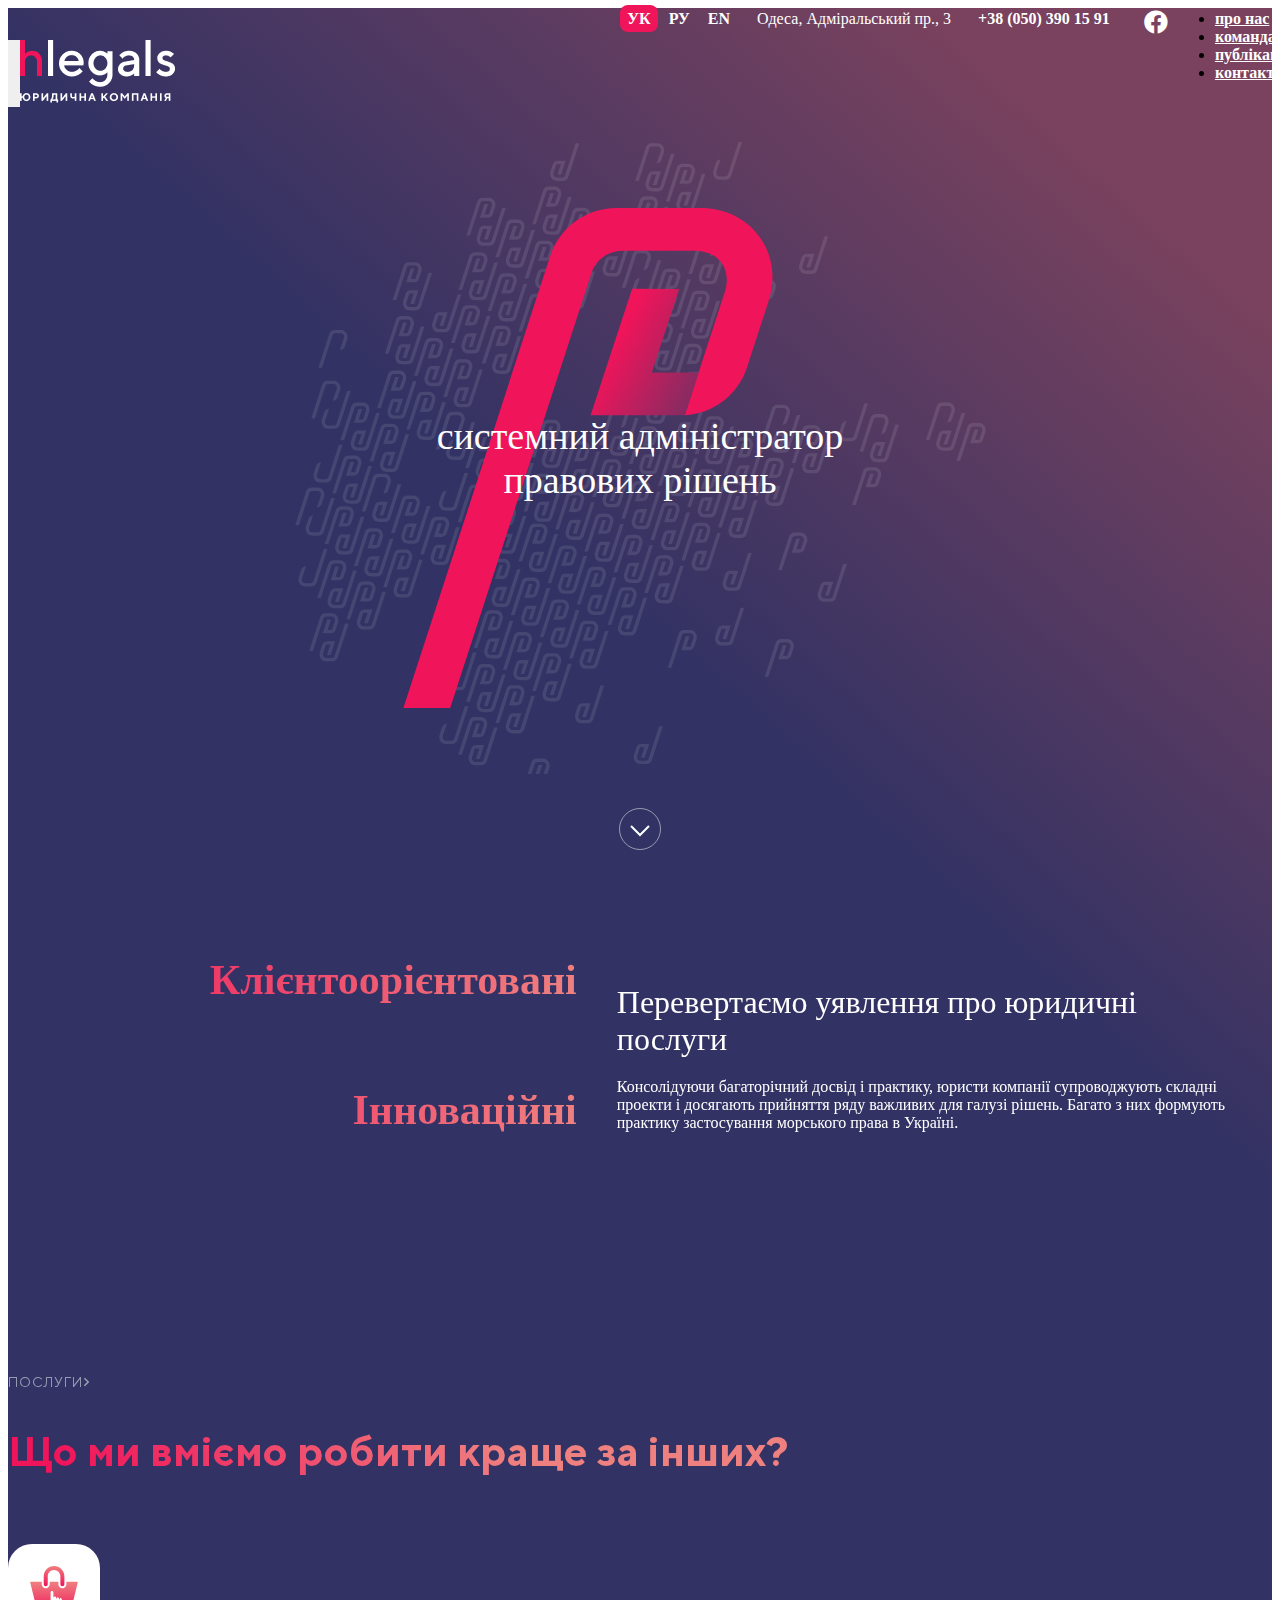
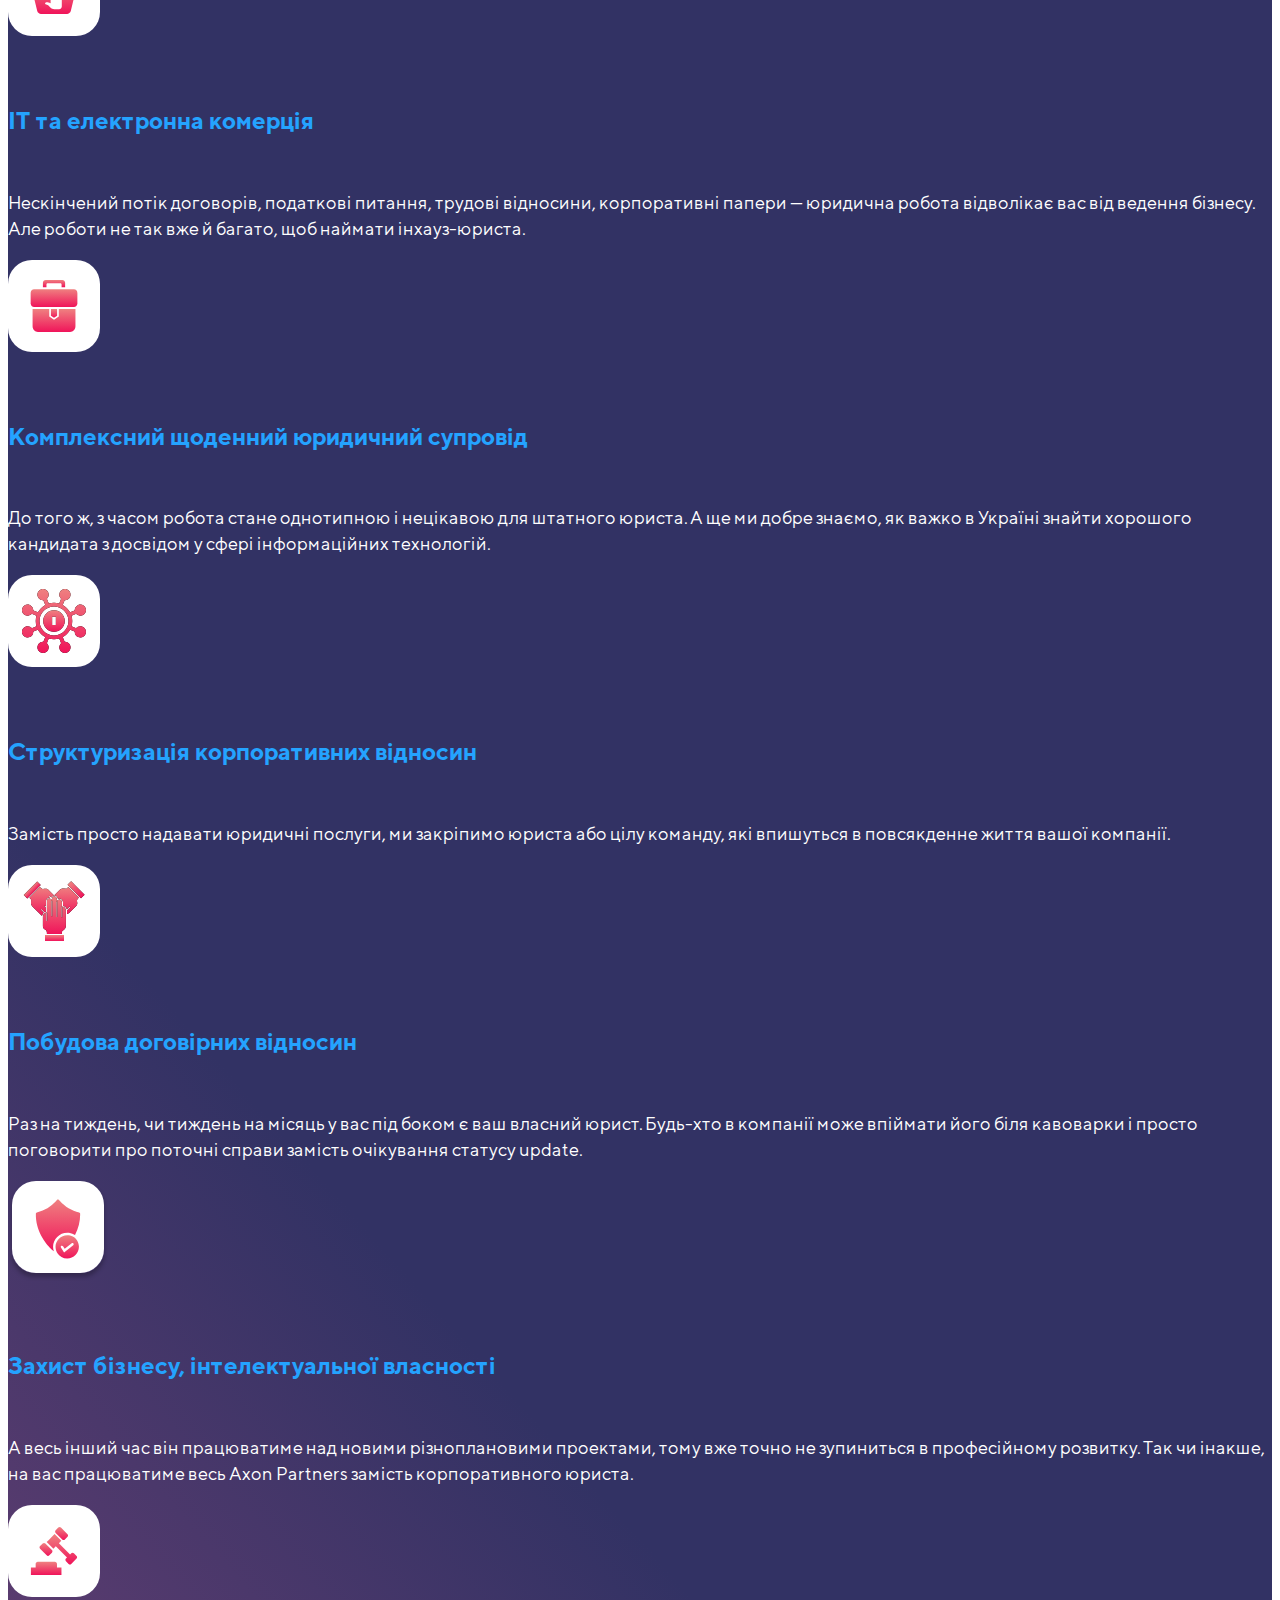
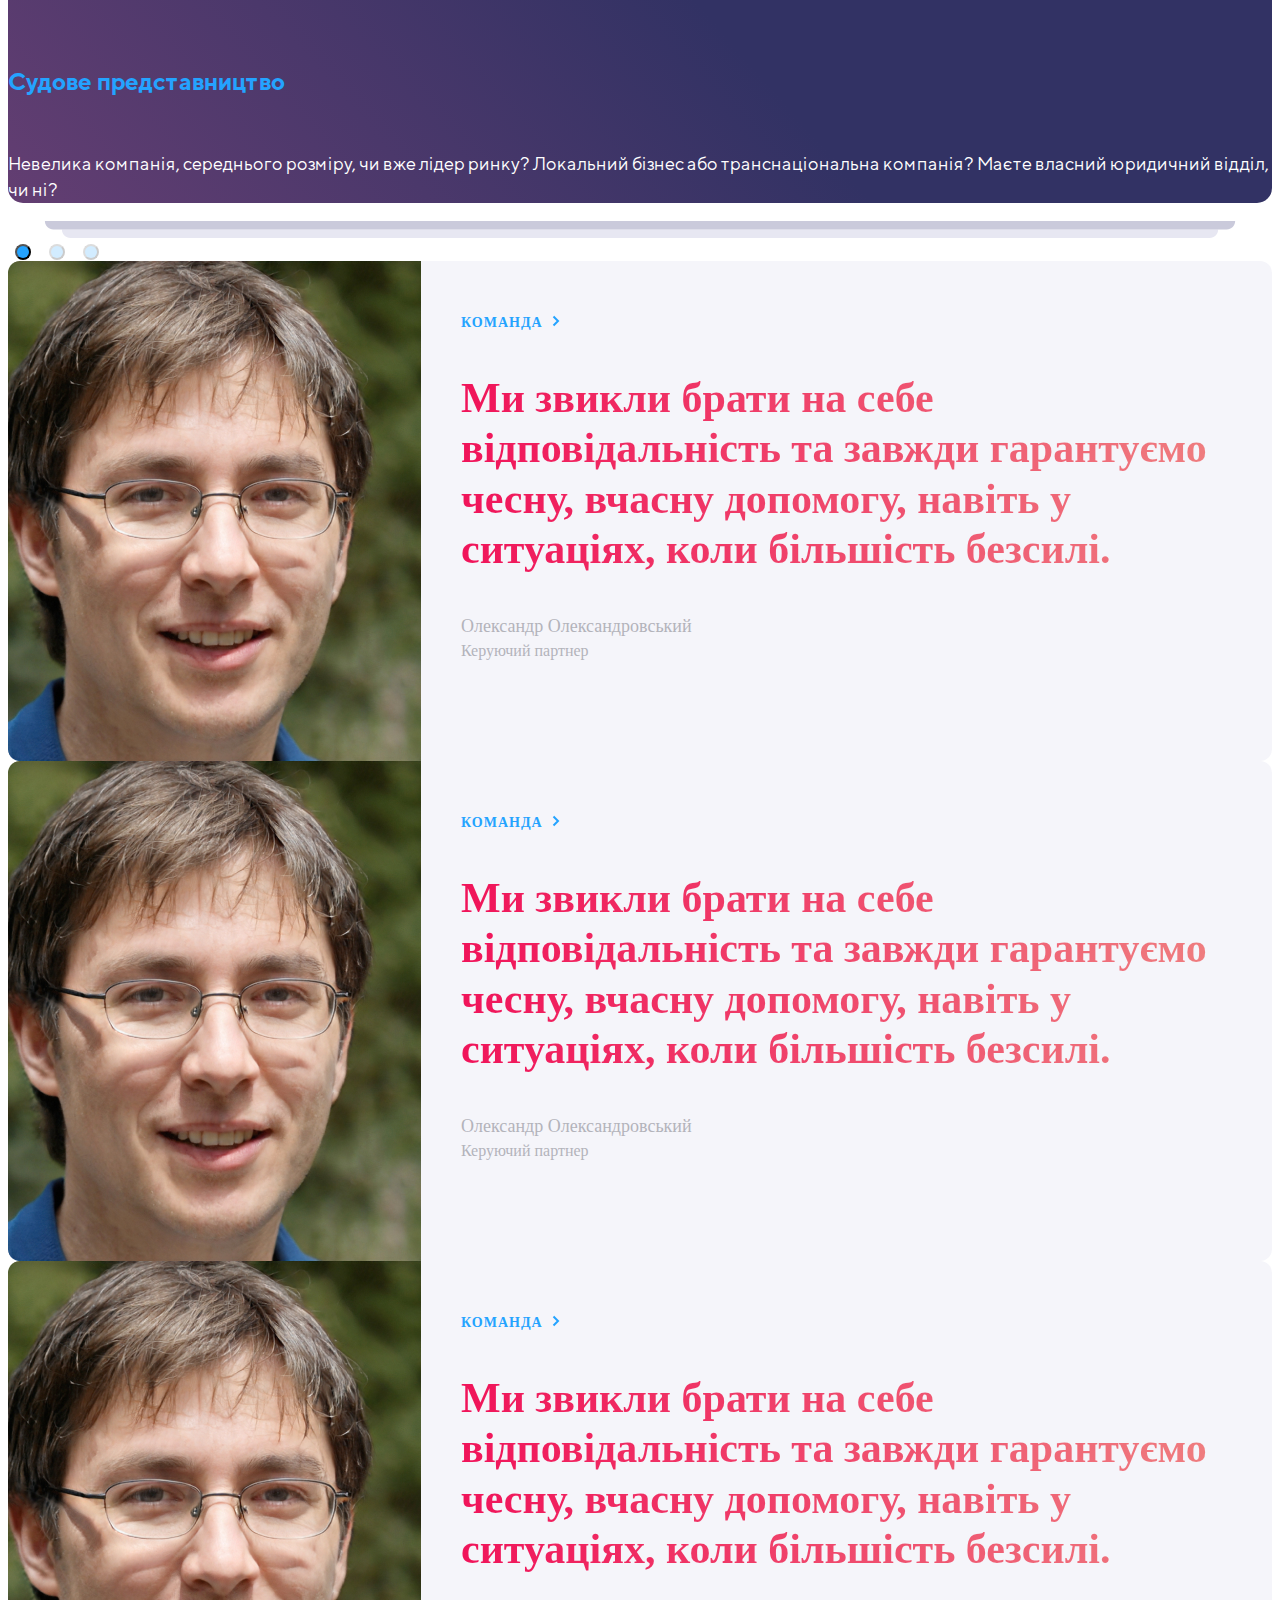
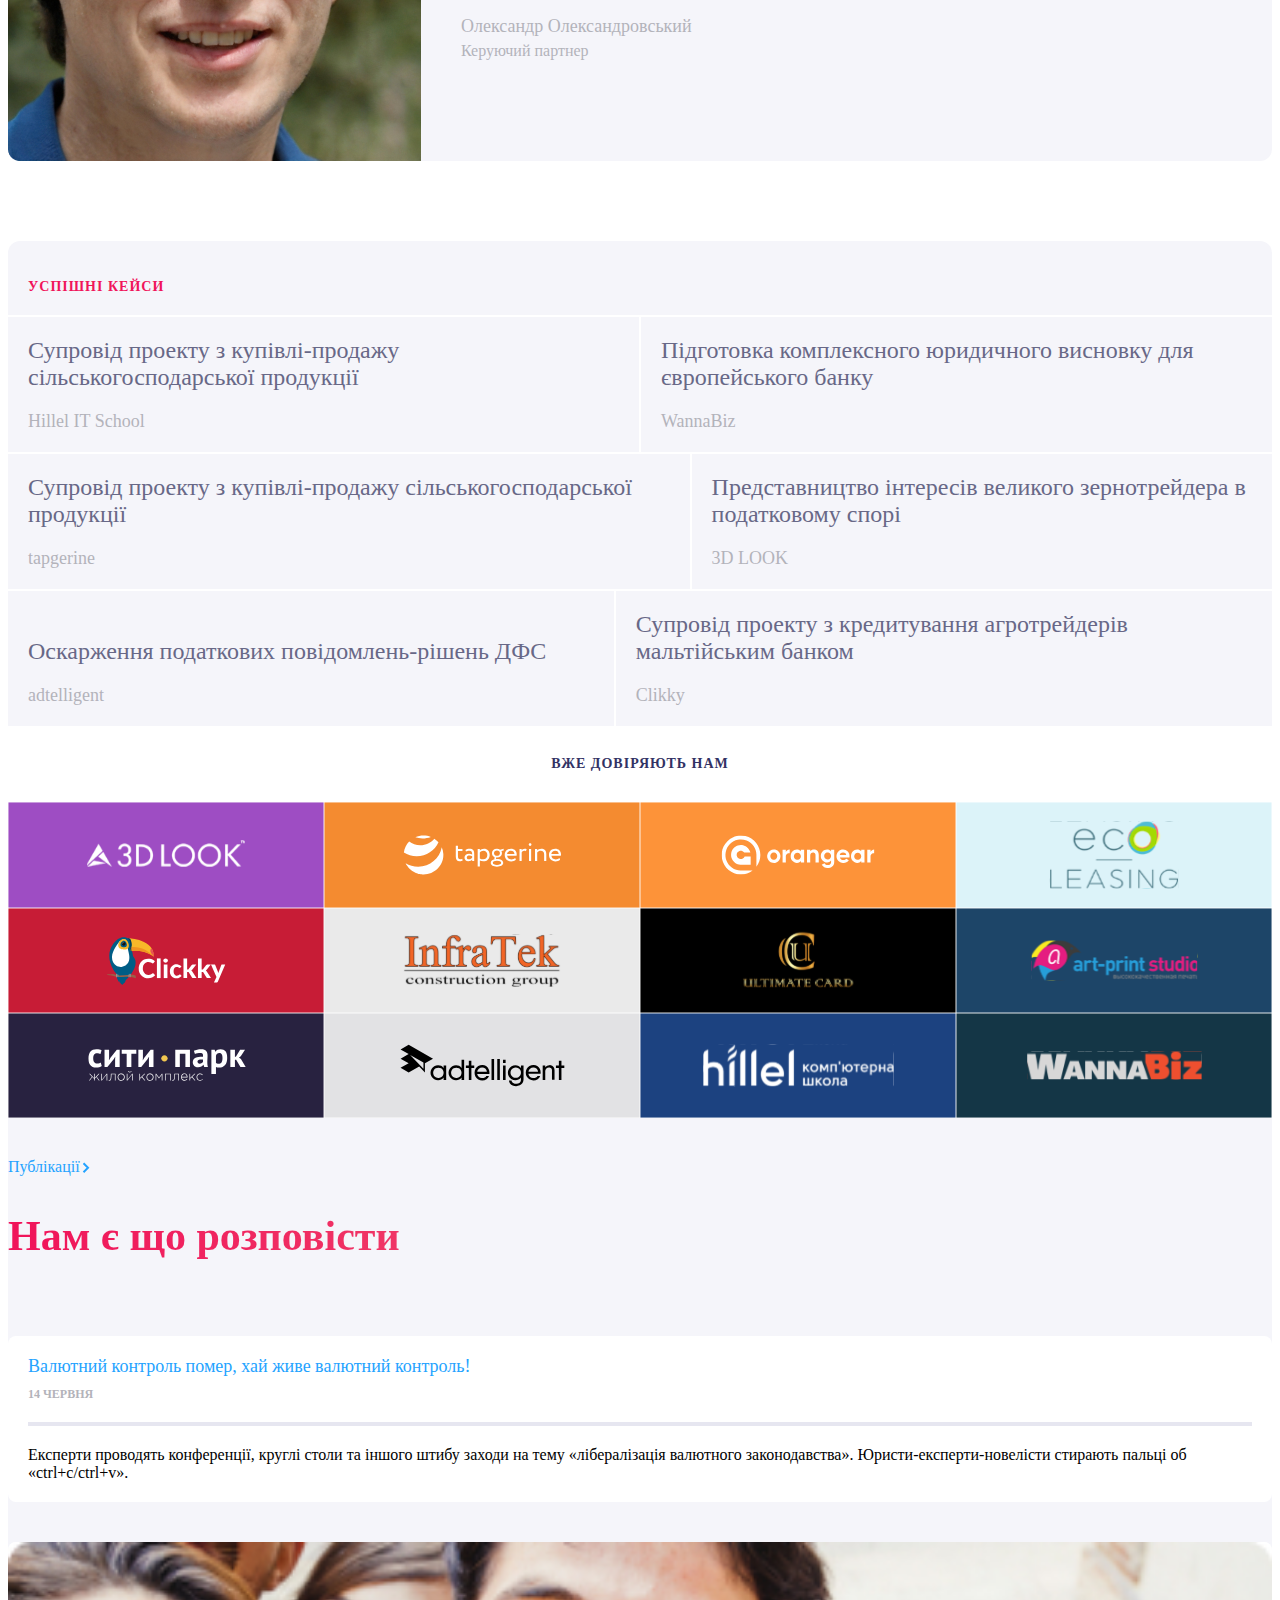
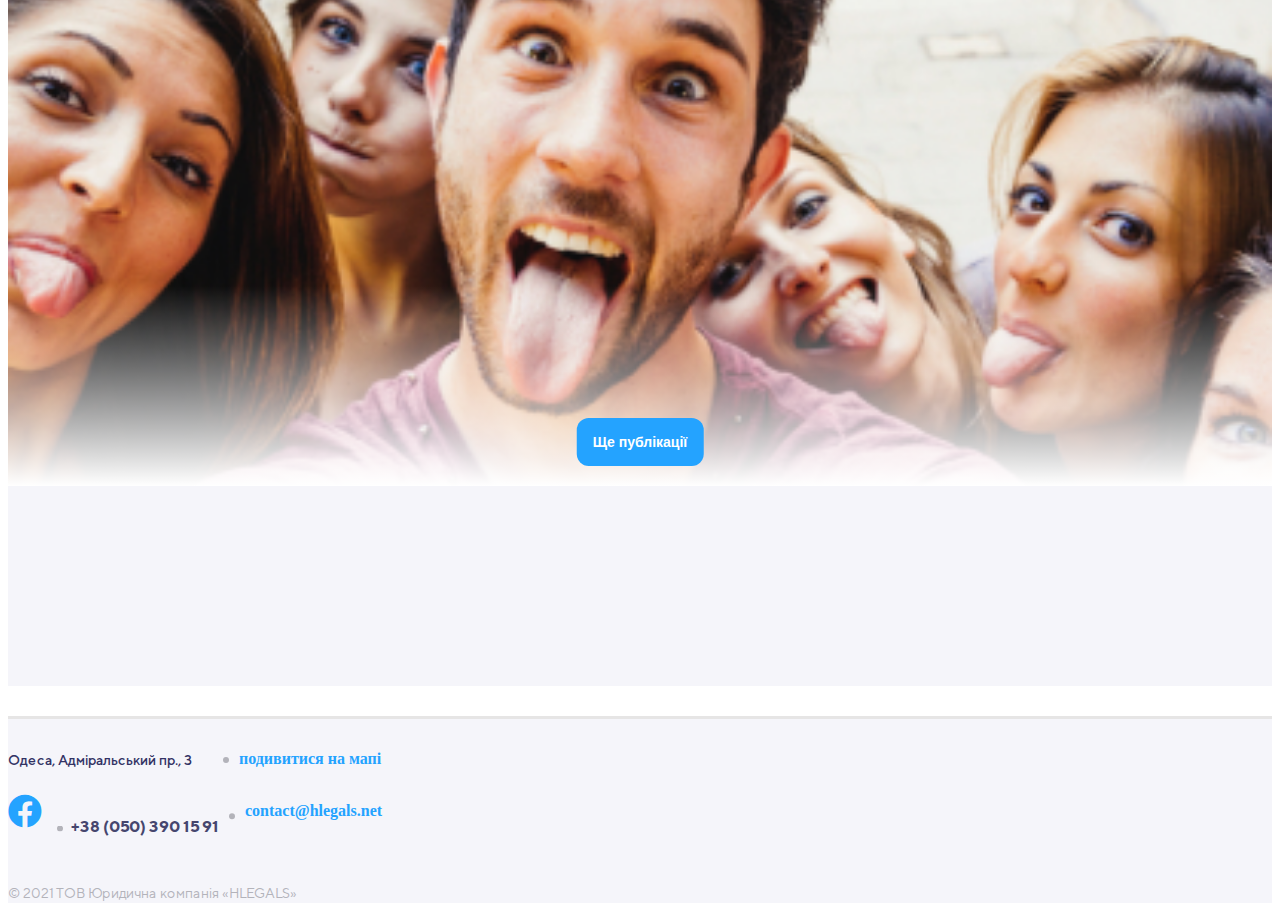
<file: index.html>
<!DOCTYPE html>
<html lang="en">

<head>
  <meta charset="UTF-8">
  <meta http-equiv="X-UA-Compatible" content="IE=edge">
  <meta name="viewport" content="width=device-width, initial-scale=1.0">
  <link href="https://cdn.jsdelivr.net/npm/bootstrap@5.1.0/dist/css/bootstrap.min.css" rel="stylesheet"
    integrity="sha384-KyZXEAg3QhqLMpG8r+8fhAXLRk2vvoC2f3B09zVXn8CA5QIVfZOJ3BCsw2P0p/We" crossorigin="anonymous">
  <link rel="stylesheet" href="https://unpkg.com/swiper/swiper-bundle.min.css" />
  <link rel="stylesheet" href="./css/style.css">
  <link rel="stylesheet" href="./css/all.min.css">
  <link rel="stylesheet" href="./scss/style.scss">
  <title>Hlegals</title>
</head>

<body>
  <nav class="navbar navbar-expand-lg navbar-light navbar-absolute">
    <div class="container navbar-flex">
      <ul class="navbar-top-line">
        <li class="navbar-top-line-item navbar-top-line-lang">
          <a href="" class="active">УК</a>
          <a href="">РУ</a>
          <a href="">EN</a>
        </li>
        <li class="navbar-top-line-item">
          Одеса, Адміральський пр., 3
        </li>
        <li class="navbar-top-line-item">
          <a href="tel:+38 (050) 390 15 91">+38 (050) 390 15 91</a></a>
        </li>
        <li class="navbar-top-line-item">
          <a href="#">
            <i class="fab fa-facebook"></i>
          </a>
        </li>

      </ul>
      <a class="navbar-brand" href="#"><img src="./img/logo.png" alt=""></a>
      <button class="navbar-toggler" type="button" data-bs-toggle="collapse" data-bs-target="#navbarSupportedContent"
        aria-controls="navbarSupportedContent" aria-expanded="false" aria-label="Toggle navigation">
        <span class="navbar-toggler-icon"></span>
      </button>
      <div class="collapse navbar-collapse" id="navbarSupportedContent">
        <ul class="navbar-nav ms-auto mb-2 mb-lg-0">
          <li class="nav-item">
            <a class="nav-link" href="./about/index.html">про нас</a>
          </li>
          <li class="nav-item">
            <a class="nav-link" href="./sec-html/index.html">команда</a>
          </li>
          <li class="nav-item">
            <a class="nav-link" href="./publications/index.html">публікації</a>
          </li>
          <li class="nav-item">
            <a class="nav-link" href="./contacts/index.html">контакти</a>
          </li>
        </ul>
      </div>
    </div>
  </nav>

  <section class="intro-sect">
    <div class="intro-main-text">
      <h1 class="home-h1">системний адміністратор правових рішень</h1>
      <img src="./img/symbol-Long-leg.svg" class="intro-main-logo" alt="">
    </div>
    <img src="./img/scroll-down.svg" class="intro-scroll-down" alt="">

    <div class="container">
      <div class="vert-slider-container">
        <div class="swiper vert-left">
          <div class="swiper-wrapper">
            <div class="swiper-slide">
              <h2 class="h2">Послідовні</h2>
            </div>
            <div class="swiper-slide">
              <h2 class="h2">Клієнтоорієнтовані</h2>
            </div>
            <div class="swiper-slide">
              <h2 class="h2">Інноваційні</h2>
            </div>
            <div class="swiper-slide">
              <h2 class="h2">Бізнес-орієнтовані
                юристи</h2>
            </div>
          </div>
        </div>
        <div class="swiper vert-right">
          <div class="swiper-wrapper">
            <div class="swiper-slide">
              <div class="vert-slider-content">
                <p class="vert-slider-heading">Перевертаємо уявлення про юридичні послуги</p>
              <p class="vert-slider-text">Консолідуючи багаторічний досвід і практику, юристи компанії супроводжують
                складні
                проекти і досягають прийняття ряду важливих для галузі рішень. Багато з них формують практику
                застосування
                морського права в Україні.</p>
              </div>
            </div>
            <div class="swiper-slide">
              <div class="vert-slider-content">
                <p class="vert-slider-heading">2 Перевертаємо уявлення про юридичні послуги</p>
              <p class="vert-slider-text">Консолідуючи багаторічний досвід і практику, юристи компанії супроводжують
                складні
                проекти і досягають прийняття ряду важливих для галузі рішень. Багато з них формують практику
                застосування
                морського права в Україні.</p>
              </div>
            </div>
            <div class="swiper-slide">
              <div class="vert-slider-content">
                <p class="vert-slider-heading">3 Перевертаємо уявлення про юридичні послуги</p>
                <p class="vert-slider-text">Консолідуючи багаторічний досвід і практику, юристи компанії супроводжують
                  складні
                  проекти і досягають прийняття ряду важливих для галузі рішень. Багато з них формують практику
                  застосування
                  морського права в Україні.</p>
              </div>            
            </div>
            <div class="swiper-slide">
              <div class="vert-slider-content">
                <p class="vert-slider-heading">4 Перевертаємо уявлення про юридичні послуги</p>
              <p class="vert-slider-text">Консолідуючи багаторічний досвід і практику, юристи компанії супроводжують
                складні
                проекти і досягають прийняття ряду важливих для галузі рішень. Багато з них формують практику
                застосування
                морського права в Україні.</p>
              </div>             
            </div>
          </div>

        </div>
      </div>
    </div>
  </section>

  <div class="sho-bg sho-bg2">
    <div class="container custom-conteiner">
      <div>
        <p class="sho-pos">послуги</p>
        <h2 class="sho-h2">Що ми вміємо робити краще за інших?</h2>
      </div>
      <div class="row gy-5">
        <div class="col-md-4 col-sm-6">
          <img class="sho-icon" src="./img/sho-icon1.svg" alt="">
          <h6 class="sho-h6">IT та електронна комерція</h6>
          <p class="sho-p">Нескінчений потік договорів, податкові питання, трудові відносини, корпоративні папери —
            юридична робота відволікає вас від ведення бізнесу. Але роботи не так вже й багато, щоб наймати
            інхауз-юриста. </p>
        </div>
        <div class="col-md-4 col-sm-6">
          <img class="sho-icon" src="./img/sho-icon2.svg" alt="">
          <h6 class="sho-h6">Комплексний щоденний
            юридичний супровід</h6>
          <p class="sho-p">До того ж, з часом робота стане однотипною і нецікавою для штатного юриста. А ще ми добре
            знаємо, як важко в Україні знайти хорошого кандидата з досвідом у сфері інформаційних технологій.</p>
        </div>
        <div class="col-md-4 col-sm-6">
          <img class="sho-icon" src="./img/sho-icon3.svg" alt="">
          <h6 class="sho-h6">Структуризація корпоративних відносин</h6>
          <p class="sho-p">Замість просто надавати юридичні послуги, ми закріпимо юриста або цілу команду, які впишуться
            в повсякденне життя вашої компанії. </p>
        </div>
        <div class="col-md-4 col-sm-6">
          <img class="sho-icon" src="./img/sho-icon4.svg" alt="">
          <h6 class="sho-h6">Побудовa договірних відносин</h6>
          <p class="sho-p">Раз на тиждень, чи тиждень на місяць у вас під боком є ваш власний юрист. Будь-хто в компанії
            може впіймати його біля кавоварки і просто поговорити про поточні справи замість очікування статусу update.
          </p>
        </div>
        <div class="col-md-4 col-sm-6">
          <img class="sho-icon" src="./img/sho-icon5.svg" alt="">
          <h6 class="sho-h6">Захист бізнесу, інтелектуальної власності</h6>
          <p class="sho-p">А весь інший час він працюватиме над новими різноплановими проектами, тому вже точно не
            зупиниться в професійному розвитку. Так чи інакше, на вас працюватиме весь Axon Partners замість
            корпоративного юриста.</p>
        </div>
        <div class="col-md-4 col-sm-6">
          <img class="sho-icon" src="./img/sho-icon6.svg" alt="">
          <h6 class="sho-h6">Судове представництво</h6>
          <p class="sho-p">Невелика компанія, середнього розміру, чи вже лідер ринку? Локальний бізнес або
            транснаціональна компанія? Маєте власний юридичний відділ, чи ні?</p>
        </div>
      </div>
    </div>
  </div>

  <section class="team-sect" id="team">
    <div class="container">
      <div id="carouselExampleIndicators" class="carousel slide" data-bs-ride="carousel">
        <div class="carousel-indicators">
          <button type="button" data-bs-target="#carouselExampleIndicators" data-bs-slide-to="0" class="active"
            aria-current="true" aria-label="Slide 1"></button>
          <button type="button" data-bs-target="#carouselExampleIndicators" data-bs-slide-to="1"
            aria-label="Slide 2"></button>
          <button type="button" data-bs-target="#carouselExampleIndicators" data-bs-slide-to="2"
            aria-label="Slide 3"></button>
        </div>
        <div class="carousel-inner">
          <div class="carousel-item active">

            <div class="carousel-team-slide">
              <img src="./img/main-team-img-ivanov.jpg" class="carousel-team-img" alt="">
              <div class="carousel-team-text">
                <p class="carousel-team-subheading">команда</p>
                <p class="carousel-team-heading">Ми звикли брати на себе відповідальність та завжди гарантуємо чесну,
                  вчасну допомогу, навіть у ситуаціях, коли більшість безсилі.</p>
                <div class="carousel-team-text-info">
                  <div class="carousel-team-img-small">
                    <img src="./img/main-team-image-small.png" alt="">
                  </div>
                  <div class="carousel-team-workplace">
                    <div class="carousel-team-text-role">
                      <p class="carousel-team-name">Олександр Олександровський</p>
                      <p class="carousel-team-role">Керуючий партнер</p>
                    </div>
                  </div>
                </div>
              </div>

            </div>
          </div>
          <div class="carousel-item">

            <div class="carousel-team-slide">
              <img src="./img/main-team-img-ivanov.jpg" class="carousel-team-img" alt="">
              <div class="carousel-team-text">
                <p class="carousel-team-subheading">команда</p>
                <p class="carousel-team-heading">Ми звикли брати на себе відповідальність та завжди гарантуємо чесну,
                  вчасну допомогу, навіть у ситуаціях, коли більшість безсилі.</p>
                <div class="carousel-team-text-info">
                  <div class="carousel-team-img-small">
                    <img src="./img/main-team-image-small.png" alt="">
                  </div>
                  <div class="carousel-team-workplace">
                    <div class="carousel-team-text-role">
                      <p class="carousel-team-name">Олександр Олександровський</p>
                      <p class="carousel-team-role">Керуючий партнер</p>
                    </div>
                  </div>
                </div>
              </div>
            </div>
          </div>

          <div class="carousel-item">

            <div class="carousel-team-slide">
              <img src="./img/main-team-img-ivanov.jpg" class="carousel-team-img" alt="">
              <div class="carousel-team-text">
                <p class="carousel-team-subheading">команда</p>
                <p class="carousel-team-heading">Ми звикли брати на себе відповідальність та завжди гарантуємо чесну,
                  вчасну допомогу, навіть у ситуаціях, коли більшість безсилі.</p>

                <div class="carousel-team-text-info">
                  <div class="carousel-team-img-small">
                    <img src="./img/main-team-image-small.png" alt="">
                  </div>
                </div>
                <div class="carousel-team-workplace">
                  <div class="carousel-team-text-role">
                    <p class="carousel-team-name">Олександр Олександровський</p>
                    <p class="carousel-team-role">Керуючий партнер</p>
                  </div>
                </div>

              </div>
            </div>

          </div>
        </div>
      </div>
    </div>
  </section>

  <section class="cases-sect">
    <div class="container">
      <div class="cases-sect-subheading">
        <h4 class="section-subheading">Успішні кейси</h4>
      </div>
      <div class="cases-sect-cards">
        <div class="cases-card-item">
          <a href="" class="cases-card-item-link">Супровід проекту з купівлі-продажу сільськогосподарської продукції</a>
          <p class="cases-card-item-company">Hillel IT School</p>
        </div>
        <div class="cases-card-item">
          <a href="" class="cases-card-item-link">Підготовка комплексного юридичного висновку для європейського
            банку</a>
          <p class="cases-card-item-company">WannaBiz</p>
        </div>
        <div class="cases-card-item">
          <a href="" class="cases-card-item-link">Супровід проекту з купівлі-продажу сільськогосподарської продукції</a>
          <p class="cases-card-item-company">tapgerine</p>
        </div>
        <div class="cases-card-item">
          <a href="" class="cases-card-item-link">Представництво інтересів великого зернотрейдера в податковому
            спорі</a>
          <p class="cases-card-item-company">3D LOOK</p>
        </div>
        <div class="cases-card-item">
          <a href="" class="cases-card-item-link">Оскарження податкових повідомлень-рішень ДФС</a>
          <p class="cases-card-item-company">adtelligent</p>
        </div>
        <div class="cases-card-item">
          <a href="" class="cases-card-item-link">Супровід проекту з кредитування агротрейдерів мальтійським банком</a>
          <p class="cases-card-item-company">Clikky</p>
        </div>
      </div>
    </div>
  </section>

  <section class="logo-sect">
    <h3 class="section-heading">Вже довіряють нам</h3>
    <div class="logo-container">
      <img src="./img/item1.svg" alt="" class="logo-sect-img">
      <img src="./img/item2.svg" alt="" class="logo-sect-img">
      <img src="./img/item3.svg" alt="" class="logo-sect-img">
      <img src="./img/item4.svg" alt="" class="logo-sect-img">
      <img src="./img/item5.svg" alt="" class="logo-sect-img">
      <img src="./img/item6.svg" alt="" class="logo-sect-img">
      <img src="./img/item7.svg" alt="" class="logo-sect-img">
      <img src="./img/item8.svg" alt="" class="logo-sect-img">
      <img src="./img/item9.svg" alt="" class="logo-sect-img">
      <img src="./img/item10.svg" alt="" class="logo-sect-img">
      <img src="./img/item11.svg" alt="" class="logo-sect-img">
      <img src="./img/item12.svg" alt="" class="logo-sect-img">
    </div>
  </section>


  <section class="publications-sect">
    <div class="container">
      <a href=# class="it-link">Публікації</a>
      <h2 class="h2">Нам є що розповісти</h2>
      <div class="publications-container">
        <div class="publications-list">
          <div class="row">
            <div class="col-md-4">
              <div class="publication-item">
                <div class="publication-item-text">
                  <div class="publication-item-top">
                    <a class="publication-item-heading" href="#">
                      Валютний контроль помер, хай живе валютний контроль!
                    </a>
                    <time class="publication-item-date">14 червня</time>
                  </div>
                  <p>Експерти проводять конференції, круглі столи та іншого штибу заходи на тему «лібералізація валютного
                    законодавства». Юристи-експерти-новелісти стирають пальці об «ctrl+c/ctrl+v».</p>
                </div>  
              </div>
              <div class="publication-item">
                <a href="">
                  <img src="./img/publications-img1.jpg" class="publication-item-img" alt="">
                </a>
                <div class="publication-item-text">
                  <div class="publication-item-top">
                    <a class="publication-item-heading" href="#">
                      Валютний контроль помер, хай живе валютний контроль!
                    </a>
                    <time class="publication-item-date">14 червня</time>
                  </div>
                  <p>Експерти проводять конференції, круглі столи та іншого штибу заходи на тему «лібералізація
                    валютного законодавства». Юристи-експерти-новелісти стирають пальці об «ctrl+c/ctrl+v».</p>
                </div>
              </div>
            </div>
            <div class="col-md-4">
              <div class="publication-item">
                <a href="">
                  <img src="./img/publications-img2.jpg" class="publication-item-img" alt="">
                </a>
                <div class="publication-item-text">
                  <div class="publication-item-top">
                    <a class="publication-item-heading" href="#">
                      Equity associate
                    </a>
                    <time class="publication-item-date">22 квітня</time>
                  </div>
                  <p>На проектах я джун. При цьому я співвласник юридичної фірми. Як це відбулося. Перед вступом батьки
                    мені казали, що якщо буду…</p>
                </div>
              </div>
              <div class="publication-item">
                <a href="">
                  <img src="./img/publications-img3.jpg" class="publication-item-img" alt="">
                </a>
                <div class="publication-item-text">
                  <div class="publication-item-top">
                    <a class="publication-item-heading" href="#">
                      Валютний контроль помер, хай живе валютний контроль!
                    </a>
                    <time class="publication-item-date">14 червня</time>
                  </div>
                  <p>Експерти проводять конференції, круглі столи та іншого штибу заходи на тему «лібералізація
                    валютного законодавства». Юристи-експерти-новелісти стирають пальці об «ctrl+c/ctrl+v».</p>
                </div>
              </div>
            </div>
            <div class="col-md-4">
              <div class="publication-item">
                <a href="">
                  <img src="./img/publications-img4.jpg" class="publication-item-img" alt="">
                </a>
                <div class="publication-item-text">
                  <div class="publication-item-top">
                    <a class="publication-item-heading" href="#">
                      Штраф для «Корпорації добра»: що буде з Google та іншими за порушення GDPR
                    </a>
                    <time class="publication-item-date">29 вересня</time>
                  </div>
                  <p>Експерти проводять конференції, круглі столи та іншого штибу заходи на тему «лібералізація
                    валютного законодавства». Юристи-експерти-новелісти стирають пальці об «ctrl+c/ctrl+v».</p>
                </div>
              </div>
              <div class="publication-item">
                <a href="">
                  <img src="./img/publications-img5.jpg" class="publication-item-img" alt="">
                </a>
                <div class="publication-item-text">
                  <div class="publication-item-top">
                    <a class="publication-item-heading" href="#">
                      Валютний контроль помер, хай живе валютний контроль!
                    </a>
                    <time class="publication-item-date">14 червня</time>
                  </div>
                  <p>І чому стягнення у 50 млн євро може стати доленосним прецедентом За матеріалами Mind.ua 21 січня
                    Національна комісія із захисту даних.</p>
                </div>
              </div>
            </div>
          </div>
        </div>
        <button class="publications-more">Ще публікації</button>
      </div>
    </div>
  </section>


  <div class="sticky-top">
    <div class="container custom-conteiner bg-con">
      <div class="bor">
        <div class="row">
          <div class="col-md-9 face">
            <div class="od-col">
              <p class="odes">Одеса, Адміральський пр., 3 </p>
              <img class="dot1" src="./img/new-dot-separator.svg" alt=""> <a class="link link1" href="#">подивитися на
                мапі</a>
            </div>
            <div class="face-col">
              <a href="#"><i class="fab fa-facebook fa-log"></i></a>
              <p class="tel"> <img class="dot2" src="./img/new-dot-separator.svg" alt=""> +38 (050) 390 15 91</p>
              <img class="dot dot3" src="./img/new-dot-separator.svg" alt=""> <a class="link"
                href="#">contact@hlegals.net</a>
            </div>
          </div>
          <div class="col-md-3">
            <div class="w-tov">
              <p class="tov">© 2021 ТОВ Юридична компанія «HLEGALS»</p>
            </div>
          </div>
        </div>
      </div>
    </div>
  </div>



  <script src="https://cdn.jsdelivr.net/npm/bootstrap@5.1.0/dist/js/bootstrap.bundle.min.js"
    integrity="sha384-U1DAWAznBHeqEIlVSCgzq+c9gqGAJn5c/t99JyeKa9xxaYpSvHU5awsuZVVFIhvj" crossorigin="anonymous">
  </script>
  <script src="https://code.jquery.com/jquery-3.6.0.min.js"
    integrity="sha256-/xUj+3OJU5yExlq6GSYGSHk7tPXikynS7ogEvDej/m4=" crossorigin="anonymous"></script>
  <script src="https://unpkg.com/swiper/swiper-bundle.min.js">
  </script>
  <script src="./js/scripts.js"></script>

</body>

</html>
</file>
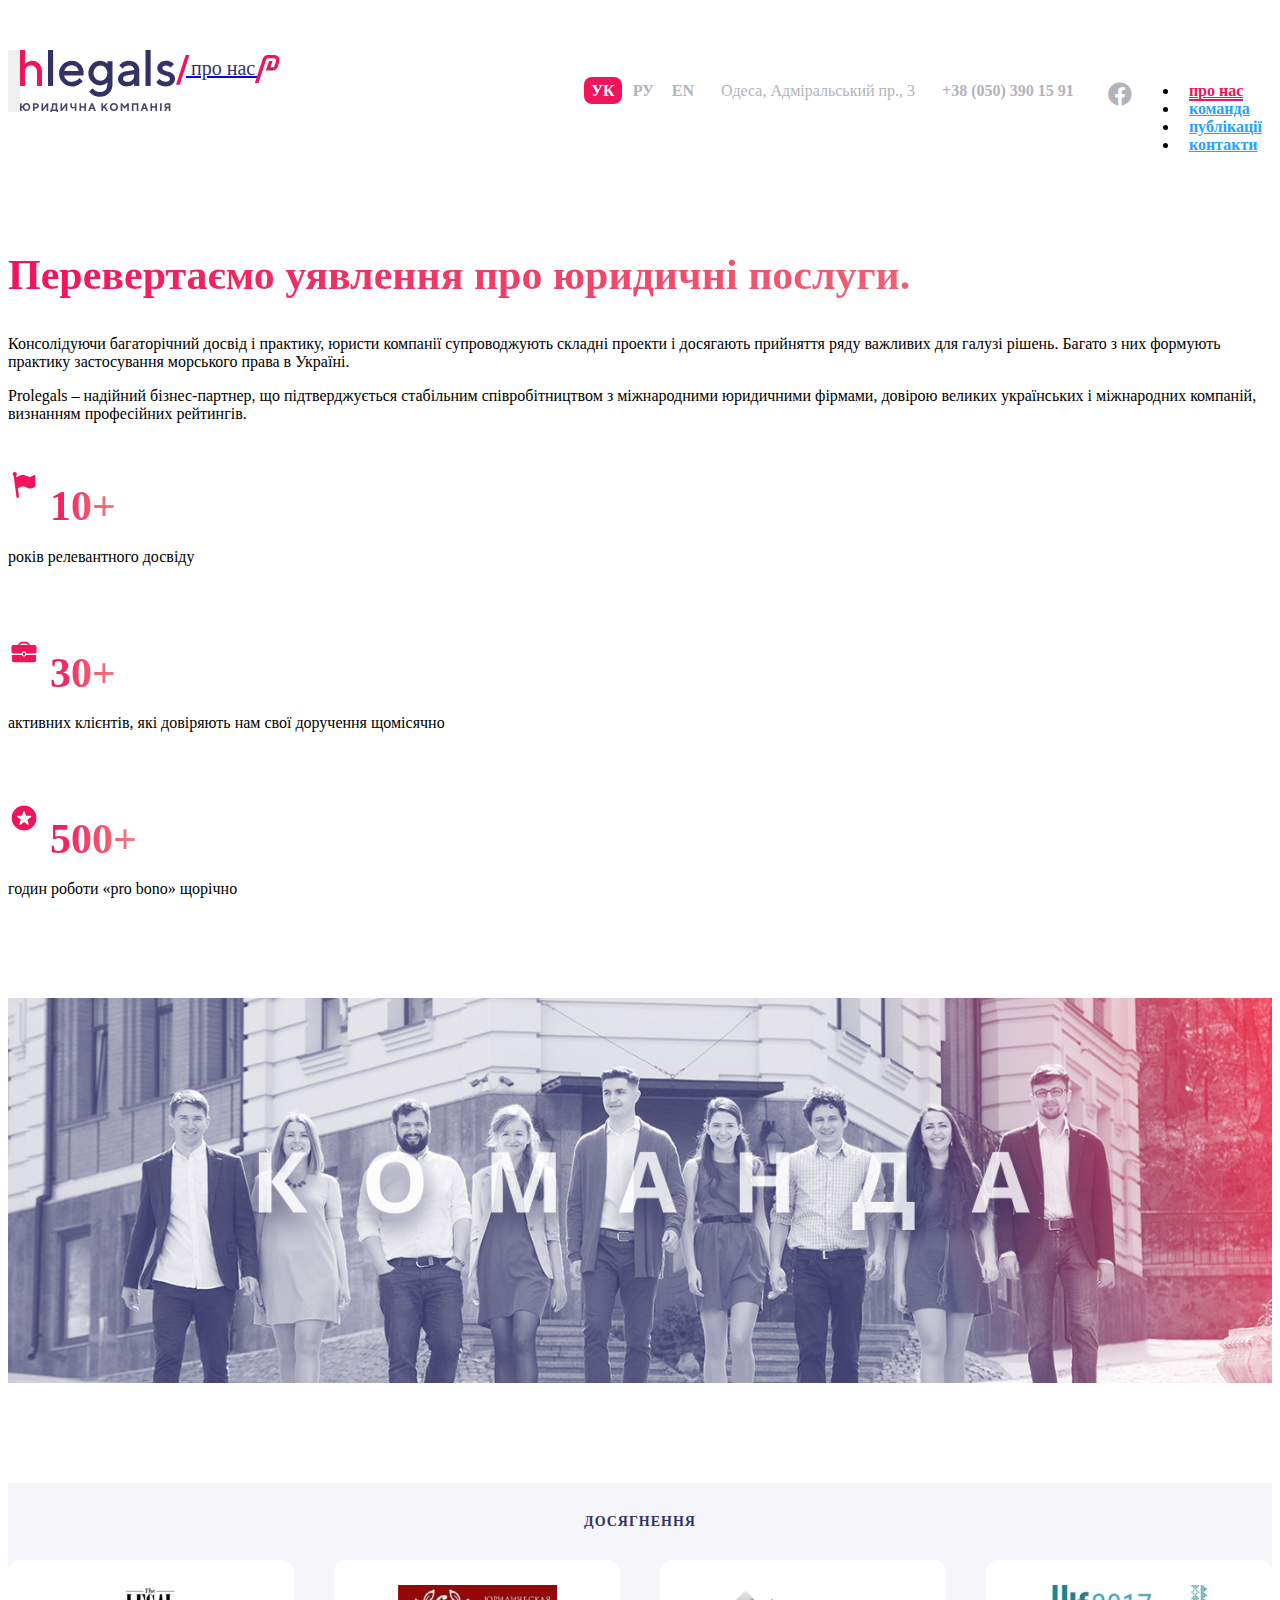
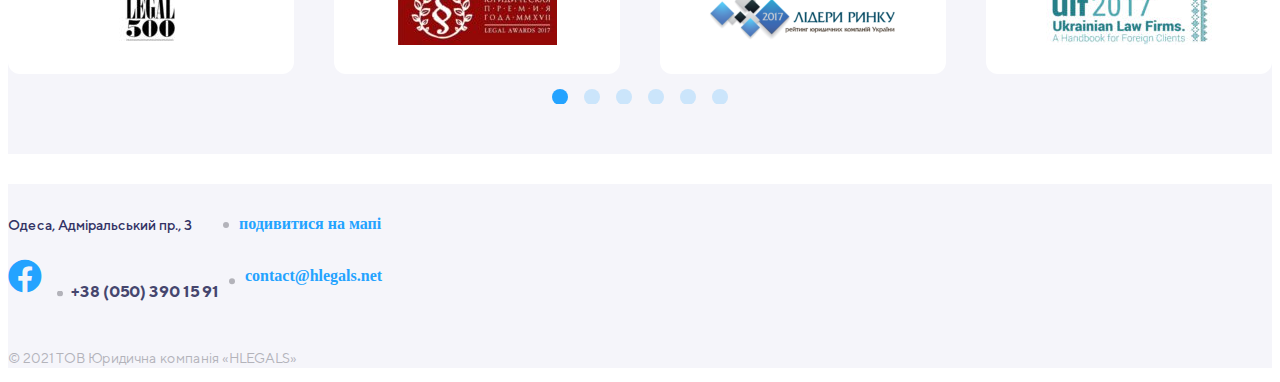
<file: about/index.html>
<!DOCTYPE html>
<html lang="en">

<head>
  <meta charset="UTF-8">
  <meta http-equiv="X-UA-Compatible" content="IE=edge">
  <meta name="viewport" content="width=device-width, initial-scale=1.0">
  <link href="https://cdn.jsdelivr.net/npm/bootstrap@5.1.0/dist/css/bootstrap.min.css" rel="stylesheet"
    integrity="sha384-KyZXEAg3QhqLMpG8r+8fhAXLRk2vvoC2f3B09zVXn8CA5QIVfZOJ3BCsw2P0p/We" crossorigin="anonymous">
  <link rel="stylesheet" href="https://unpkg.com/swiper/swiper-bundle.min.css" />
  <link rel="stylesheet" href="../css/style.css">
  <link rel="stylesheet" href="../css/all.min.css">
  <title>Hlegals</title>
</head>

<body class="second-page">
  <nav class="navbar navbar-expand-lg navbar-light navbar-absolute">
    <div class="container navbar-flex">
      <ul class="navbar-top-line">
        <li class="navbar-top-line-item navbar-top-line-lang">
          <a href="" class="active">УК</a>
          <a href="">РУ</a>
          <a href="">EN</a>
        </li>
        <li class="navbar-top-line-item">
          Одеса, Адміральський пр., 3
        </li>
        <li class="navbar-top-line-item">
          <a href="tel:+38 (050) 390 15 91">+38 (050) 390 15 91</a></a>
        </li>
        <li class="navbar-top-line-item">
          <a href="#">
            <i class="fab fa-facebook"></i>
          </a>
        </li>

      </ul>
      <a class="navbar-brand" href="#">
        <img src="../img/logo-min.svg" alt="">
        <div class="navbar-brand-additional">
          про нас
        </div>
      </a>
      <button class="navbar-toggler" type="button" data-bs-toggle="collapse" data-bs-target="#navbarSupportedContent"
        aria-controls="navbarSupportedContent" aria-expanded="false" aria-label="Toggle navigation">
        <span class="navbar-toggler-icon"></span>
      </button>
      <div class="collapse navbar-collapse" id="navbarSupportedContent">
        <ul class="navbar-nav ms-auto mb-2 mb-lg-0">
          <li class="nav-item active">
            <a class="nav-link" href="../about/index.html">про нас</a>
          </li>
          <li class="nav-item">
            <a class="nav-link" href="../sec-html/index.html">команда</a>
          </li>
          <li class="nav-item">
            <a class="nav-link" href="../publications/index.html">публікації</a>
          </li>
          <li class="nav-item">
            <a class="nav-link" href="../contacts/index.html">контакти</a>
          </li>
        </ul>
      </div>
    </div>
  </nav>

  <div class="container">
    <div class="row">
      <div class="col-md-6 offset-md-1">
        <h2 class="h2">Перевертаємо уявлення про юридичні послуги.</h2>
        <p>Консолідуючи багаторічний досвід і практику, юристи компанії супроводжують складні проекти і досягають
          прийняття ряду важливих для галузі рішень. Багато з них формують практику застосування морського права в
          Україні.</p>
        <p>Prolegals – надійний бізнес-партнер, що підтверджується стабільним співробітництвом з міжнародними юридичними
          фірмами, довірою великих українських і міжнародних компаній, визнанням професійних рейтингів.</p>
      </div>
      <div class="col-md-4">
        <div class="about-achiev-point">
          <div class="about-achiev-point-top">
            <img src="../img/Experience.svg" class="about-achiev-point-img" alt="">
            <p class="about-achiev-point-heading">10+</p>
          </div>
          <p class="about-achiev-point-text">років релевантного досвіду</p>
        </div>
        <div class="about-achiev-point">
          <div class="about-achiev-point-top">
            <img src="../img/Clients.svg" class="about-achiev-point-img" alt="">
            <p class="about-achiev-point-heading">30+</p>
          </div>
          <p class="about-achiev-point-text">активних клієнтів, які довіряють нам свої доручення щомісячно</p>
        </div>
        <div class="about-achiev-point">
          <div class="about-achiev-point-top">
            <img src="../img/Pro-bono.svg" class="about-achiev-point-img" alt="">
            <p class="about-achiev-point-heading">500+</p>
          </div>
          <p class="about-achiev-point-text">годин роботи «pro bono» щорічно</p>
        </div>
      </div>
    </div>
  </div>

  <img src="../img/Photo-team.jpg" class="about-photo" alt="">

  <section class="achivement-sect">
    <h3 class="section-heading">Досягнення</h3>
    <div class="swiper achivement-slider">
      <!-- Additional required wrapper -->
      <div class="swiper-wrapper">
        <!-- Slides -->
        <div class="swiper-slide">
          <div class="achivement-item">
            <img src="../img/about-logo1.png" alt="">
          </div>
        </div>
        <div class="swiper-slide">
          <div class="achivement-item">
            <img src="../img/about-logo2.png" alt="">
          </div>
        </div>
        <div class="swiper-slide">
          <div class="achivement-item">
            <img src="../img/about-logo3.png" alt="">
          </div>
        </div>
        <div class="swiper-slide">
          <div class="achivement-item">
            <img src="../img/about-logo4.png" alt="">
          </div>
        </div>
        <div class="swiper-slide">
          <div class="achivement-item">
            <img src="../img/about-logo1.png" alt="">
          </div>
        </div>
        <div class="swiper-slide">
          <div class="achivement-item">
            <img src="../img/about-logo2.png" alt="">
          </div>
        </div>
      </div>
      <!-- If we need pagination -->
      <div class="swiper-pagination"></div>
    </div>
  </section>

  <div class="sticky-top">
    <div class="container custom-conteiner bg-con">
      <div class="bor-for-all">
        <div class="row">
          <div class="col-md-9 face">
            <div class="od-col">
              <p class="odes">Одеса, Адміральський пр., 3 </p>
              <img class="dot1" src="../img/new-dot-separator.svg" alt=""> <a class="link link1" href="#">подивитися на
                мапі</a>
            </div>
            <div class="face-col">
              <a href="#"><i class="fab fa-facebook fa-log"></i></a>
              <p class="tel"> <img class="dot2" src="../img/new-dot-separator.svg" alt=""> +38 (050) 390 15 91</p>
              <img class="dot dot3" src="../img/new-dot-separator.svg" alt=""> <a class="link"
                href="#">contact@hlegals.net</a>
            </div>
          </div>
          <div class="col-md-3">
            <div class="w-tov">
              <p class="tov">© 2021 ТОВ Юридична компанія «HLEGALS»</p>
            </div>
          </div>
        </div>
      </div>
    </div>
  </div>

  <script src="https://cdn.jsdelivr.net/npm/bootstrap@5.1.0/dist/js/bootstrap.bundle.min.js"
    integrity="sha384-U1DAWAznBHeqEIlVSCgzq+c9gqGAJn5c/t99JyeKa9xxaYpSvHU5awsuZVVFIhvj" crossorigin="anonymous">
  </script>


  <script src="https://unpkg.com/swiper/swiper-bundle.min.js">
  </script>

  <script src="../js/scripts.js"></script>

  <script>
    console.log("Hello World!")
  </script>
</body>

</html>
</file>
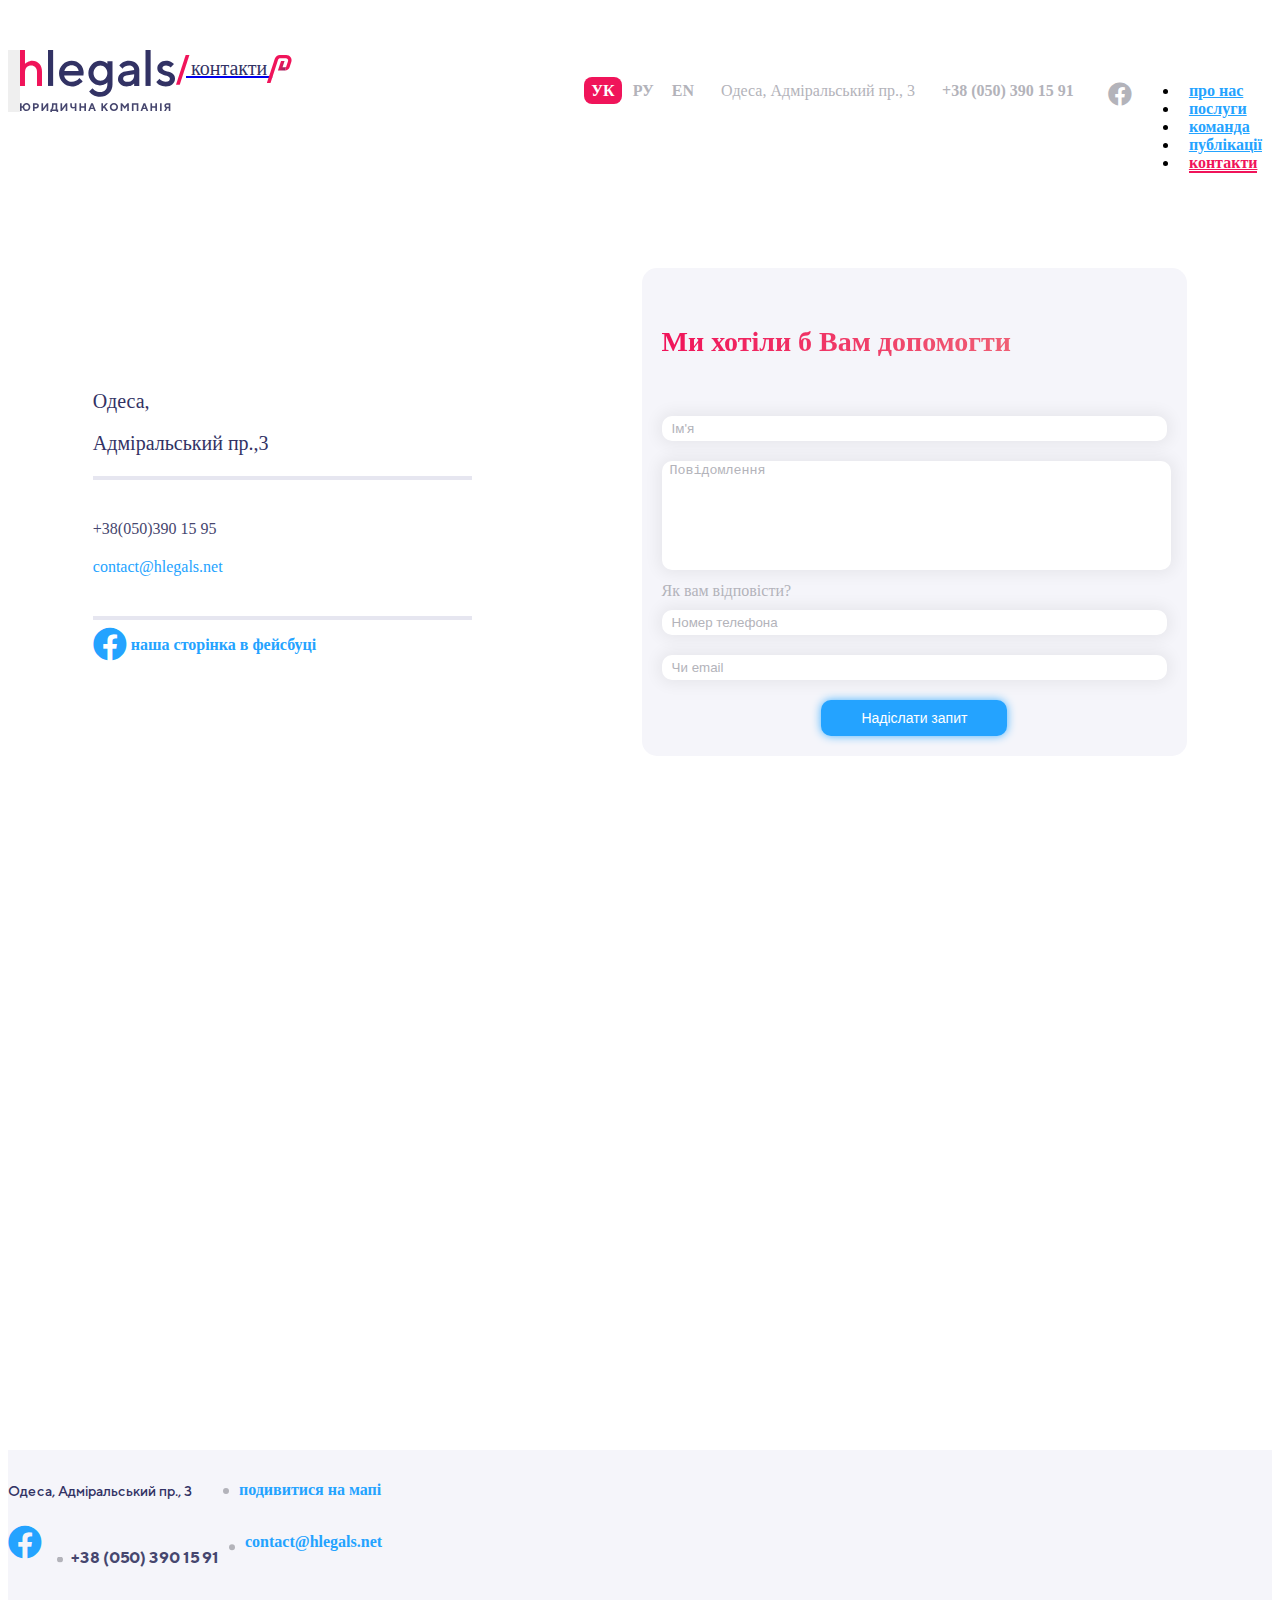
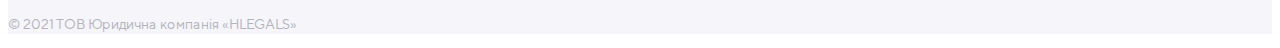
<file: contacts/index.html>
<!DOCTYPE html>
<html lang="en">

<head>
    <meta charset="UTF-8">
    <meta http-equiv="X-UA-Compatible" content="IE=edge">
    <meta name="viewport" content="width=device-width, initial-scale=1.0">
    <link href="https://cdn.jsdelivr.net/npm/bootstrap@5.1.0/dist/css/bootstrap.min.css" rel="stylesheet"
        integrity="sha384-KyZXEAg3QhqLMpG8r+8fhAXLRk2vvoC2f3B09zVXn8CA5QIVfZOJ3BCsw2P0p/We" crossorigin="anonymous">
    <link rel="stylesheet" href="../css/style.css">
    <link rel="stylesheet" href="../css/all.min.css">
    <title>Hlegals</title>
</head>

<body class="second-page">
    <nav class="navbar navbar-expand-lg navbar-light navbar-absolute">
        <div class="container navbar-flex">
            <ul class="navbar-top-line">
                <li class="navbar-top-line-item navbar-top-line-lang">
                    <a href="" class="active">УК</a>
                    <a href="">РУ</a>
                    <a href="">EN</a>
                </li>
                <li class="navbar-top-line-item">
                    Одеса, Адміральський пр., 3
                </li>
                <li class="navbar-top-line-item">
                    <a href="tel:+38 (050) 390 15 91">+38 (050) 390 15 91</a>
                </li>
                <li class="navbar-top-line-item">
                    <a href="#">
                        <i class="fab fa-facebook"></i>
                    </a>
                </li>

            </ul>
            <a class="navbar-brand" href="#">
                <img src="../img/logo-min.svg" alt="">
                <div class="navbar-brand-additional">
                    контакти
                </div>
            </a>
            <button class="navbar-toggler" type="button" data-bs-toggle="collapse"
                data-bs-target="#navbarSupportedContent" aria-controls="navbarSupportedContent" aria-expanded="false"
                aria-label="Toggle navigation">
                <span class="navbar-toggler-icon"></span>
            </button>
            <div class="collapse navbar-collapse" id="navbarSupportedContent">
                <ul class="navbar-nav ms-auto mb-2 mb-lg-0">
                    <li class="nav-item">
                        <a class="nav-link" href="../about/index.html">про нас</a>
                    </li>
                    <li class="nav-item">
                        <a class="nav-link" href="../servises/index.html">послуги</a>
                    </li>
                    <li class="nav-item">
                        <a class="nav-link" href="../sec-html/index.html">команда</a>
                    </li>
                    <li class="nav-item">
                        <a class="nav-link" href="../publications/index.html">публікації</a>
                    </li>
                    <li class="nav-item active">
                        <a class="nav-link" href="../contacts/index.html">контакти</a>
                    </li>
                </ul>
            </div>
        </div>
    </nav>


    <section class="contacts-content">
        <div class="container  custom-conteiner">
            <div class="contacts">
                <div class="lin-contacts">
                    <div class="contacts-border">
                        <p class="contacts-text">Одеса,</p>
                        <p class="contacts-text-2">Адміральський пр.,3</p>
                    </div>
                    <p class="contacts-number">+38(050)390 15 95</p>
                    <a class="con-link" href="#">contact@hlegals.net</a>
                    <div class="contacts-fa-border">
                        <i class="fab fa-facebook fa-contacts"></i> <a href="#" class="con-link con-link-n"> наша сторінка в фейсбуці</a>
                        
                    </div>

                </div>
                <div class="contacts-form">
                    <h4 class="h2 h4-text">Ми хотіли б Вам допомогти</h4>
                    <form class="form-cl">
                        <input type="text" placeholder="Ім'я">
                        <textarea name="" id="" cols="45" rows="7" placeholder="Повідомлення"></textarea>
                        <p class="form-p">Як вам відповісти?</p>
                        <input type="phone" placeholder="Номер телефона">
                        <input type="email" placeholder="Чи email">
                        <button type="submit" class="form-btn">Надіслати запит</button>
                    </form>
                </div>
            </div>
           
        </div>
    </section>


    <div style="width: 100%"><iframe width="100%" height="600" frameborder="0" scrolling="no" marginheight="0" marginwidth="0" src="https://maps.google.com/maps?width=100%25&amp;height=600&amp;hl=en&amp;q=Odessa%20Admiralskiy+(My%20Business%20Name)&amp;t=&amp;z=13&amp;ie=UTF8&amp;iwloc=B&amp;output=embed"></iframe></div>


    <div class="sticky-top">
        <div class="container custom-conteiner bg-con">
            <div class="bor-for-all">
                <div class="row">
                    <div class="col-md-9 face">
                        <div class="od-col">
                            <p class="odes">Одеса, Адміральський пр., 3 </p>
                            <img class="dot1" src="../img/new-dot-separator.svg" alt=""> <a class="link link1"
                                href="#">подивитися на мапі</a>
                        </div>
                        <div class="face-col">
                            <a href="#"><i class="fab fa-facebook fa-log"></i></a>
                            <p class="tel"> <img class="dot2" src="../img/new-dot-separator.svg" alt=""> +38 (050) 390
                                15 91</p>
                            <img class="dot dot3" src="../img/new-dot-separator.svg" alt=""> <a class="link"
                                href="#">contact@hlegals.net</a>
                        </div>
                    </div>
                    <div class="col-md-3">
                        <div class="w-tov">
                            <p class="tov">© 2021 ТОВ Юридична компанія «HLEGALS»</p>
                        </div>
                    </div>
                </div>
            </div>
        </div>
    </div>
    <script src="https://cdn.jsdelivr.net/npm/bootstrap@5.1.0/dist/js/bootstrap.bundle.min.js"
        integrity="sha384-U1DAWAznBHeqEIlVSCgzq+c9gqGAJn5c/t99JyeKa9xxaYpSvHU5awsuZVVFIhvj" crossorigin="anonymous">
    </script>
</body>

</html>
</file>
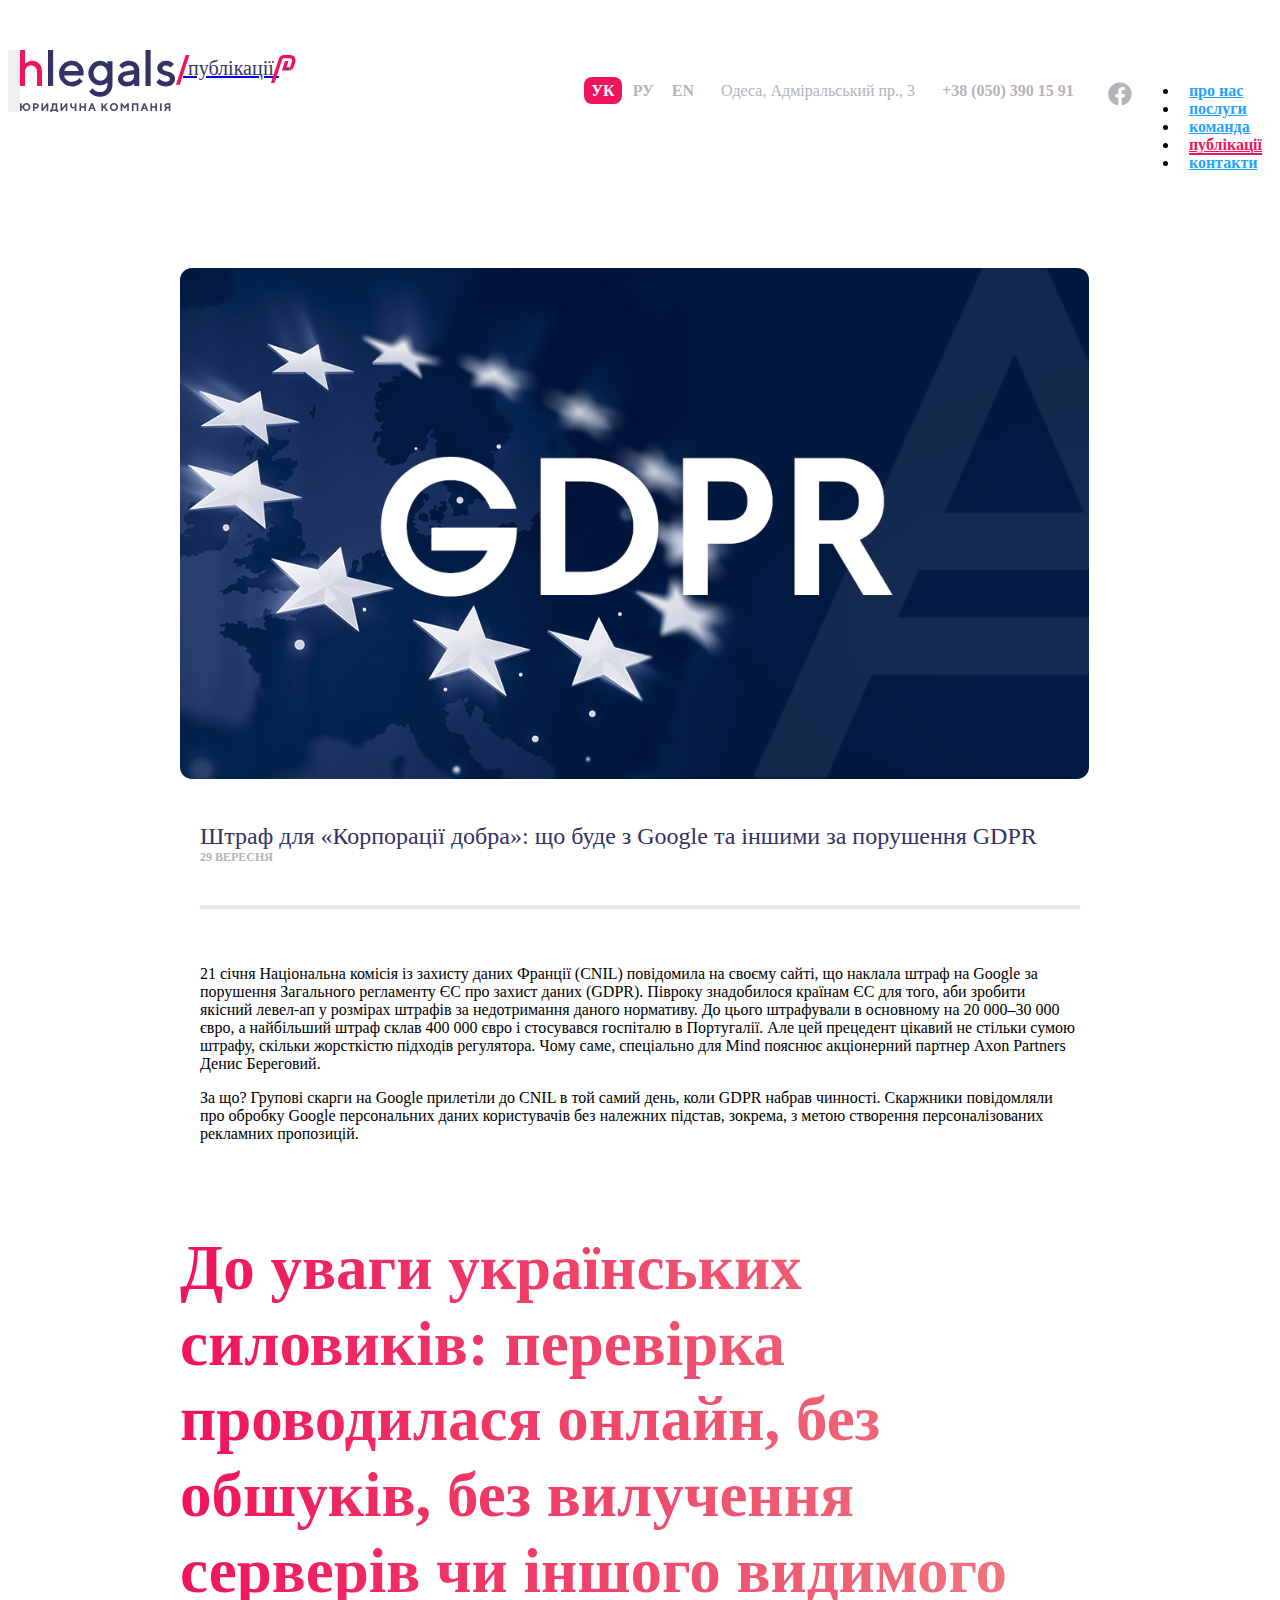
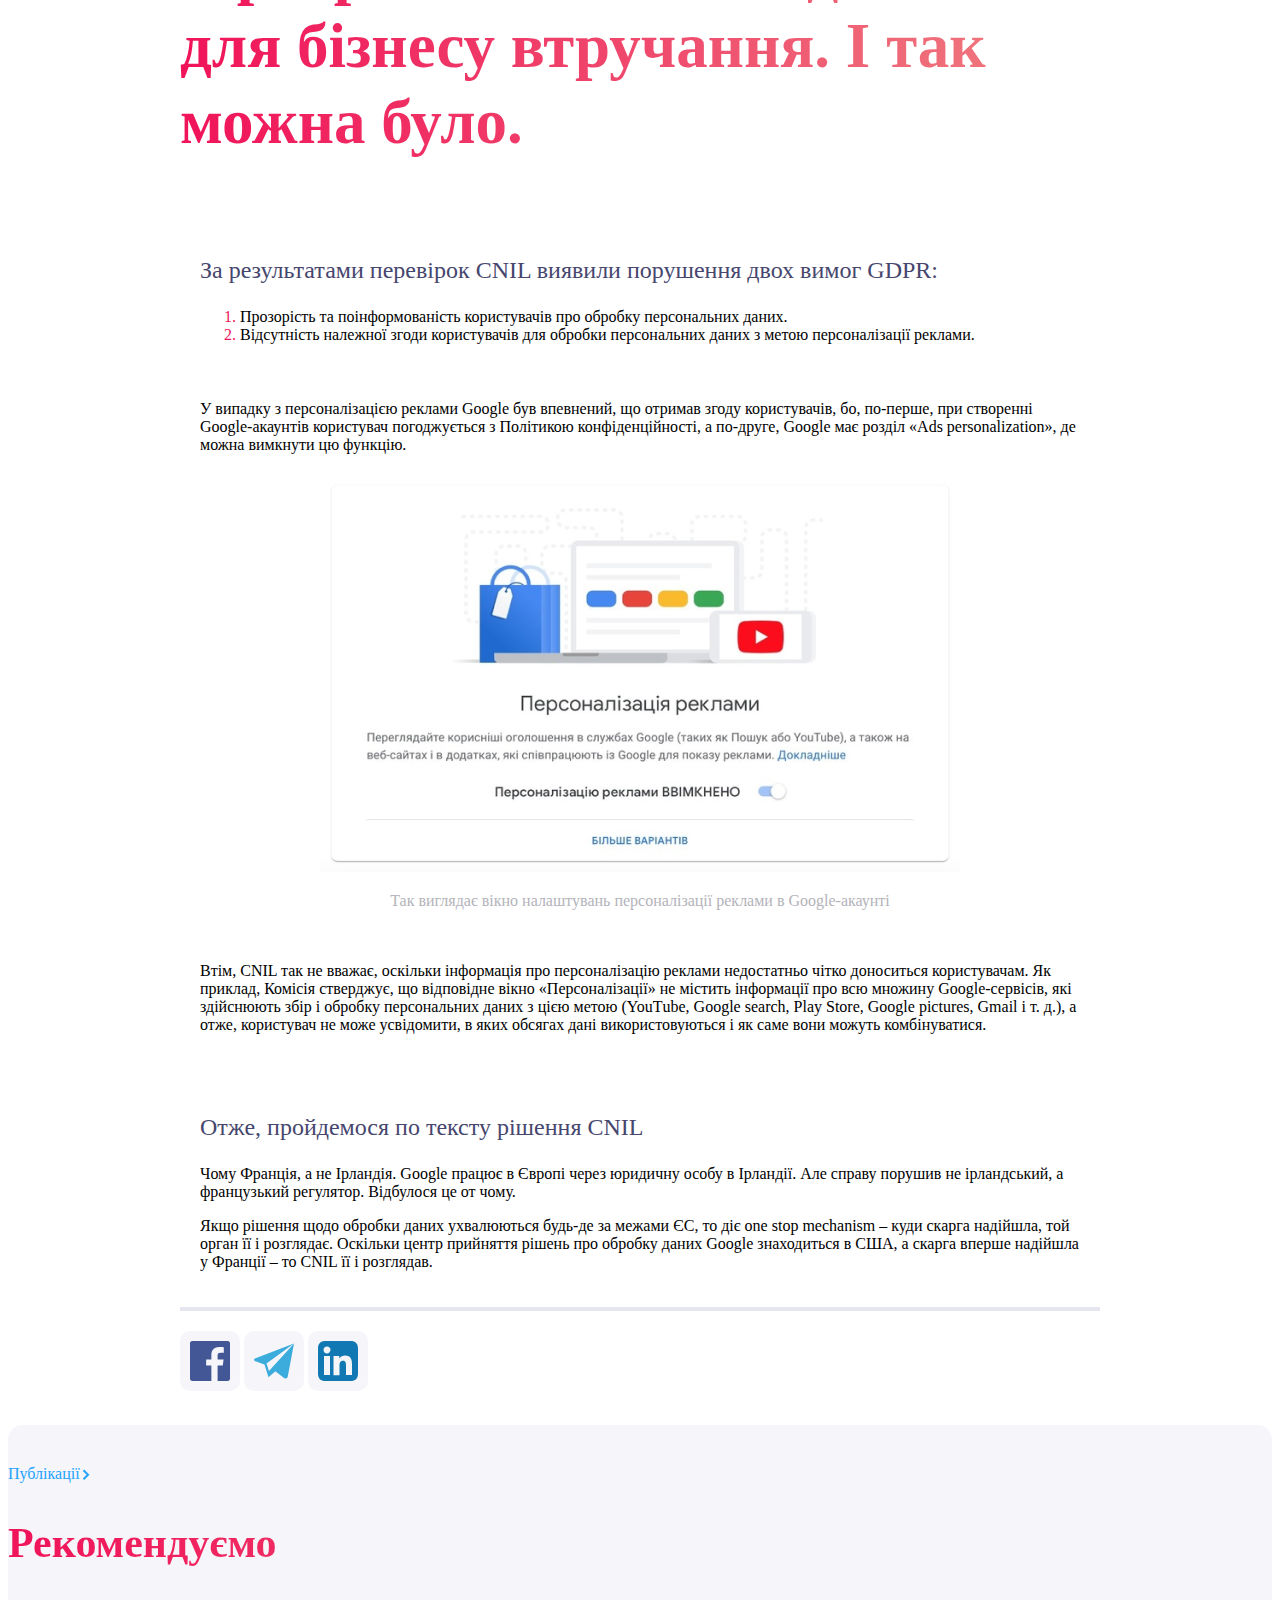
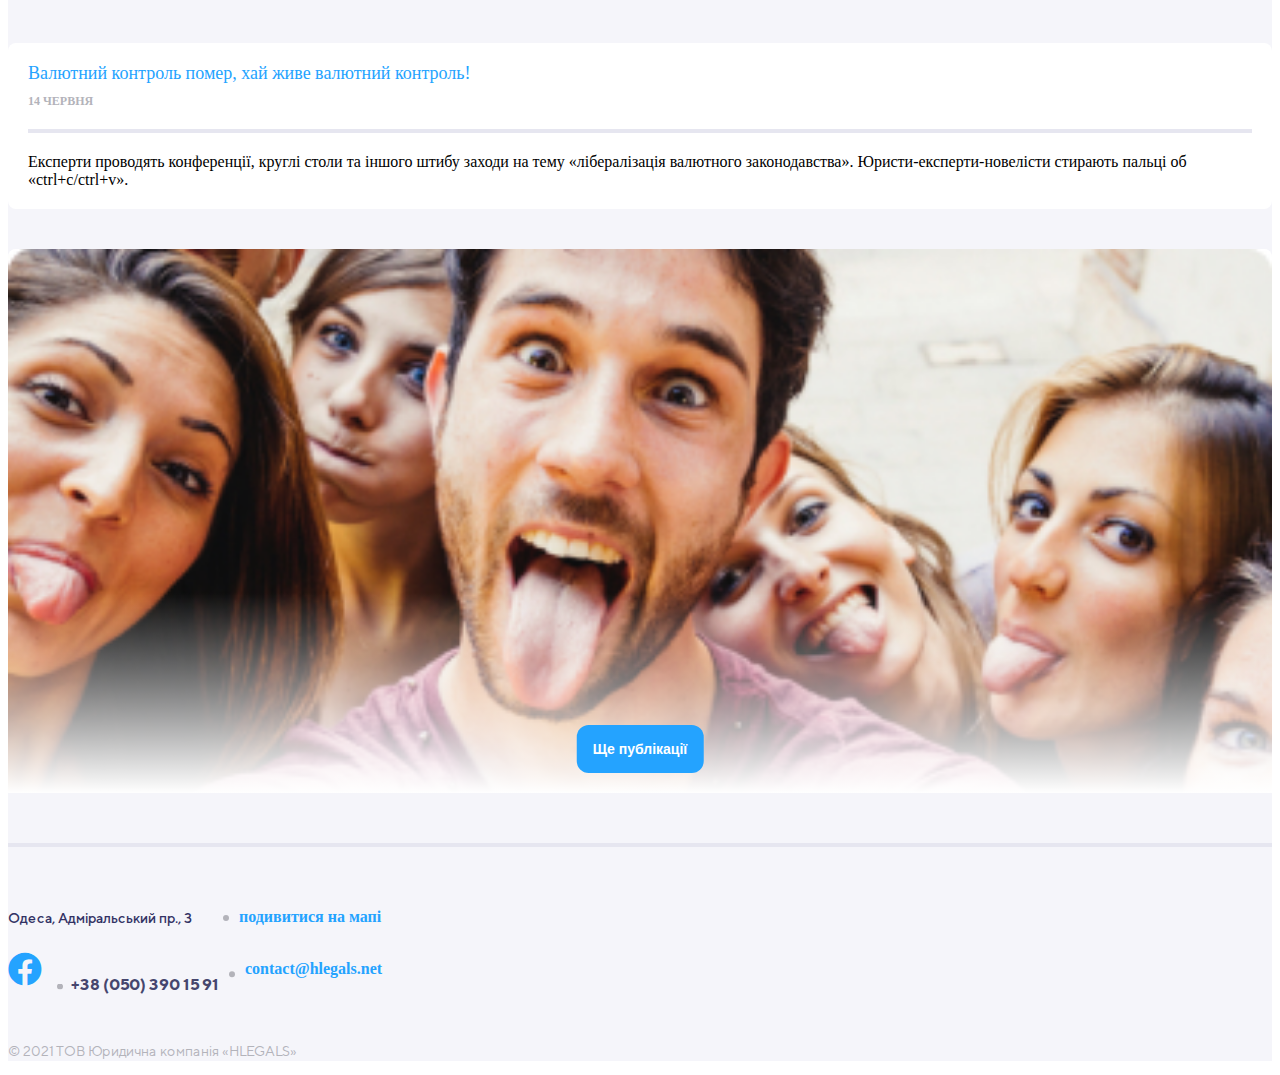
<file: publications-entry/index.html>
<!DOCTYPE html>
<html lang="en">

<head>
    <meta charset="UTF-8">
    <meta http-equiv="X-UA-Compatible" content="IE=edge">
    <meta name="viewport" content="width=device-width, initial-scale=1.0">
    <link href="https://cdn.jsdelivr.net/npm/bootstrap@5.1.0/dist/css/bootstrap.min.css" rel="stylesheet"
        integrity="sha384-KyZXEAg3QhqLMpG8r+8fhAXLRk2vvoC2f3B09zVXn8CA5QIVfZOJ3BCsw2P0p/We" crossorigin="anonymous">
    <link rel="stylesheet" href="../css/style.css">
    <link rel="stylesheet" href="../css/all.min.css">

    <title>Hlegals</title>
</head>
<body class="second-page publication-entry-page">
    <nav class="navbar navbar-expand-lg navbar-light navbar-absolute">
        <div class="container navbar-flex">
            <ul class="navbar-top-line">
                <li class="navbar-top-line-item navbar-top-line-lang">
                    <a href="" class="active">УК</a>
                    <a href="">РУ</a>
                    <a href="">EN</a>
                </li>
                <li class="navbar-top-line-item">
                    Одеса, Адміральський пр., 3
                </li>
                <li class="navbar-top-line-item">
                    <a href="tel:+38 (050) 390 15 91">+38 (050) 390 15 91</a>
                </li>
                <li class="navbar-top-line-item">
                    <a href="#">
                        <i class="fab fa-facebook"></i>
                    </a>
                </li>

            </ul>
            <a class="navbar-brand" href="#">
                <img src="../img/logo-min.svg" alt="">
                <div class="navbar-brand-additional">
                    публікації
                </div>
            </a>
            <button class="navbar-toggler" type="button" data-bs-toggle="collapse"
                data-bs-target="#navbarSupportedContent" aria-controls="navbarSupportedContent" aria-expanded="false"
                aria-label="Toggle navigation">
                <span class="navbar-toggler-icon"></span>
            </button>
            <div class="collapse navbar-collapse" id="navbarSupportedContent">
                <ul class="navbar-nav ms-auto mb-2 mb-lg-0">
                    <li class="nav-item">
                        <a class="nav-link" href="../about/index.html">про нас</a>
                    </li>
                    <li class="nav-item">
                        <a class="nav-link" href="../servises/index.html">послуги</a>
                    </li>
                    <li class="nav-item ">
                        <a class="nav-link" href="../sec-html/index.html">команда</a>
                    </li>
                    <li class="nav-item active">
                        <a class="nav-link" href="../publications/index.html">публікації</a>
                    </li>
                    <li class="nav-item">
                        <a class="nav-link" href="../contacts/index.html">контакти</a>
                    </li>
                </ul>
            </div>
        </div>
    </nav>


    <section class="publication-txt-block">
        <div class="custom-conteiner-fo-pub">
            <div class="publication-entry-border">
                <div class="">
                    <a href="">
                      <img src="../img/big-img-for-pub-entry.svg" class="pub-entry-img" alt="">
                    </a>
                    <div class="publication-item-text publication-entry-item-text">
                      <div class="publication-item-top">
                        <p class="publication-entry-item-heading">Штраф для «Корпорації добра»: що буде з Google та іншими за порушення GDPR</p>
                        <time class="publication-item-date publication-entry-item-date">29 вересня</time>
                      </div>
                    </div>
                  </div>
                  <div class="publication-entry-text">
                    <p>21 січня Національна комісія із захисту даних Франції (СNIL) повідомила на своєму сайті, що наклала штраф на Google за порушення Загального регламенту ЄС про захист даних (GDPR). Півроку знадобилося країнам ЄС для того, аби зробити якісний левел-ап у розмірах штрафів за недотримання даного нормативу. До цього штрафували в основному на 20 000–30 000 євро, а найбільший штраф склав 400 000 євро і стосувався госпіталю в Португалії. Але цей прецедент цікавий не стільки сумою штрафу, скільки жорсткістю підходів регулятора. Чому саме, спеціально для Mind пояснює акціонерний партнер Axon Partners Денис Береговий.
                    </p>
                    <p>За що? Групові скарги на Google прилетіли до СNIL в той самий день, коли GDPR набрав чинності. Скаржники повідомляли про обробку Google персональних даних користувачів без належних підстав, зокрема, з метою створення персоналізованих рекламних пропозицій.</p>
                  </div>
                  <div class="h2 publication-entry-text-for-h2">
                        <h2 class="publication-entry-h2">До уваги українських силовиків: перевірка проводилася онлайн, без обшуків, без вилучення серверів чи іншого видимого для бізнесу втручання. І так можна було.</h2>
                  </div>
                  <div class="publication-entry-text">              
                    <p class="pub-entry-p">За результатами перевірок СNIL виявили порушення двох вимог GDPR:</p>
                    <ol>                  
                        <li>Прозорість та поінформованість користувачів про обробку персональних даних.</li>
                        <li>Відсутність належної згоди користувачів для обробки персональних даних з метою персоналізації реклами.</li>
                    </ol>
                  </div>
                  <div class="publication-entry-text">
                    У випадку з персоналізацією реклами Google був впевнений, що отримав згоду користувачів, бо, по-перше, при створенні Google-aкаунтів користувач погоджується з Політикою конфіденційності, а по-друге, Google має розділ «Ads personalization», де можна вимкнути цю функцію.
                  </div>
                  <div class="publication-entry-rek">
                    <img src="../img/pers-rek-publication-entry.jpg" class="pub-entry-img" alt="">
                    <p class="publication-entry-rek-p">Так виглядає вікно налаштувань персоналізації реклами в Google-акаунті</p>
                  </div>
                  <div class="publication-entry-text">
                    <p>Втім, CNIL так не вважає, оскільки інформація про персоналізацію реклами недостатньо чітко доноситься користувачам. Як приклад, Комісія стверджує, що відповідне вікно «Персоналізації» не містить інформації про всю множину Google-сервісів, які здійснюють збір і обробку персональних даних з цією метою (YouТube, Google search, Play Store, Google pictures, Gmail і т. д.), а отже, користувач не може усвідомити, в яких обсягах дані використовуються і як саме вони можуть комбінуватися.</p>
                  </div>
                  <div class="publication-entry-text">
                      <p class="pub-entry-p">Отже, пройдемося по тексту рішення СNIL</p>
                      <p>Чому Франція, а не Ірландія. Google працює в Європі через юридичну особу в Ірландії. Але справу порушив не ірландський, а французький регулятор. Відбулося це от чому.</p>
                      <p>Якщо рішення щодо обробки даних ухвалюються будь-де за межами ЄС, то діє one stop mechanism – куди скарга надійшла, той орган її і розглядає. Оскільки центр прийняття рішень про обробку даних Google знаходиться в США, а скарга вперше надійшла у Франції – то CNIL її і розглядав.</p>
                  </div>
            </div>
            <div class="pub-en-links">
                <a class="pub-en-link-bg1" href="#"></a>
                <a class="pub-en-link-bg2" href="#"></a>
                <a class="pub-en-link-bg3" href="#"></a>
            </div>
        </div>
    </section>


    <section class="publications-sect publications-sect2">
        <div class="container">
          <a href="#" class="it-link">Публікації</a>
          <h2 class="h2">Рекомендуємо</h2>
          <div class="publications-container">
            <div class="publications-list">
              <div class="row">
                <div class="col-md-4">
                  <div class="publication-item">
                    <div class="publication-item-text">
                      <div class="publication-item-top">
                        <a class="publication-item-heading" href="#">
                          Валютний контроль помер, хай живе валютний контроль!
                        </a>
                        <time class="publication-item-date">14 червня</time>
                      </div>
                      <p>Експерти проводять конференції, круглі столи та іншого штибу заходи на тему «лібералізація валютного
                        законодавства». Юристи-експерти-новелісти стирають пальці об «ctrl+c/ctrl+v».</p>
                    </div> 
                  </div>
                  <div class="publication-item">
                    <a href="">
                      <img src="../img/publications-img1.jpg" class="publication-item-img" alt="">
                    </a>
                    <div class="publication-item-text">
                      <div class="publication-item-top">
                        <a class="publication-item-heading" href="#">
                          Валютний контроль помер, хай живе валютний контроль!
                        </a>
                        <time class="publication-item-date">14 червня</time>
                      </div>
                      <p>Експерти проводять конференції, круглі столи та іншого штибу заходи на тему «лібералізація
                        валютного законодавства». Юристи-експерти-новелісти стирають пальці об «ctrl+c/ctrl+v».</p>
                    </div>
                  </div>
                </div>
                <div class="col-md-4">
                  <div class="publication-item">
                    <a href="">
                      <img src="../img/publications-img2.jpg" class="publication-item-img" alt="">
                    </a>
                    <div class="publication-item-text">
                      <div class="publication-item-top">
                        <a class="publication-item-heading" href="#">
                          Equity associate
                        </a>
                        <time class="publication-item-date">22 квітня</time>
                      </div>
                      <p>На проектах я джун. При цьому я співвласник юридичної фірми. Як це відбулося. Перед вступом батьки
                        мені казали, що якщо буду…</p>
                    </div>
                  </div>
                  <div class="publication-item">
                    <a href="">
                      <img src="../img/publications-img3.jpg" class="publication-item-img" alt="">
                    </a>
                    <div class="publication-item-text">
                      <div class="publication-item-top">
                        <a class="publication-item-heading" href="#">
                          Валютний контроль помер, хай живе валютний контроль!
                        </a>
                        <time class="publication-item-date">14 червня</time>
                      </div>
                      <p>Експерти проводять конференції, круглі столи та іншого штибу заходи на тему «лібералізація
                        валютного законодавства». Юристи-експерти-новелісти стирають пальці об «ctrl+c/ctrl+v».</p>
                    </div>
                  </div>
                </div>
                <div class="col-md-4">
                  <div class="publication-item">
                    <a href="">
                      <img src="../img/publications-img4.jpg" class="publication-item-img" alt="">
                    </a>
                    <div class="publication-item-text">
                      <div class="publication-item-top">
                        <a class="publication-item-heading" href="#">
                          Штраф для «Корпорації добра»: що буде з Google та іншими за порушення GDPR
                        </a>
                        <time class="publication-item-date">29 вересня</time>
                      </div>
                      <p>Експерти проводять конференції, круглі столи та іншого штибу заходи на тему «лібералізація
                        валютного законодавства». Юристи-експерти-новелісти стирають пальці об «ctrl+c/ctrl+v».</p>
                    </div>
                  </div>
                  <div class="publication-item">
                    <a href="">
                      <img src="../img/publications-img5.jpg" class="publication-item-img" alt="">
                    </a>
                    <div class="publication-item-text">
                      <div class="publication-item-top">
                        <a class="publication-item-heading" href="#">
                          Валютний контроль помер, хай живе валютний контроль!
                        </a>
                        <time class="publication-item-date">14 червня</time>
                      </div>
                      <p>І чому стягнення у 50 млн євро може стати доленосним прецедентом За матеріалами Mind.ua 21 січня
                        Національна комісія із захисту даних.</p>
                    </div>
                  </div>
                </div>
              </div>
            </div>
            <button class="publications-more">Ще публікації</button>
          </div>
        </div>
      </section>






    <div class="sticky-top">
        <div class="bg-con">
            <div class="container custom-conteiner bg-bord">
                <div class="bor-for-all">
                    <div class="row">
                        <div class="col-md-9 face">
                            <div class="od-col">
                                <p class="odes">Одеса, Адміральський пр., 3 </p>
                                <img class="dot1" src="../img/new-dot-separator.svg" alt=""> <a class="link link1"
                                    href="#">подивитися на мапі</a>
                            </div>
                            <div class="face-col">
                                <a href="#"><i class="fab fa-facebook fa-log"></i></a>
                                <p class="tel"> <img class="dot2" src="../img/new-dot-separator.svg" alt=""> +38 (050)
                                    390 15 91</p>
                                <img class="dot dot3" src="../img/new-dot-separator.svg" alt=""> <a class="link"
                                    href="#">contact@hlegals.net</a>
                            </div>
                        </div>
                        <div class="col-md-3">
                            <div class="w-tov">
                                <p class="tov">© 2021 ТОВ Юридична компанія «HLEGALS»</p>
                            </div>
                        </div>
                    </div>
                </div>
            </div>
        </div>
    </div>
    <script src="https://cdn.jsdelivr.net/npm/bootstrap@5.1.0/dist/js/bootstrap.bundle.min.js"
        integrity="sha384-U1DAWAznBHeqEIlVSCgzq+c9gqGAJn5c/t99JyeKa9xxaYpSvHU5awsuZVVFIhvj" crossorigin="anonymous">
    </script>
    <script src="https://code.jquery.com/jquery-3.6.0.min.js"
        integrity="sha256-/xUj+3OJU5yExlq6GSYGSHk7tPXikynS7ogEvDej/m4=" crossorigin="anonymous"></script>
    <script src="https://unpkg.com/swiper/swiper-bundle.min.js">
    </script>
    <script src="../js/scripts.js"></script>
</body>
</html>
</file>
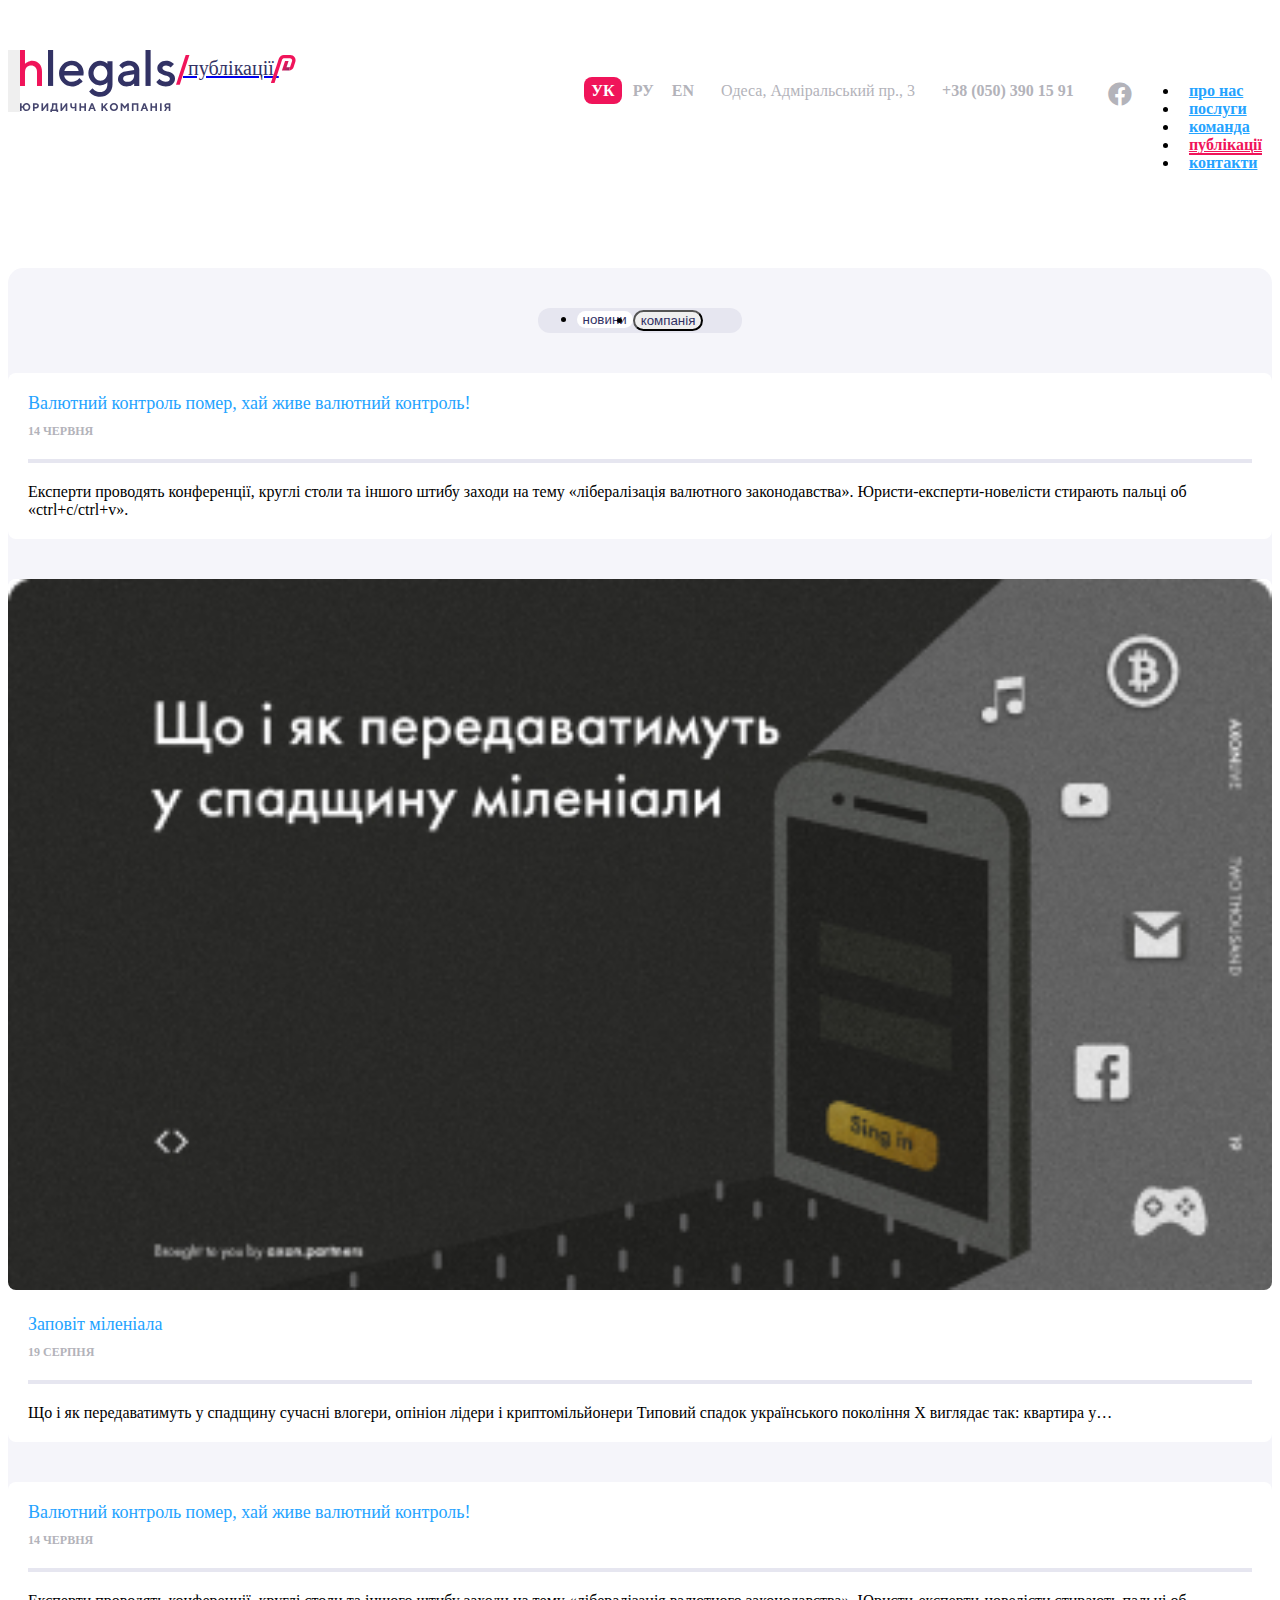
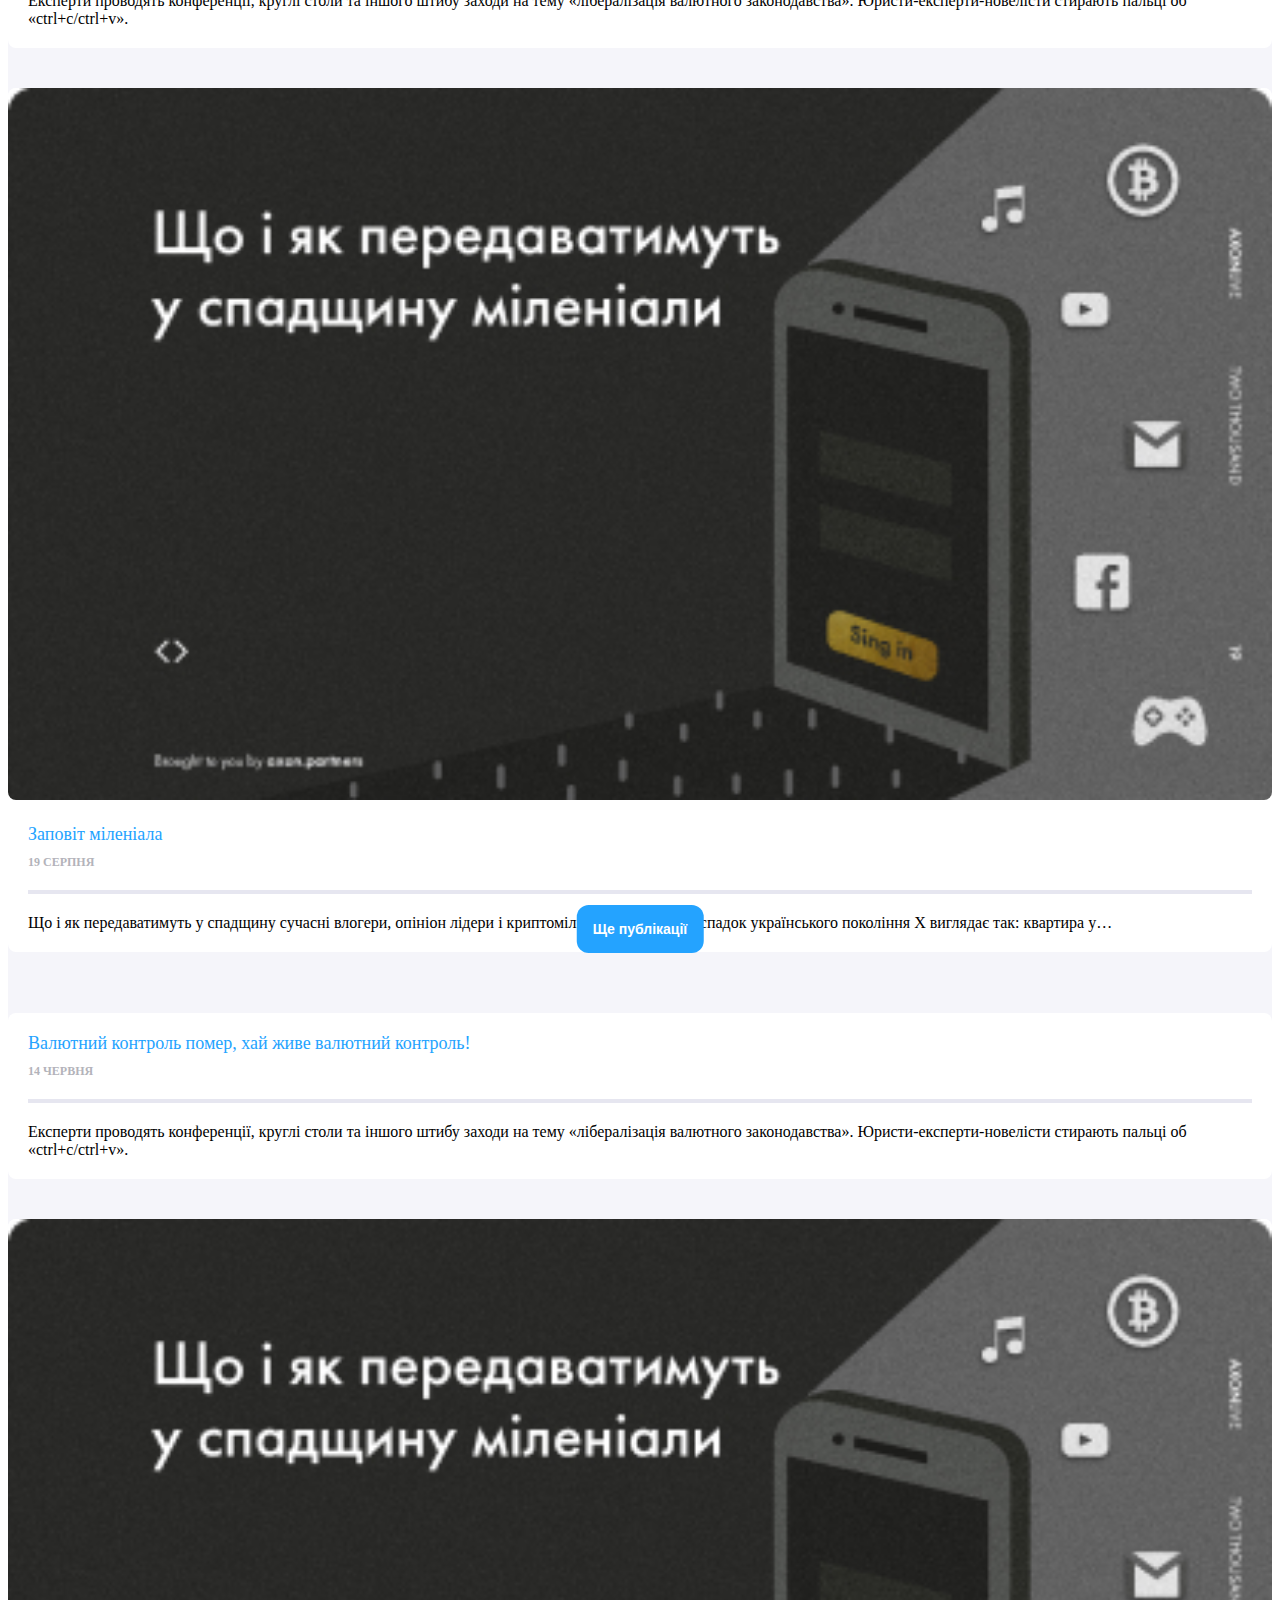
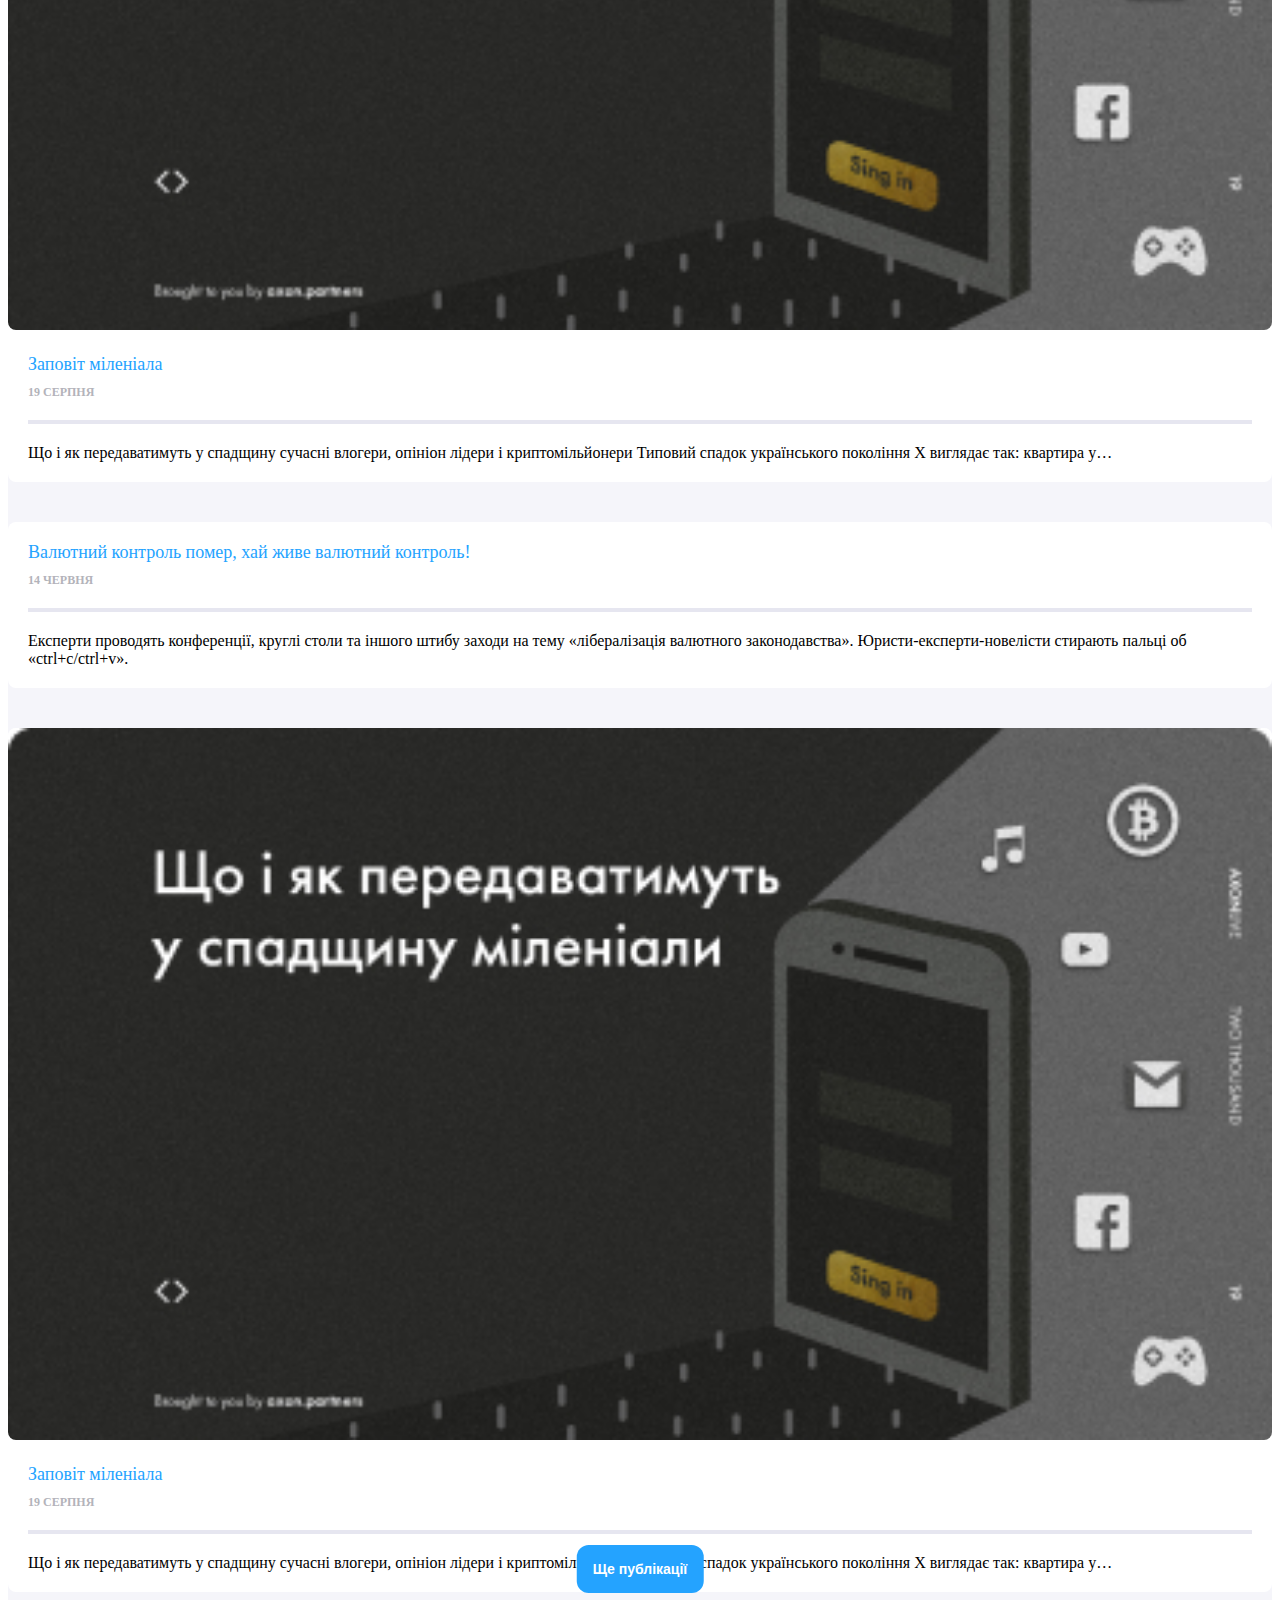
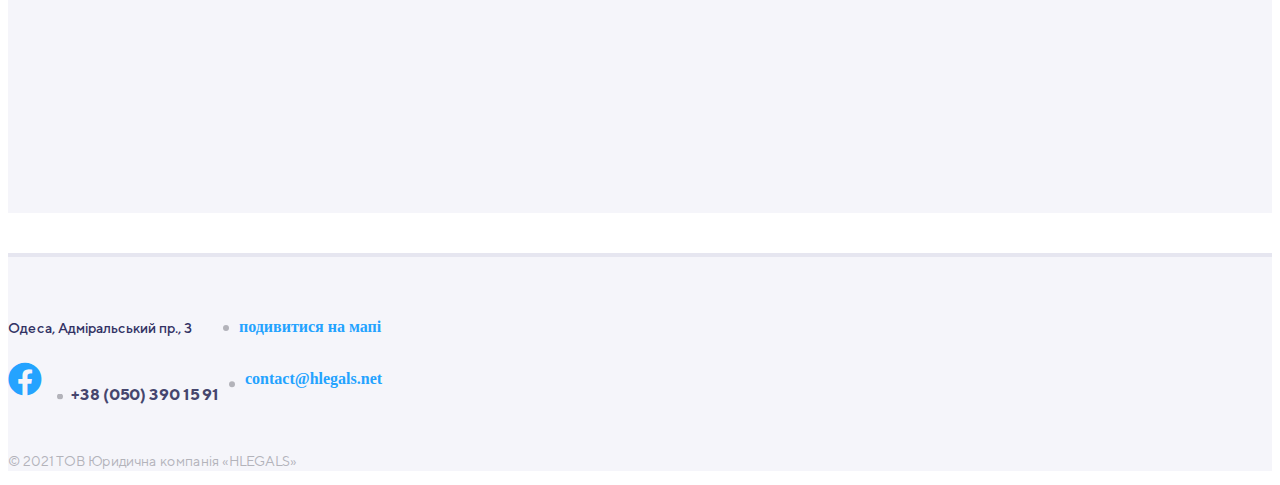
<file: publications/index.html>
<!DOCTYPE html>
<html lang="en">

<head>
    <meta charset="UTF-8">
    <meta http-equiv="X-UA-Compatible" content="IE=edge">
    <meta name="viewport" content="width=device-width, initial-scale=1.0">
    <link href="https://cdn.jsdelivr.net/npm/bootstrap@5.1.0/dist/css/bootstrap.min.css" rel="stylesheet"
        integrity="sha384-KyZXEAg3QhqLMpG8r+8fhAXLRk2vvoC2f3B09zVXn8CA5QIVfZOJ3BCsw2P0p/We" crossorigin="anonymous">
    <link rel="stylesheet" href="../css/style.css">
    <link rel="stylesheet" href="../css/all.min.css">

    <title>Hlegals</title>
</head>

<body class="second-page publication-page">
    <nav class="navbar navbar-expand-lg navbar-light navbar-absolute">
        <div class="container navbar-flex">
            <ul class="navbar-top-line">
                <li class="navbar-top-line-item navbar-top-line-lang">
                    <a href="" class="active">УК</a>
                    <a href="">РУ</a>
                    <a href="">EN</a>
                </li>
                <li class="navbar-top-line-item">
                    Одеса, Адміральський пр., 3
                </li>
                <li class="navbar-top-line-item">
                    <a href="tel:+38 (050) 390 15 91">+38 (050) 390 15 91</a>
                </li>
                <li class="navbar-top-line-item">
                    <a href="#">
                        <i class="fab fa-facebook"></i>
                    </a>
                </li>

            </ul>
            <a class="navbar-brand" href="#">
                <img src="../img/logo-min.svg" alt="">
                <div class="navbar-brand-additional">
                    публікації
                </div>
            </a>
            <button class="navbar-toggler" type="button" data-bs-toggle="collapse"
                data-bs-target="#navbarSupportedContent" aria-controls="navbarSupportedContent" aria-expanded="false"
                aria-label="Toggle navigation">
                <span class="navbar-toggler-icon"></span>
            </button>
            <div class="collapse navbar-collapse" id="navbarSupportedContent">
                <ul class="navbar-nav ms-auto mb-2 mb-lg-0">
                    <li class="nav-item">
                        <a class="nav-link" href="../about/index.html">про нас</a>
                    </li>
                    <li class="nav-item">
                        <a class="nav-link" href="../servises/index.html">послуги</a>
                    </li>
                    <li class="nav-item ">
                        <a class="nav-link" href="../sec-html/index.html">команда</a>
                    </li>
                    <li class="nav-item active">
                        <a class="nav-link" href="../publications-entry/index.html">публікації</a>
                    </li>
                    <li class="nav-item">
                        <a class="nav-link" href="../contacts/index.html">контакти</a>
                    </li>
                </ul>
            </div>
        </div>
    </nav>


    <section class="publications-sect publications-sect2 public-sect-for-public-page">
        <div class="container">
            <div class="public-nav">
                <ul class="nav nav-tabs pub-nav-bg" id="myTab" role="tablist">
                    <li class="nav-item" role="presentation">
                        <button class="nav-link active pub-nav-txt" id="home-tab" data-bs-toggle="tab"
                            data-bs-target="#home" type="button" role="tab" aria-controls="home"
                            aria-selected="true">новини</button>
                    </li>
                    <li class="nav-item" role="presentation">
                        <button class="nav-link pub-nav-txt" id="profile-tab" data-bs-toggle="tab"
                            data-bs-target="#profile" type="button" role="tab" aria-controls="profile"
                            aria-selected="false">компанія</button>
                    </li>
                </ul>
                <div class="tab-content" id="myTabContent">
                    <div class="tab-pane fade show active" id="home" role="tabpanel" aria-labelledby="home-tab">
                        <div class="publications-container">
                            <div class="publications-list">
                                <div class="row">
                                    <div class="col-md-4">
                                        <div class="publication-item">
                                            <div class="publication-item-text">
                                                <div class="publication-item-top">
                                                    <a class="publication-item-heading" href="#">
                                                        Валютний контроль помер, хай живе валютний контроль!
                                                    </a>
                                                    <time class="publication-item-date">14 червня</time>
                                                </div>
                                                <p>Експерти проводять конференції, круглі столи та іншого штибу заходи на тему
                                                    «лібералізація валютного
                                                    законодавства». Юристи-експерти-новелісти стирають пальці об «ctrl+c/ctrl+v».
                                                </p>
                                            </div>
                                        </div>
                                        <div class="publication-item">
                                            <a href="">
                                                <img src="../img/publication-image1jpg.jpg" class="publication-item-img" alt="">
                                            </a>
                                            <div class="publication-item-text">
                                                <div class="publication-item-top">
                                                    <a class="publication-item-heading" href="#">
                                                        Заповіт міленіала
                                                    </a>
                                                    <time class="publication-item-date">19 серпня</time>
                                                </div>
                                                <p>Що і як передаватимуть у спадщину сучасні влогери, опініон лідери і
                                                    криптомільйонери Типовий спадок українського покоління Х виглядає так: квартира
                                                    у…</p>
                                            </div>
                                        </div>
                                        <div class="publication-item">
                                            <div class="publication-item-text">
                                                <div class="publication-item-top">
                                                    <a class="publication-item-heading" href="#">
                                                        Валютний контроль помер, хай живе валютний контроль!
                                                    </a>
                                                    <time class="publication-item-date">14 червня</time>
                                                </div>
                                                <p>Експерти проводять конференції, круглі столи та іншого штибу заходи на тему
                                                    «лібералізація валютного
                                                    законодавства». Юристи-експерти-новелісти стирають пальці об «ctrl+c/ctrl+v».
                                                </p>
                                            </div>
                                        </div>
                                        <div class="publication-item">
                                            <a href="">
                                                <img src="../img/publication-image1jpg.jpg" class="publication-item-img" alt="">
                                            </a>
                                            <div class="publication-item-text">
                                                <div class="publication-item-top">
                                                    <a class="publication-item-heading" href="#">
                                                        Заповіт міленіала
                                                    </a>
                                                    <time class="publication-item-date">19 серпня</time>
                                                </div>
                                                <p>Що і як передаватимуть у спадщину сучасні влогери, опініон лідери і
                                                    криптомільйонери Типовий спадок українського покоління Х виглядає так: квартира
                                                    у…</p>
                                            </div>
                                        </div>
                                    </div>
                                    <div class="col-md-4">
                                        <div class="publication-item">
                                            <a href="">
                                                <img src="../img/publication-image2.jpg" class="publication-item-img" alt="">
                                            </a>
                                            <div class="publication-item-text">
                                                <div class="publication-item-top">
                                                    <a class="publication-item-heading" href="#">
                                                        Equity associate
                                                    </a>
                                                    <time class="publication-item-date">22 квітня</time>
                                                </div>
                                                <p>На проектах я джун. При цьому я співвласник юридичної фірми. Як це відбулося.
                                                    Перед вступом батьки
                                                    мені казали, що якщо буду…</p>
                                            </div>
                                        </div>
                                        <div class="publication-item">
                                            <a href="">
                                                <img src="../img/publication-image3.jpg" class="publication-item-img" alt="">
                                            </a>
                                            <div class="publication-item-text">
                                                <div class="publication-item-top">
                                                    <a class="publication-item-heading" href="#">
                                                        Закон про мови: як зробити свій сайт відповідним
                                                    </a>
                                                    <time class="publication-item-date">19 серпня</time>
                                                </div>
                                                <p>Наталія Кирик, керівник контент студії Wordfactory.ua По-перше, це красиво! Це
                                                    аргумент номер один на користь україномовного сайту. По-друге, це ефективно. У…
                                                </p>
                                            </div>
                                        </div>
                                        <div class="publication-item">
                                            <a href="">
                                                <img src="../img/publication-image2.jpg" class="publication-item-img" alt="">
                                            </a>
                                            <div class="publication-item-text">
                                                <div class="publication-item-top">
                                                    <a class="publication-item-heading" href="#">
                                                        Equity associate
                                                    </a>
                                                    <time class="publication-item-date">22 квітня</time>
                                                </div>
                                                <p>На проектах я джун. При цьому я співвласник юридичної фірми. Як це відбулося.
                                                    Перед вступом батьки
                                                    мені казали, що якщо буду…</p>
                                            </div>
                                        </div>
                                        <div class="publication-item">
                                            <a href="">
                                                <img src="../img/publication-image3.jpg" class="publication-item-img" alt="">
                                            </a>
                                            <div class="publication-item-text">
                                                <div class="publication-item-top">
                                                    <a class="publication-item-heading" href="#">
                                                        Закон про мови: як зробити свій сайт відповідним
                                                    </a>
                                                    <time class="publication-item-date">19 серпня</time>
                                                </div>
                                                <p>Наталія Кирик, керівник контент студії Wordfactory.ua По-перше, це красиво! Це
                                                    аргумент номер один на користь україномовного сайту. По-друге, це ефективно. У…
                                                </p>
                                            </div>
                                        </div>
                                    </div>
                                    <div class="col-md-4">
                                        <div class="publication-item">
                                            <a href="">
                                                <img src="../img/publication-image4.jpg" class="publication-item-img" alt="">
                                            </a>
                                            <div class="publication-item-text">
                                                <div class="publication-item-top">
                                                    <a class="publication-item-heading" href="#">
                                                        Штраф для «Корпорації добра»: що буде з Google та іншими за порушення GDPR
                                                    </a>
                                                    <time class="publication-item-date">29 вересня</time>
                                                </div>
                                                <p>І чому стягнення у 50 млн євро може стати доленосним прецедентом За матеріалами
                                                    Mind.ua 21 січня Національна комісія із захисту даних.</p>
                                            </div>
                                        </div>
                                        <div class="publication-item">
                                            <a href="">
                                                <img src="../img/publication-image5.jpg" class="publication-item-img" alt="">
                                            </a>
                                            <div class="publication-item-text">
                                                <div class="publication-item-top">
                                                    <a class="publication-item-heading" href="#">
                                                        Компенсація витрат на навчання дитини в дитячому садку та школі
                                                    </a>
                                                    <time class="publication-item-date">5 лютого 2018</time>
                                                </div>
                                                <p>Про що йде мова В червні цього року Верховна Рада внесла зміни до Податкового
                                                    кодексу України. Відтепер батьки, які отримують офіційну…</p>
                                            </div>
                                        </div>
                                        <div class="publication-item">
                                            <a href="">
                                                <img src="../img/publication-image4.jpg" class="publication-item-img" alt="">
                                            </a>
                                            <div class="publication-item-text">
                                                <div class="publication-item-top">
                                                    <a class="publication-item-heading" href="#">
                                                        Штраф для «Корпорації добра»: що буде з Google та іншими за порушення GDPR
                                                    </a>
                                                    <time class="publication-item-date">29 вересня</time>
                                                </div>
                                                <p>І чому стягнення у 50 млн євро може стати доленосним прецедентом За матеріалами
                                                    Mind.ua 21 січня Національна комісія із захисту даних.</p>
                                            </div>
                                        </div>
                                        <div class="publication-item">
                                            <a href="">
                                                <img src="../img/publication-image5.jpg" class="publication-item-img" alt="">
                                            </a>
                                            <div class="publication-item-text">
                                                <div class="publication-item-top">
                                                    <a class="publication-item-heading" href="#">
                                                        Компенсація витрат на навчання дитини в дитячому садку та школі
                                                    </a>
                                                    <time class="publication-item-date">5 лютого 2018</time>
                                                </div>
                                                <p>Про що йде мова В червні цього року Верховна Рада внесла зміни до Податкового
                                                    кодексу України. Відтепер батьки, які отримують офіційну…</p>
                                            </div>
                                        </div>
                                    </div>
                                </div>
                            </div>
                            <button class="publications-more">Ще публікації</button>
                        </div>
                    </div>
                    <div class="tab-pane fade" id="profile" role="tabpanel" aria-labelledby="profile-tab">
                        <div class="publications-container">
                            <div class="publications-list">
                                <div class="row">
                                    <div class="col-md-4">
                                        <div class="publication-item">
                                            <div class="publication-item-text">
                                                <div class="publication-item-top">
                                                    <a class="publication-item-heading" href="#">
                                                        Валютний контроль помер, хай живе валютний контроль!
                                                    </a>
                                                    <time class="publication-item-date">14 червня</time>
                                                </div>
                                                <p>Експерти проводять конференції, круглі столи та іншого штибу заходи на тему
                                                    «лібералізація валютного
                                                    законодавства». Юристи-експерти-новелісти стирають пальці об «ctrl+c/ctrl+v».
                                                </p>
                                            </div>
                                        </div>
                                        <div class="publication-item">
                                            <a href="">
                                                <img src="../img/publication-image1jpg.jpg" class="publication-item-img" alt="">
                                            </a>
                                            <div class="publication-item-text">
                                                <div class="publication-item-top">
                                                    <a class="publication-item-heading" href="#">
                                                        Заповіт міленіала
                                                    </a>
                                                    <time class="publication-item-date">19 серпня</time>
                                                </div>
                                                <p>Що і як передаватимуть у спадщину сучасні влогери, опініон лідери і
                                                    криптомільйонери Типовий спадок українського покоління Х виглядає так: квартира
                                                    у…</p>
                                            </div>
                                        </div>
                                        <div class="publication-item">
                                            <div class="publication-item-text">
                                                <div class="publication-item-top">
                                                    <a class="publication-item-heading" href="#">
                                                        Валютний контроль помер, хай живе валютний контроль!
                                                    </a>
                                                    <time class="publication-item-date">14 червня</time>
                                                </div>
                                                <p>Експерти проводять конференції, круглі столи та іншого штибу заходи на тему
                                                    «лібералізація валютного
                                                    законодавства». Юристи-експерти-новелісти стирають пальці об «ctrl+c/ctrl+v».
                                                </p>
                                            </div>
                                        </div>
                                        <div class="publication-item">
                                            <a href="">
                                                <img src="../img/publication-image1jpg.jpg" class="publication-item-img" alt="">
                                            </a>
                                            <div class="publication-item-text">
                                                <div class="publication-item-top">
                                                    <a class="publication-item-heading" href="#">
                                                        Заповіт міленіала
                                                    </a>
                                                    <time class="publication-item-date">19 серпня</time>
                                                </div>
                                                <p>Що і як передаватимуть у спадщину сучасні влогери, опініон лідери і
                                                    криптомільйонери Типовий спадок українського покоління Х виглядає так: квартира
                                                    у…</p>
                                            </div>
                                        </div>
                                    </div>
                                    <div class="col-md-4">
                                        <div class="publication-item">
                                            <a href="">
                                                <img src="../img/publication-image2.jpg" class="publication-item-img" alt="">
                                            </a>
                                            <div class="publication-item-text">
                                                <div class="publication-item-top">
                                                    <a class="publication-item-heading" href="#">
                                                        Equity associate
                                                    </a>
                                                    <time class="publication-item-date">22 квітня</time>
                                                </div>
                                                <p>На проектах я джун. При цьому я співвласник юридичної фірми. Як це відбулося.
                                                    Перед вступом батьки
                                                    мені казали, що якщо буду…</p>
                                            </div>
                                        </div>
                                        <div class="publication-item">
                                            <a href="">
                                                <img src="../img/publication-image3.jpg" class="publication-item-img" alt="">
                                            </a>
                                            <div class="publication-item-text">
                                                <div class="publication-item-top">
                                                    <a class="publication-item-heading" href="#">
                                                        Закон про мови: як зробити свій сайт відповідним
                                                    </a>
                                                    <time class="publication-item-date">19 серпня</time>
                                                </div>
                                                <p>Наталія Кирик, керівник контент студії Wordfactory.ua По-перше, це красиво! Це
                                                    аргумент номер один на користь україномовного сайту. По-друге, це ефективно. У…
                                                </p>
                                            </div>
                                        </div>
                                        <div class="publication-item">
                                            <a href="">
                                                <img src="../img/publication-image2.jpg" class="publication-item-img" alt="">
                                            </a>
                                            <div class="publication-item-text">
                                                <div class="publication-item-top">
                                                    <a class="publication-item-heading" href="#">
                                                        Equity associate
                                                    </a>
                                                    <time class="publication-item-date">22 квітня</time>
                                                </div>
                                                <p>На проектах я джун. При цьому я співвласник юридичної фірми. Як це відбулося.
                                                    Перед вступом батьки
                                                    мені казали, що якщо буду…</p>
                                            </div>
                                        </div>
                                        <div class="publication-item">
                                            <a href="">
                                                <img src="../img/publication-image3.jpg" class="publication-item-img" alt="">
                                            </a>
                                            <div class="publication-item-text">
                                                <div class="publication-item-top">
                                                    <a class="publication-item-heading" href="#">
                                                        Закон про мови: як зробити свій сайт відповідним
                                                    </a>
                                                    <time class="publication-item-date">19 серпня</time>
                                                </div>
                                                <p>Наталія Кирик, керівник контент студії Wordfactory.ua По-перше, це красиво! Це
                                                    аргумент номер один на користь україномовного сайту. По-друге, це ефективно. У…
                                                </p>
                                            </div>
                                        </div>
                                    </div>
                                    <div class="col-md-4">
                                        <div class="publication-item">
                                            <a href="">
                                                <img src="../img/publication-image4.jpg" class="publication-item-img" alt="">
                                            </a>
                                            <div class="publication-item-text">
                                                <div class="publication-item-top">
                                                    <a class="publication-item-heading" href="#">
                                                        Штраф для «Корпорації добра»: що буде з Google та іншими за порушення GDPR
                                                    </a>
                                                    <time class="publication-item-date">29 вересня</time>
                                                </div>
                                                <p>І чому стягнення у 50 млн євро може стати доленосним прецедентом За матеріалами
                                                    Mind.ua 21 січня Національна комісія із захисту даних.</p>
                                            </div>
                                        </div>
                                        <div class="publication-item">
                                            <a href="">
                                                <img src="../img/publication-image5.jpg" class="publication-item-img" alt="">
                                            </a>
                                            <div class="publication-item-text">
                                                <div class="publication-item-top">
                                                    <a class="publication-item-heading" href="#">
                                                        Компенсація витрат на навчання дитини в дитячому садку та школі
                                                    </a>
                                                    <time class="publication-item-date">5 лютого 2018</time>
                                                </div>
                                                <p>Про що йде мова В червні цього року Верховна Рада внесла зміни до Податкового
                                                    кодексу України. Відтепер батьки, які отримують офіційну…</p>
                                            </div>
                                        </div>
                                        <div class="publication-item">
                                            <a href="">
                                                <img src="../img/publication-image4.jpg" class="publication-item-img" alt="">
                                            </a>
                                            <div class="publication-item-text">
                                                <div class="publication-item-top">
                                                    <a class="publication-item-heading" href="#">
                                                        Штраф для «Корпорації добра»: що буде з Google та іншими за порушення GDPR
                                                    </a>
                                                    <time class="publication-item-date">29 вересня</time>
                                                </div>
                                                <p>І чому стягнення у 50 млн євро може стати доленосним прецедентом За матеріалами
                                                    Mind.ua 21 січня Національна комісія із захисту даних.</p>
                                            </div>
                                        </div>
                                        <div class="publication-item">
                                            <a href="">
                                                <img src="../img/publication-image5.jpg" class="publication-item-img" alt="">
                                            </a>
                                            <div class="publication-item-text">
                                                <div class="publication-item-top">
                                                    <a class="publication-item-heading" href="#">
                                                        Компенсація витрат на навчання дитини в дитячому садку та школі
                                                    </a>
                                                    <time class="publication-item-date">5 лютого 2018</time>
                                                </div>
                                                <p>Про що йде мова В червні цього року Верховна Рада внесла зміни до Податкового
                                                    кодексу України. Відтепер батьки, які отримують офіційну…</p>
                                            </div>
                                        </div>
                                    </div>
                                </div>
                            </div>
                            <button class="publications-more">Ще публікації</button>
                        </div>
                    </div>
                </div>
            </div>
            
        </div>
    </section>



    <div class="sticky-top">
        <div class="bg-con">
            <div class="container custom-conteiner bg-bord">
                <div class="bor-for-all">
                    <div class="row">
                        <div class="col-md-9 face">
                            <div class="od-col">
                                <p class="odes">Одеса, Адміральський пр., 3 </p>
                                <img class="dot1" src="../img/new-dot-separator.svg" alt=""> <a class="link link1"
                                    href="#">подивитися на мапі</a>
                            </div>
                            <div class="face-col">
                                <a href="#"><i class="fab fa-facebook fa-log"></i></a>
                                <p class="tel"> <img class="dot2" src="../img/new-dot-separator.svg" alt=""> +38 (050)
                                    390 15 91</p>
                                <img class="dot dot3" src="../img/new-dot-separator.svg" alt=""> <a class="link"
                                    href="#">contact@hlegals.net</a>
                            </div>
                        </div>
                        <div class="col-md-3">
                            <div class="w-tov">
                                <p class="tov">© 2021 ТОВ Юридична компанія «HLEGALS»</p>
                            </div>
                        </div>
                    </div>
                </div>
            </div>
        </div>
    </div>

    <script src="https://cdn.jsdelivr.net/npm/bootstrap@5.1.0/dist/js/bootstrap.bundle.min.js"
        integrity="sha384-U1DAWAznBHeqEIlVSCgzq+c9gqGAJn5c/t99JyeKa9xxaYpSvHU5awsuZVVFIhvj" crossorigin="anonymous">
    </script>
    <script src="https://code.jquery.com/jquery-3.6.0.min.js"
        integrity="sha256-/xUj+3OJU5yExlq6GSYGSHk7tPXikynS7ogEvDej/m4=" crossorigin="anonymous"></script>
    <script src="https://unpkg.com/swiper/swiper-bundle.min.js">
    </script>
    <script src="../js/scripts.js"></script>
</body>

</html>
</file>
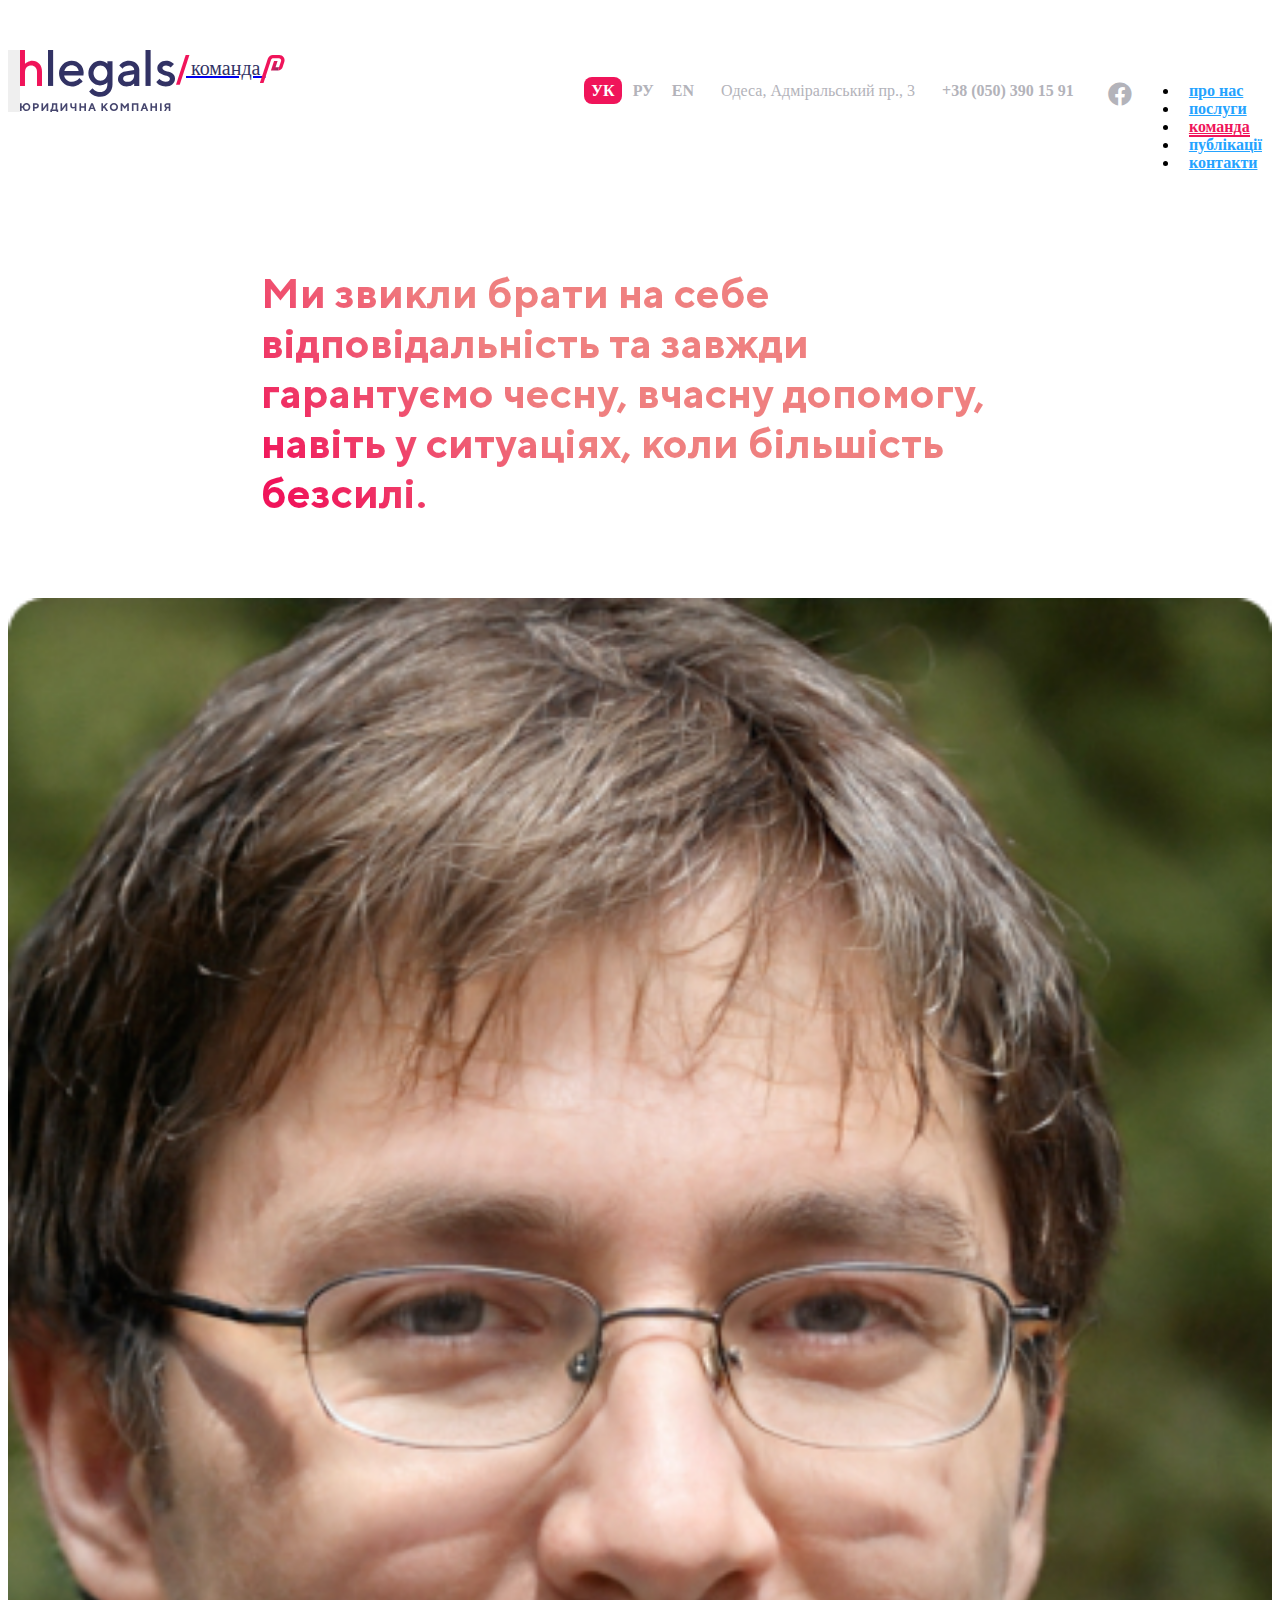
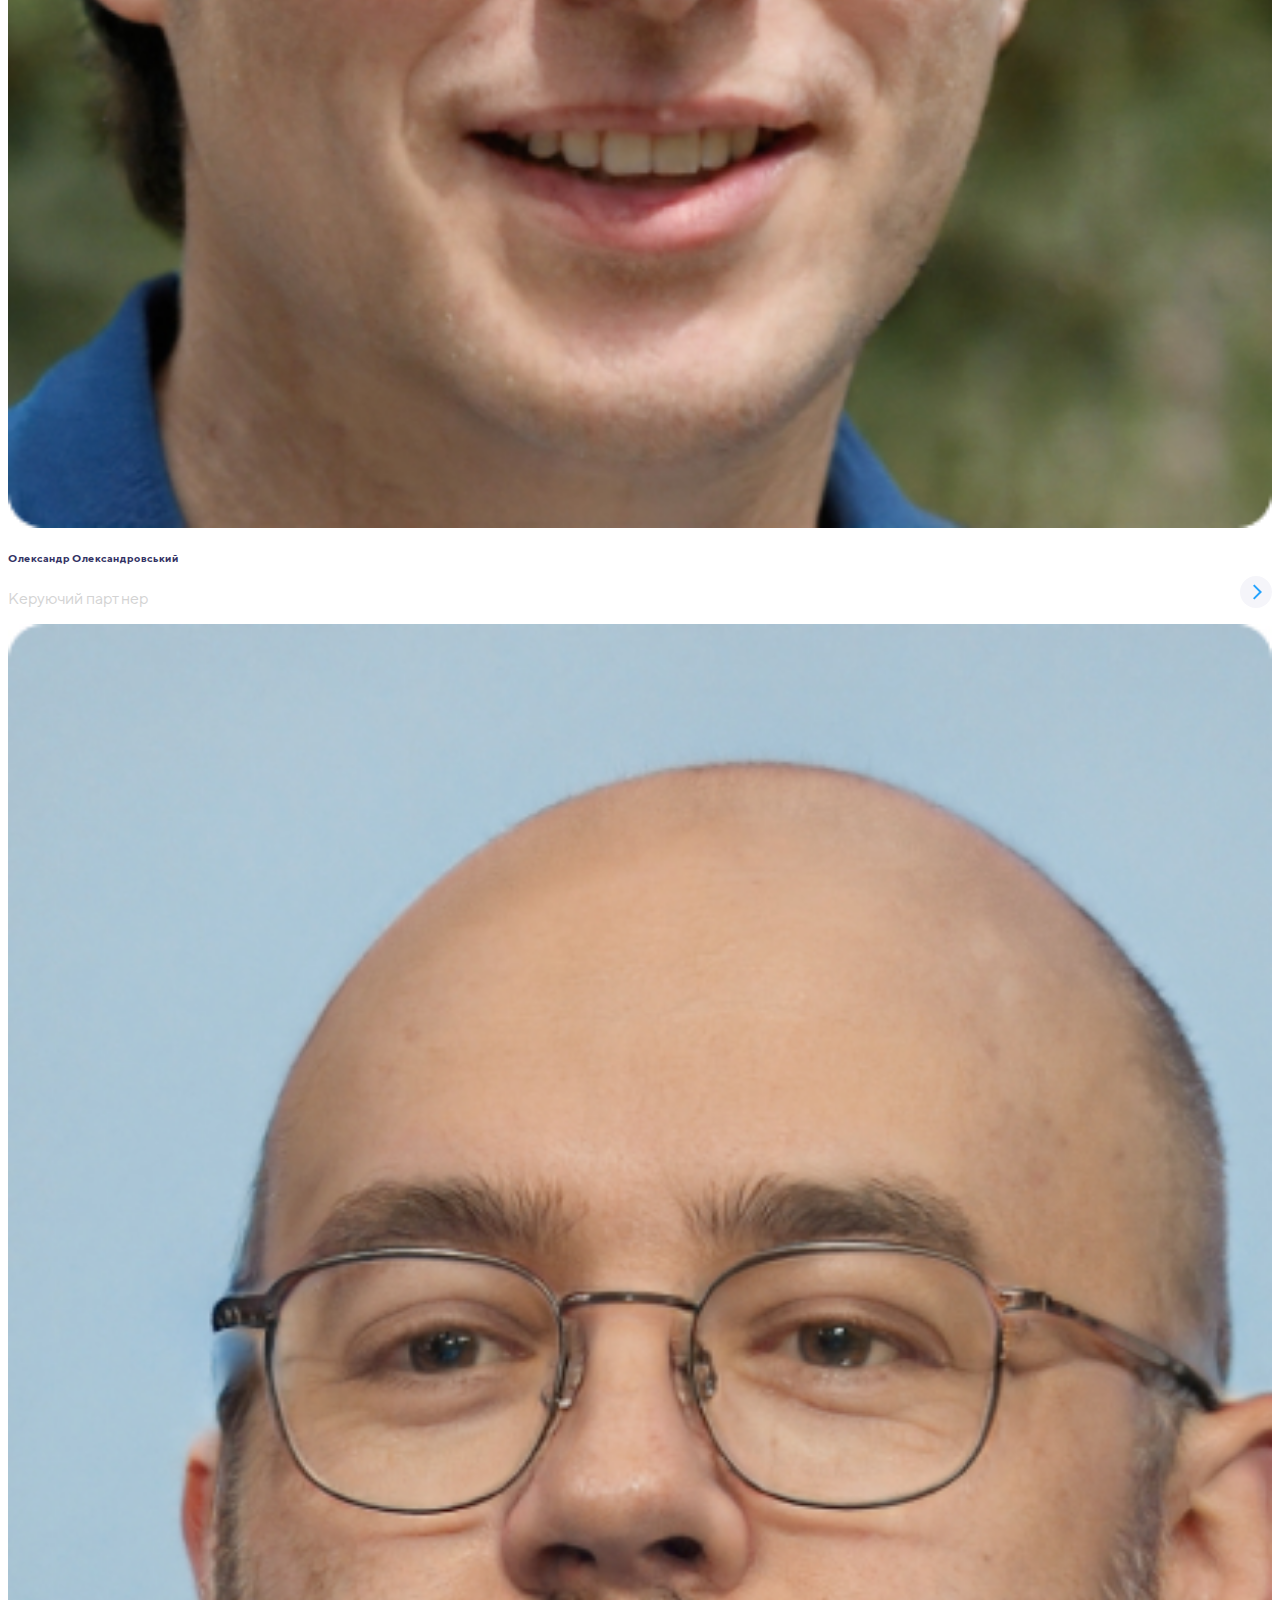
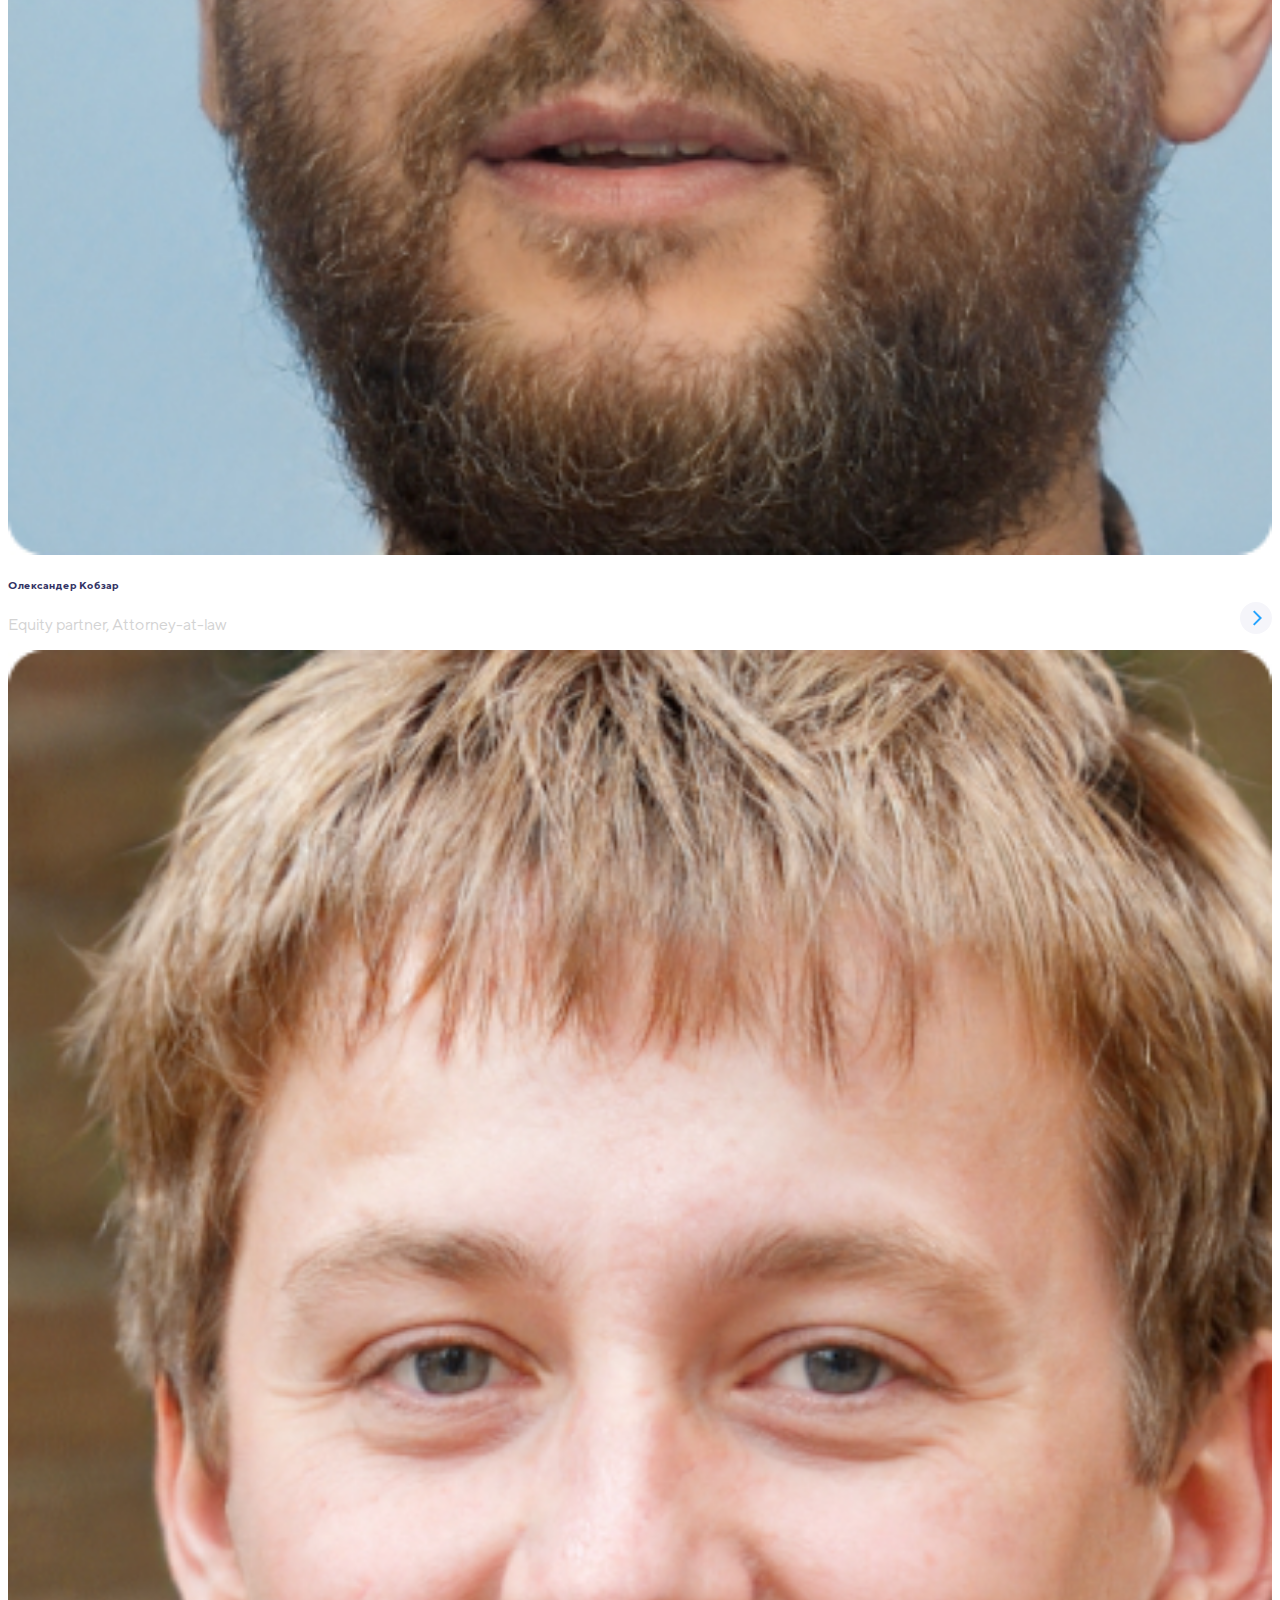
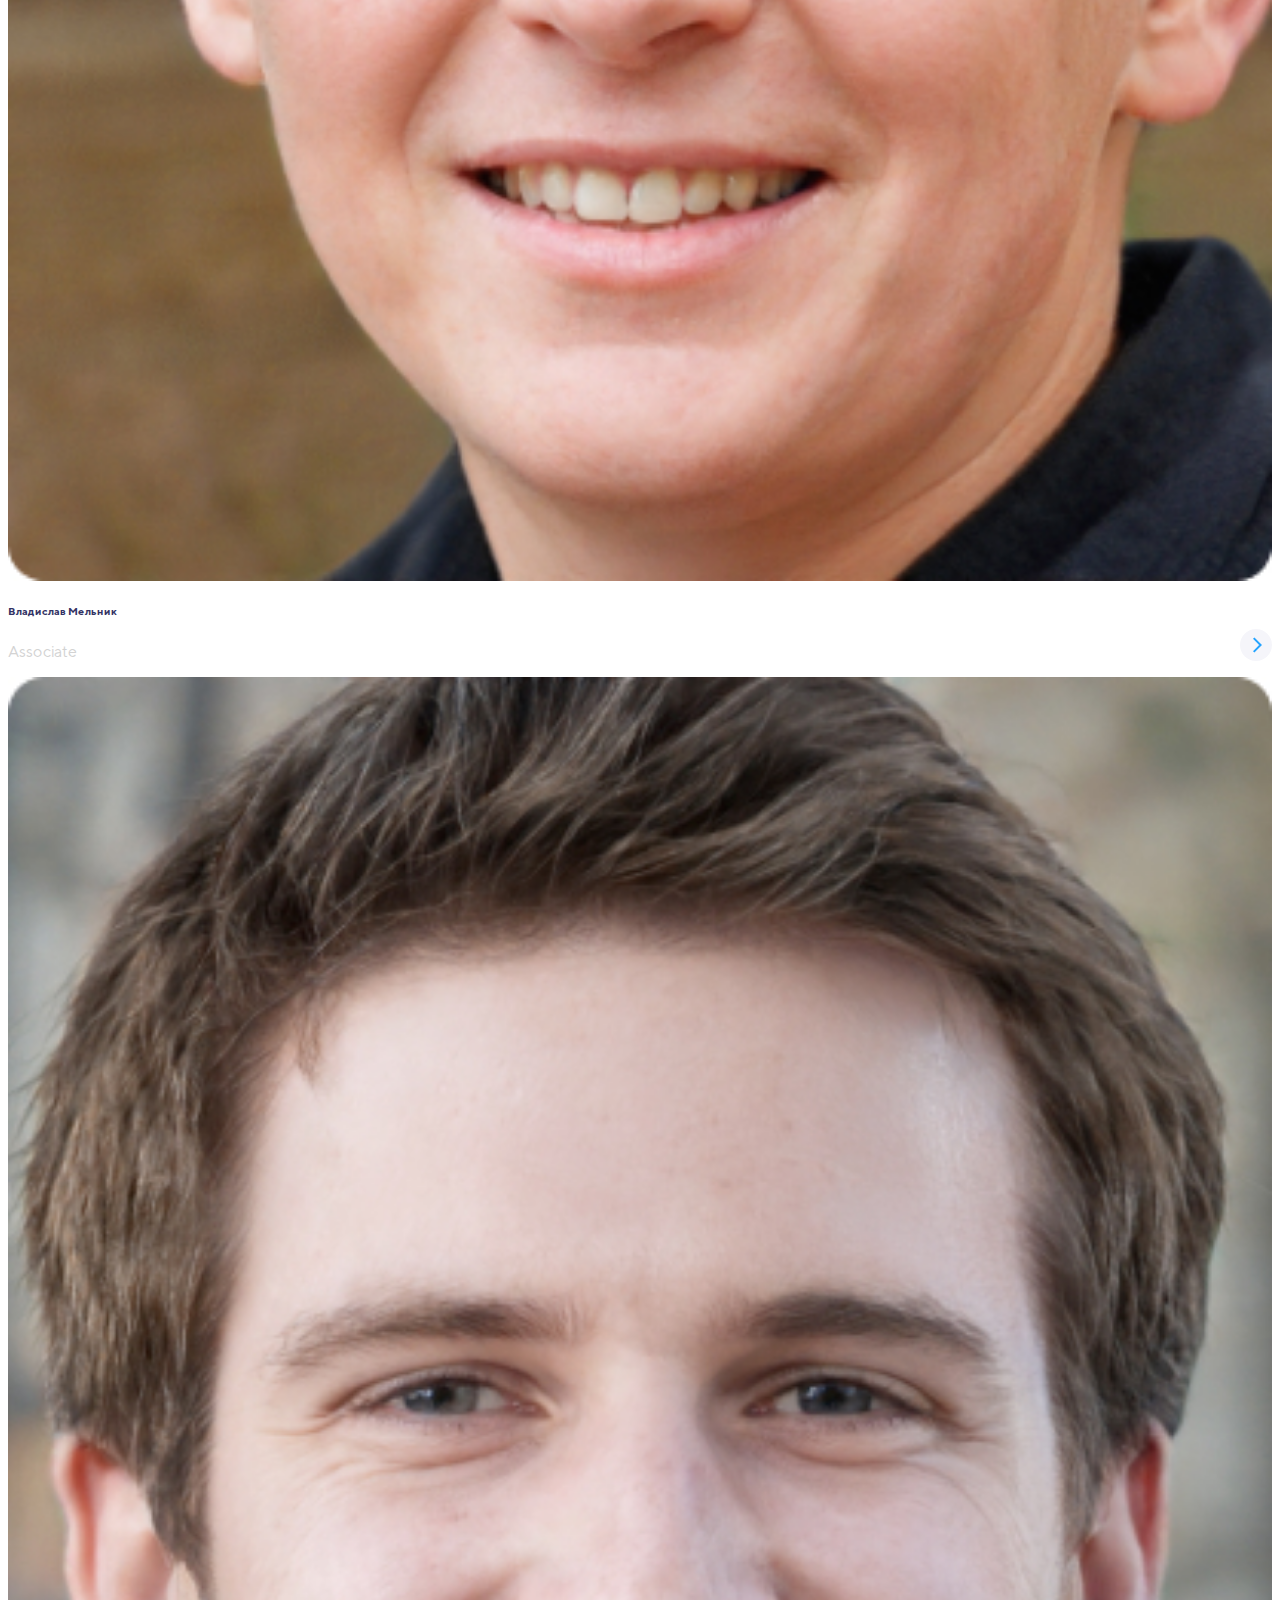
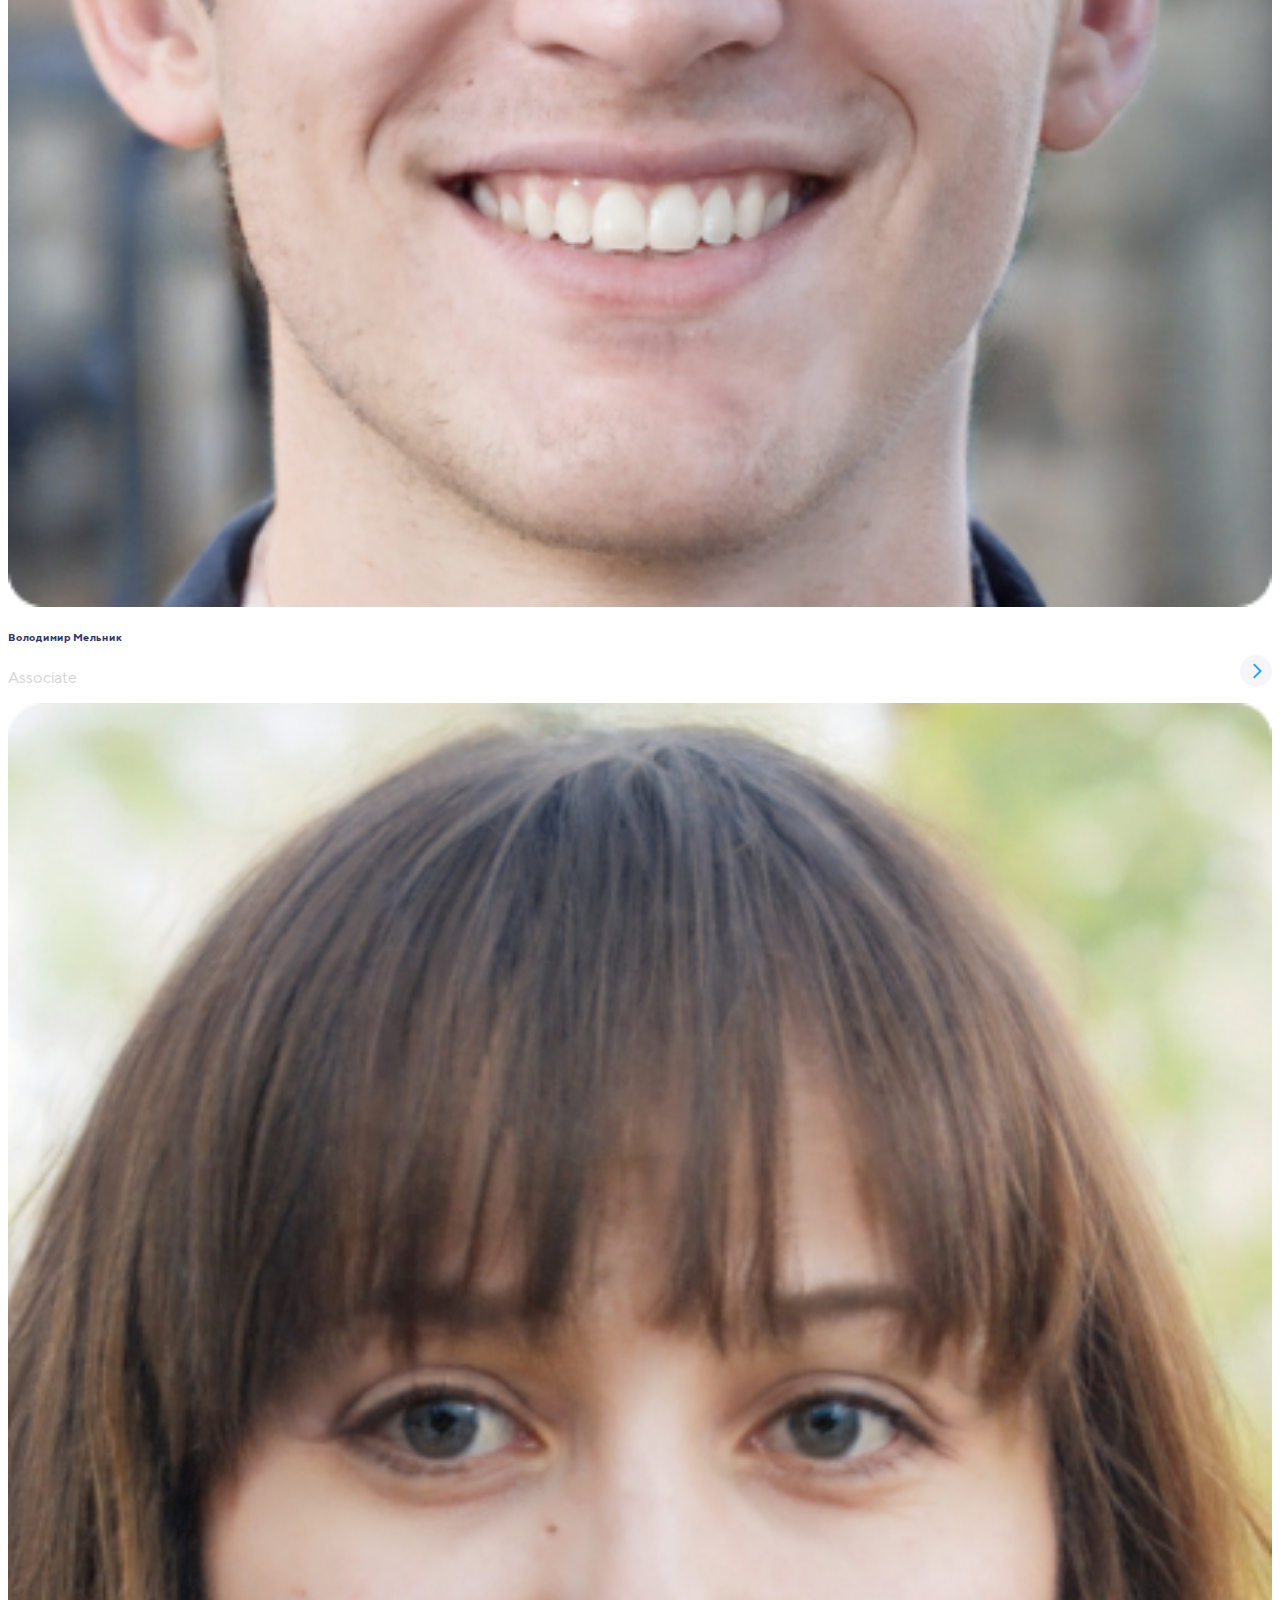
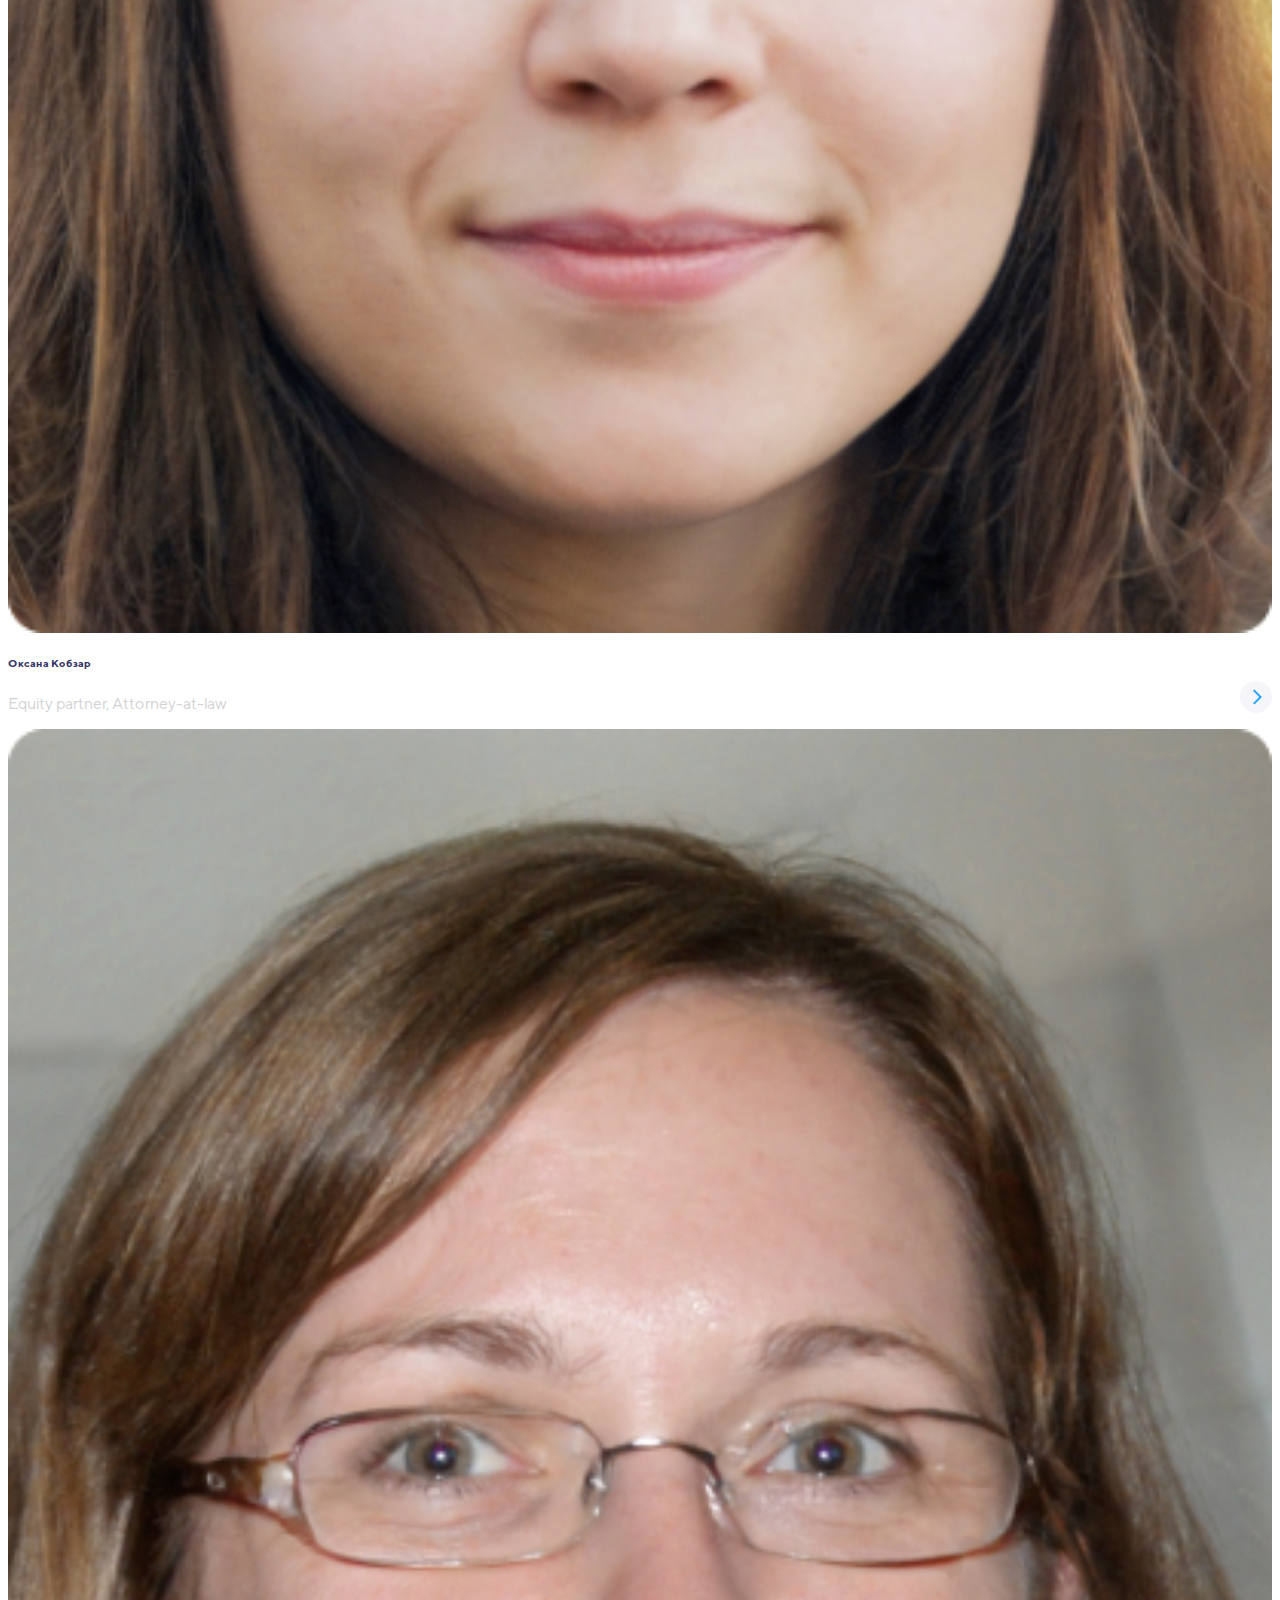
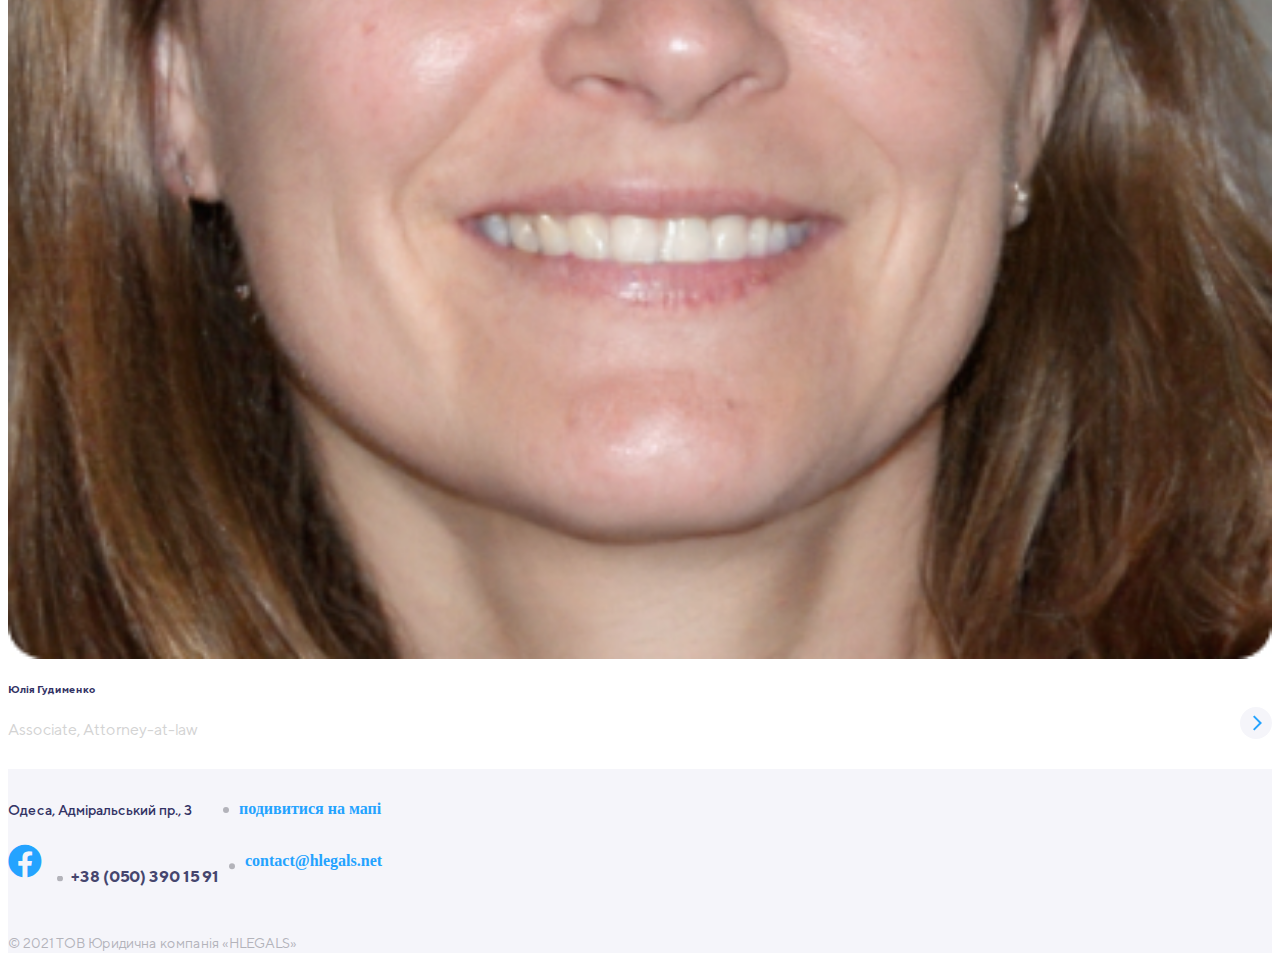
<file: sec-html/index.html>
<!DOCTYPE html>
<html lang="en">
<head>
    <meta charset="UTF-8">
    <meta http-equiv="X-UA-Compatible" content="IE=edge">
    <meta name="viewport" content="width=device-width, initial-scale=1.0">
    <link href="https://cdn.jsdelivr.net/npm/bootstrap@5.1.0/dist/css/bootstrap.min.css" rel="stylesheet" integrity="sha384-KyZXEAg3QhqLMpG8r+8fhAXLRk2vvoC2f3B09zVXn8CA5QIVfZOJ3BCsw2P0p/We" crossorigin="anonymous">
    <link rel="stylesheet" href="../css/style.css">
    <link rel="stylesheet" href="../css/all.min.css">
    <link rel="stylesheet" href="../scss/style.scss">
    <title>Hlegals</title>
</head>
<body>
    <body class="second-page">
        <nav class="navbar navbar-expand-lg navbar-light navbar-absolute">
          <div class="container navbar-flex">
            <ul class="navbar-top-line">
              <li class="navbar-top-line-item navbar-top-line-lang">
                <a href="" class="active">УК</a>
                <a href="">РУ</a>
                <a href="">EN</a>
              </li>
              <li class="navbar-top-line-item">
                Одеса, Адміральський пр., 3
              </li>
              <li class="navbar-top-line-item">
                <a href="tel:+38 (050) 390 15 91">+38 (050) 390 15 91</a>
              </li>
              <li class="navbar-top-line-item">
                <a href="#">
                  <i class="fab fa-facebook"></i>
                </a>
              </li>
      
            </ul>
            <a class="navbar-brand" href="#">
              <img src="../img/logo-min.svg" alt="">
              <div class="navbar-brand-additional">
                команда
              </div>
            </a>
            <button class="navbar-toggler" type="button" data-bs-toggle="collapse" data-bs-target="#navbarSupportedContent"
              aria-controls="navbarSupportedContent" aria-expanded="false" aria-label="Toggle navigation">
              <span class="navbar-toggler-icon"></span>
            </button>
            <div class="collapse navbar-collapse" id="navbarSupportedContent">
              <ul class="navbar-nav ms-auto mb-2 mb-lg-0">
                <li class="nav-item">
                  <a class="nav-link" href="../about/index.html">про нас</a>
                </li>
                <li class="nav-item">
                  <a class="nav-link" href="../servises/index.html">послуги</a>
                </li>
                <li class="nav-item active">
                  <a class="nav-link" href="../sec-html/index.html">команда</a>
                </li>
                <li class="nav-item">
                  <a class="nav-link" href="../publications/index.html">публікації</a>
                </li>
                <li class="nav-item">
                  <a class="nav-link" href="../contacts/index.html">контакти</a>
                </li>
              </ul>
            </div>
          </div>
        </nav>

    <div class="team-bg">
        <div class="container custom-conteiner">
          <div>
          <h2 class="team-h2">Ми звикли брати на себе відповідальність та завжди гарантуємо чесну, вчасну допомогу, навіть у ситуаціях, коли більшість безсилі.</h2>
        </div>
          <div class="row gy-10">
            <div class="col-sm-6 col-lg-4 ">
                <div class="fleks j-c e-b">
                    <div class="m-w">
                        <img src="../img/photo.jpg" class="team-imgs" alt="">
                    </div>
                    <div class="team-con m-w">
                        <h6 class="team-h6">Олександр Олександровський</h6>
                        <p class="team-p">Керуючий партнер</p>
                        <a href="#"><img src="../img/team-open.svg" class="team-img" alt=""></a>
                    </div>
                </div>
            </div>
            <div class="col-sm-6 col-lg-4">
                <div class="fleks j-c e-b">
                    <div class="m-w">
                        <img src="../img/photo2.jpg" class="team-imgs" alt="">
                    </div>
                    <div class="team-con m-w">
                        <h6 class="team-h6">Олександер Кобзар</h6>
                        <p class="team-p">Equity partner, Attorney-at-law</p>
                        <a href="#"><img src="../img/team-open.svg" class="team-img" alt=""></a>
                    </div>
                </div>
            </div>
            <div class="col-sm-6 col-lg-4">
                <div class="fleks j-c e-b">
                    <div class="m-w">
                        <img src="../img/photo3.jpg" class="team-imgs" alt="">
                    </div>
                    <div class="team-con m-w">
                        <h6 class="team-h6">Владислав Мельник</h6>
                        <p class="team-p">Associate</p>
                        <a href="#"><img src="../img/team-open.svg" class="team-img" alt=""></a>
                    </div>
                </div>
            </div>
            <div class="col-sm-6 col-lg-4">
                <div class="fleks j-c e-b">
                    <div class="m-w">
                        <img src="../img/photo4.jpg" class="team-imgs" alt="">
                    </div>
                    <div class="team-con m-w">
                        <h6 class="team-h6">Володимир Мельник</h6>
                        <p class="team-p">Associate</p>
                        <a href="#"><img src="../img/team-open.svg" class="team-img" alt=""></a>
                    </div>
                </div>
            </div>
            <div class="col-sm-6 col-lg-4">
                <div class="fleks j-c e-b">
                    <div class="m-w">
                        <img src="../img/photo5.jpg" class="team-imgs" alt="">
                    </div>
                    <div class="team-con m-w">
                        <h6 class="team-h6">Оксана Кобзар</h6>
                        <p class="team-p">Equity partner, Attorney-at-law</p>
                        <a href="#"><img src="../img/team-open.svg" class="team-img" alt=""></a>
                    </div>
                </div>
            </div>
            <div class="col-sm-6 col-lg-4">
                <div class="fleks j-c e-b">
                    <div class="m-w">
                        <img src="../img/photo6.jpg" class="team-imgs" alt="">
                    </div>
                    <div class="team-con m-w">
                        <h6 class="team-h6">Юлія Гудименко</h6>
                        <p class="team-p">Associate, Attorney-at-law</p>
                        <a href="#"><img src="../img/team-open.svg" class="team-img" alt=""></a>
                    </div>
                </div>
            </div>
          </div>
        </div>
      </div>

      <div class="sticky-top">
        <div class="container custom-conteiner bg-con">
          <div class="bor-for-all">
          <div class="row">
            <div class="col-md-9 face">
              <div class="od-col">
              <p class="odes">Одеса, Адміральський пр., 3 </p>
              <img class="dot1" src="../img/new-dot-separator.svg" alt=""> <a class="link link1" href="#">подивитися на мапі</a>
              </div>
              <div class="face-col">
              <a href="#"><i class="fab fa-facebook fa-log"></i></a>
              <p class="tel">	<img class="dot2" src="../img/new-dot-separator.svg" alt=""> +38 (050) 390 15 91</p>
              <img class="dot dot3" src="../img/new-dot-separator.svg" alt=""> <a class="link" href="#">contact@hlegals.net</a>
            </div>
            </div>
            <div class="col-md-3">
              <div class="w-tov">
              <p class="tov">© 2021 ТОВ Юридична компанія «HLEGALS»</p>
            </div>
            </div>
          </div>
        </div>
        </div>
      </div>

      <script src="https://cdn.jsdelivr.net/npm/bootstrap@5.1.0/dist/js/bootstrap.bundle.min.js" integrity="sha384-U1DAWAznBHeqEIlVSCgzq+c9gqGAJn5c/t99JyeKa9xxaYpSvHU5awsuZVVFIhvj" crossorigin="anonymous"></script>
</body>
</html>
</file>
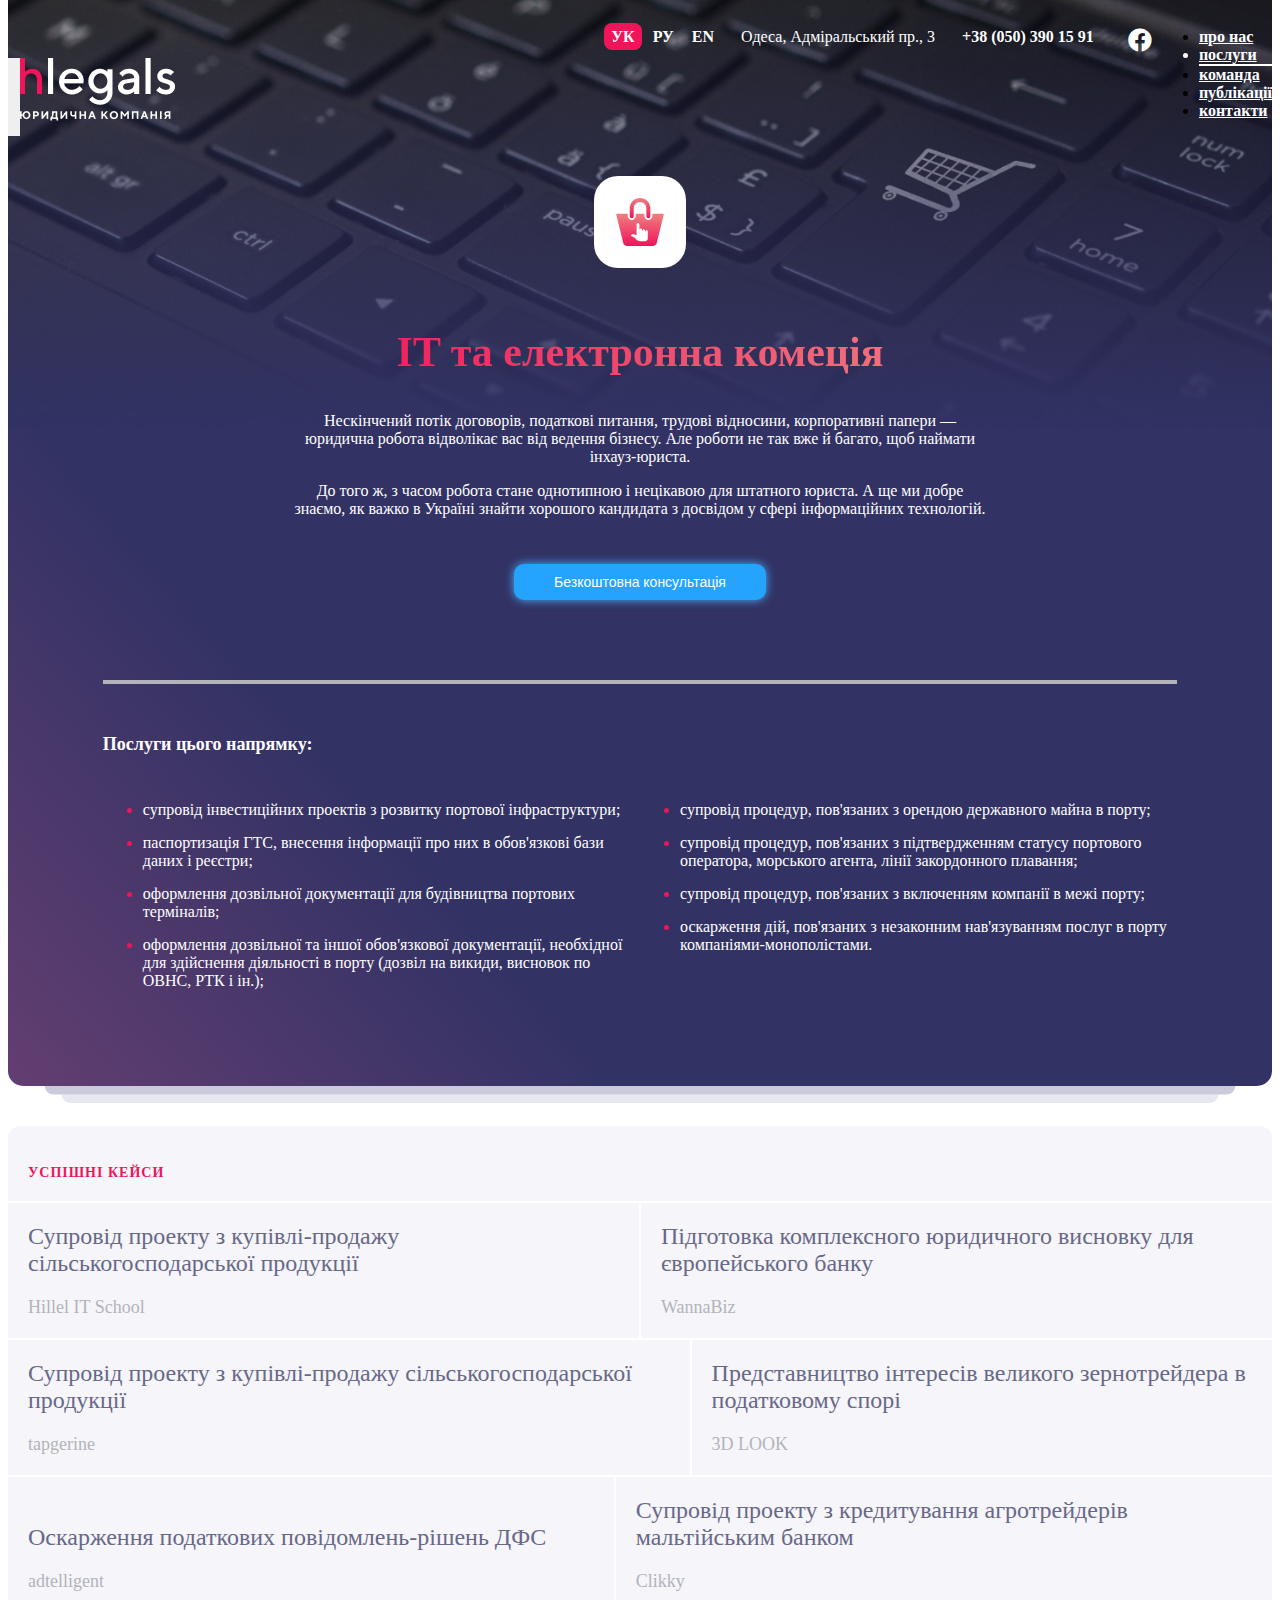
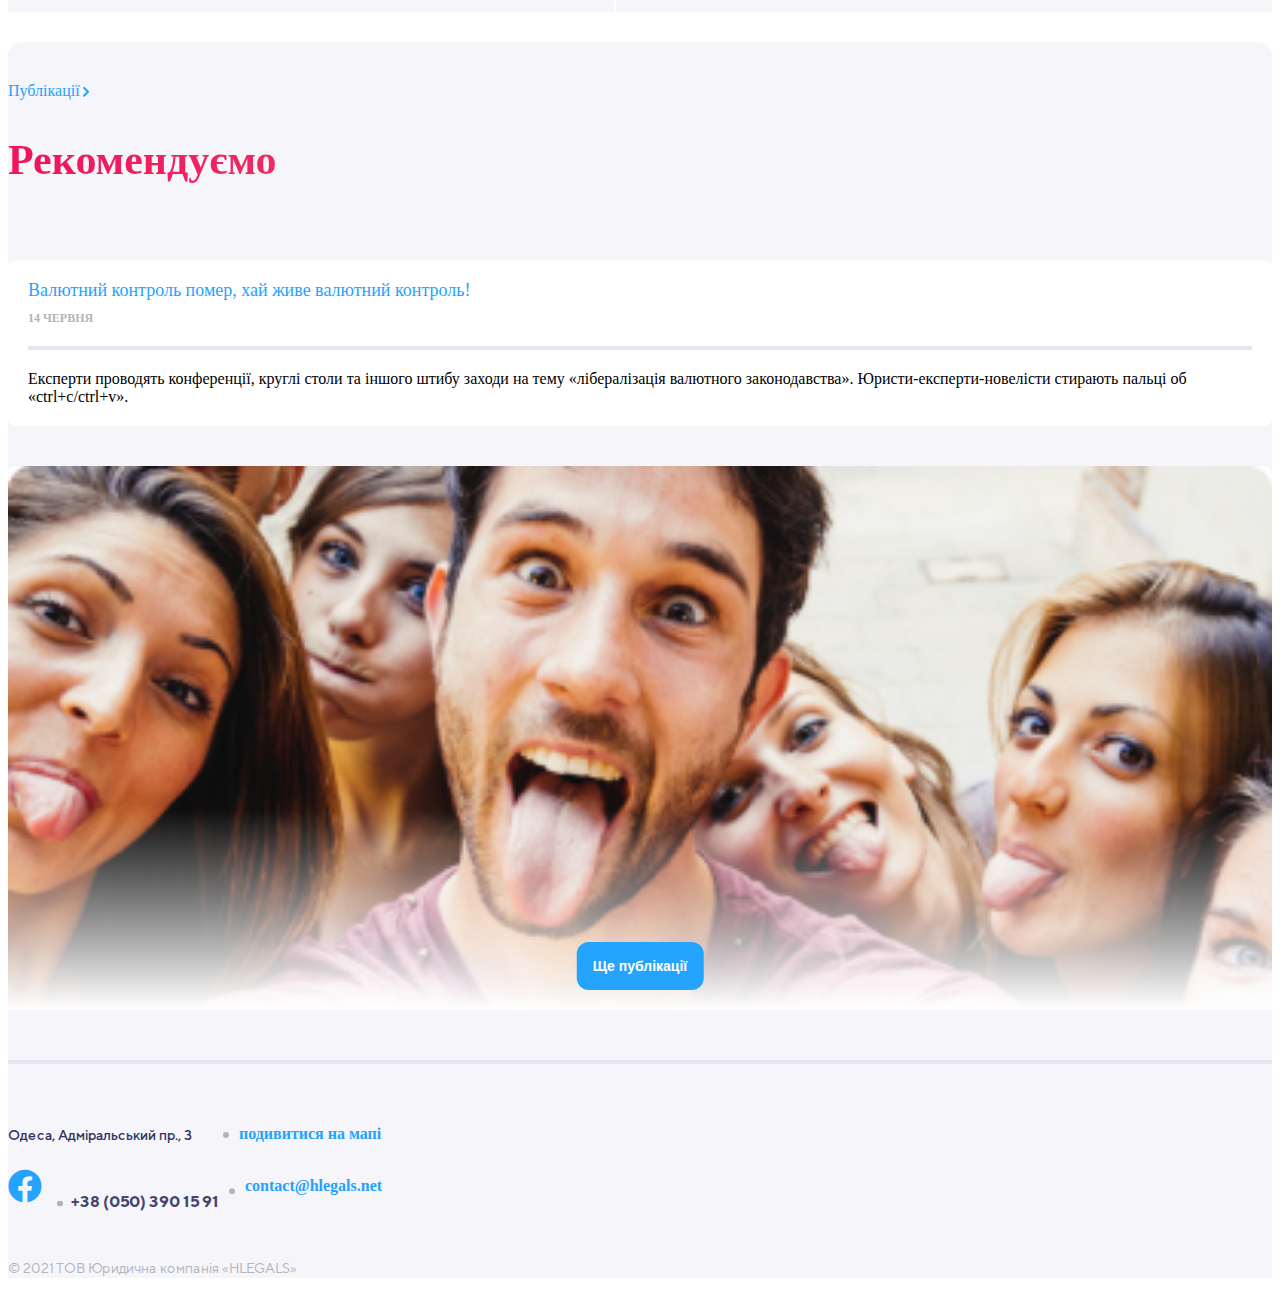
<file: servises-page/index.html>
<!DOCTYPE html>
<html lang="en">
<head>
    <meta charset="UTF-8">
    <meta http-equiv="X-UA-Compatible" content="IE=edge">
    <meta name="viewport" content="width=device-width, initial-scale=1.0">
    <link href="https://cdn.jsdelivr.net/npm/bootstrap@5.1.0/dist/css/bootstrap.min.css" rel="stylesheet"
    integrity="sha384-KyZXEAg3QhqLMpG8r+8fhAXLRk2vvoC2f3B09zVXn8CA5QIVfZOJ3BCsw2P0p/We" crossorigin="anonymous">
    <link rel="stylesheet" href="../css/style.css">
    <link rel="stylesheet" href="../css/all.min.css">
    <title>Hlegals</title>
</head>
<body>
    <div class="sho-bg sho-bg2 ">
        <div class="it-bg">
        <nav class="navbar navbar-expand-lg navbar-light navbar-absolute nav-st-top">
            <div class="container custom-conteiner navbar-flex">
              <ul class="navbar-top-line">
                <li class="navbar-top-line-item navbar-top-line-lang">
                  <a href="" class="active">УК</a>
                  <a href="">РУ</a>
                  <a href="">EN</a>
                </li>
                <li class="navbar-top-line-item">
                  Одеса, Адміральський пр., 3
                </li>
                <li class="navbar-top-line-item">
                  <a href="tel:+38 (050) 390 15 91">+38 (050) 390 15 91</a></a>
                </li>
                <li class="navbar-top-line-item">
                  <a href="#">
                    <i class="fab fa-facebook"></i>
                  </a>
                </li>
        
              </ul>
              <a class="navbar-brand" href="#"><img src="../img/logo.png" alt=""></a>
              <button class="navbar-toggler" type="button" data-bs-toggle="collapse" data-bs-target="#navbarSupportedContent"
                aria-controls="navbarSupportedContent" aria-expanded="false" aria-label="Toggle navigation">
                <span class="navbar-toggler-icon"></span>
              </button>
              <div class="collapse navbar-collapse" id="navbarSupportedContent">
                <ul class="navbar-nav ms-auto mb-2 mb-lg-0">
                  <li class="nav-item">
                    <a class="nav-link" href="../about/index.html">про нас</a>
                  </li>
                  <li class="nav-item active-2">
                    <a class="nav-link" href="../servises/index.html">послуги</a>
                  </li>
                  <li class="nav-item">
                    <a class="nav-link" href="../sec-html/index.html">команда</a>
                  </li>
                  <li class="nav-item">
                    <a class="nav-link" href="../publications/index.html">публікації</a>
                  </li>
                  <li class="nav-item">
                    <a class="nav-link" href="../contacts/index.html">контакти</a>
                  </li>
                </ul>
              </div>
            </div>
          </nav>
        
          <div class="container custom-conteiner">
            <div class="it-el">
                <img src="../img/it-el-logo.svg" class="it-img" alt="">
                <h2 class="h2">IT та електронна комеція</h2>
                <p class="it-p">Нескінчений потік договорів, податкові питання, трудові відносини, корпоративні папери — юридична робота відволікає вас від ведення бізнесу. Але роботи не так вже й багато, щоб наймати інхауз-юриста.</p>
                <p class="it-p">До того ж, з часом робота стане однотипною і нецікавою для штатного юриста. А ще ми добре знаємо, як важко в Україні знайти хорошого кандидата з досвідом у сфері інформаційних технологій.</p>
                <div class="btn-cn">
                    <button type="submit" class="it-btn">Безкоштовна консультація</button>
                </div>
                
            </div>
          </div>
          <div class="container custom-conteiner">
              <div class="it-con">
                <h5 class="it-h5">Послуги цього напрямку:</h5>
                <div class="it-pos">
                  <div class="spis">
                      <ul>
                          <li class="it-p">супровід інвестиційних проектів з розвитку портової інфраструктури;</li>
                          <li class="it-p">паспортизація ГТС, внесення інформації про них в обов'язкові бази даних і реєстри;</li>
                          <li class="it-p">оформлення дозвільної документації для будівництва портових терміналів;</li>
                          <li class="it-p">оформлення дозвільної та іншої обов'язкової документації, необхідної для здійснення діяльності в порту (дозвіл на викиди, висновок по ОВНС, РТК і ін.);</li>
                      </ul>
                  </div>
                  <div class="spis">
                      <ul>
                          <li class="it-p">супровід процедур, пов'язаних з орендою державного майна в порту;</li>
                          <li class="it-p">супровід процедур, пов'язаних з підтвердженням статусу портового оператора, морського агента, лінії закордонного плавання;</li>
                          <li class="it-p">супровід процедур, пов'язаних з включенням компанії в межі порту;</li>
                          <li class="it-p">оскарження дій, пов'язаних з незаконним нав'язуванням послуг в порту компаніями-монополістами.</li>
                      </ul>
                  </div>
                </div>
              </div>
          </div>
        </div>


    </div>


    <section class="cases-sect cases-sect2">
        <div class="container">
          <div class="cases-sect-subheading">
            <h4 class="section-subheading">Успішні кейси</h4>
          </div>
          <div class="cases-sect-cards">
            <div class="cases-card-item">
              <a href="" class="cases-card-item-link">Супровід проекту з купівлі-продажу сільськогосподарської продукції</a>
              <p class="cases-card-item-company">Hillel IT School</p>
            </div>
            <div class="cases-card-item">
              <a href="" class="cases-card-item-link">Підготовка комплексного юридичного висновку для європейського
                банку</a>
              <p class="cases-card-item-company">WannaBiz</p>
            </div>
            <div class="cases-card-item">
              <a href="" class="cases-card-item-link">Супровід проекту з купівлі-продажу сільськогосподарської продукції</a>
              <p class="cases-card-item-company">tapgerine</p>
            </div>
            <div class="cases-card-item">
              <a href="" class="cases-card-item-link">Представництво інтересів великого зернотрейдера в податковому
                спорі</a>
              <p class="cases-card-item-company">3D LOOK</p>
            </div>
            <div class="cases-card-item">
              <a href="" class="cases-card-item-link">Оскарження податкових повідомлень-рішень ДФС</a>
              <p class="cases-card-item-company">adtelligent</p>
            </div>
            <div class="cases-card-item">
              <a href="" class="cases-card-item-link">Супровід проекту з кредитування агротрейдерів мальтійським банком</a>
              <p class="cases-card-item-company">Clikky</p>
            </div>
          </div>
        </div>
      </section>


      <section class="publications-sect publications-sect2">
        <div class="container">
          <a href="#" class="it-link">Публікації</a>
          <h2 class="h2">Рекомендуємо</h2>
          <div class="publications-container">
            <div class="publications-list">
              <div class="row">
                <div class="col-md-4">
                  <div class="publication-item">
                    <div class="publication-item-text">
                      <div class="publication-item-top">
                        <a class="publication-item-heading" href="#">
                          Валютний контроль помер, хай живе валютний контроль!
                        </a>
                        <time class="publication-item-date">14 червня</time>
                      </div>
                      <p>Експерти проводять конференції, круглі столи та іншого штибу заходи на тему «лібералізація валютного
                        законодавства». Юристи-експерти-новелісти стирають пальці об «ctrl+c/ctrl+v».</p>
                    </div> 
                  </div>
                  <div class="publication-item">
                    <a href="">
                      <img src="../img/publications-img1.jpg" class="publication-item-img" alt="">
                    </a>
                    <div class="publication-item-text">
                      <div class="publication-item-top">
                        <a class="publication-item-heading" href="#">
                          Валютний контроль помер, хай живе валютний контроль!
                        </a>
                        <time class="publication-item-date">14 червня</time>
                      </div>
                      <p>Експерти проводять конференції, круглі столи та іншого штибу заходи на тему «лібералізація
                        валютного законодавства». Юристи-експерти-новелісти стирають пальці об «ctrl+c/ctrl+v».</p>
                    </div>
                  </div>
                </div>
                <div class="col-md-4">
                  <div class="publication-item">
                    <a href="">
                      <img src="../img/publications-img2.jpg" class="publication-item-img" alt="">
                    </a>
                    <div class="publication-item-text">
                      <div class="publication-item-top">
                        <a class="publication-item-heading" href="#">
                          Equity associate
                        </a>
                        <time class="publication-item-date">22 квітня</time>
                      </div>
                      <p>На проектах я джун. При цьому я співвласник юридичної фірми. Як це відбулося. Перед вступом батьки
                        мені казали, що якщо буду…</p>
                    </div>
                  </div>
                  <div class="publication-item">
                    <a href="">
                      <img src="../img/publications-img3.jpg" class="publication-item-img" alt="">
                    </a>
                    <div class="publication-item-text">
                      <div class="publication-item-top">
                        <a class="publication-item-heading" href="#">
                          Валютний контроль помер, хай живе валютний контроль!
                        </a>
                        <time class="publication-item-date">14 червня</time>
                      </div>
                      <p>Експерти проводять конференції, круглі столи та іншого штибу заходи на тему «лібералізація
                        валютного законодавства». Юристи-експерти-новелісти стирають пальці об «ctrl+c/ctrl+v».</p>
                    </div>
                  </div>
                </div>
                <div class="col-md-4">
                  <div class="publication-item">
                    <a href="">
                      <img src="../img/publications-img4.jpg" class="publication-item-img" alt="">
                    </a>
                    <div class="publication-item-text">
                      <div class="publication-item-top">
                        <a class="publication-item-heading" href="#">
                          Штраф для «Корпорації добра»: що буде з Google та іншими за порушення GDPR
                        </a>
                        <time class="publication-item-date">29 вересня</time>
                      </div>
                      <p>Експерти проводять конференції, круглі столи та іншого штибу заходи на тему «лібералізація
                        валютного законодавства». Юристи-експерти-новелісти стирають пальці об «ctrl+c/ctrl+v».</p>
                    </div>
                  </div>
                  <div class="publication-item">
                    <a href="">
                      <img src="../img/publications-img5.jpg" class="publication-item-img" alt="">
                    </a>
                    <div class="publication-item-text">
                      <div class="publication-item-top">
                        <a class="publication-item-heading" href="#">
                          Валютний контроль помер, хай живе валютний контроль!
                        </a>
                        <time class="publication-item-date">14 червня</time>
                      </div>
                      <p>І чому стягнення у 50 млн євро може стати доленосним прецедентом За матеріалами Mind.ua 21 січня
                        Національна комісія із захисту даних.</p>
                    </div>
                  </div>
                </div>
              </div>
            </div>
            <button class="publications-more">Ще публікації</button>
          </div>
        </div>
      </section>



    <div class="sticky-top">
        <div class="bg-con">
        <div class="container custom-conteiner bg-bord">
          <div class="bor-for-all">
          <div class="row">
            <div class="col-md-9 face">
              <div class="od-col">
              <p class="odes">Одеса, Адміральський пр., 3 </p>
              <img class="dot1" src="../img/new-dot-separator.svg" alt=""> <a class="link link1" href="#">подивитися на мапі</a>
              </div>
              <div class="face-col">
              <a href="#"><i class="fab fa-facebook fa-log"></i></a>
              <p class="tel">	<img class="dot2" src="../img/new-dot-separator.svg" alt=""> +38 (050) 390 15 91</p>
              <img class="dot dot3" src="../img/new-dot-separator.svg" alt=""> <a class="link" href="#">contact@hlegals.net</a>
            </div>
            </div>
            <div class="col-md-3">
              <div class="w-tov">
              <p class="tov">© 2021 ТОВ Юридична компанія «HLEGALS»</p>
            </div>
            </div>
          </div>
        </div>
        </div>
    </div>
    </div>
    
    <script src="https://cdn.jsdelivr.net/npm/bootstrap@5.1.0/dist/js/bootstrap.bundle.min.js"
    integrity="sha384-U1DAWAznBHeqEIlVSCgzq+c9gqGAJn5c/t99JyeKa9xxaYpSvHU5awsuZVVFIhvj" crossorigin="anonymous">
    </script>
     <script src="https://cdn.jsdelivr.net/npm/bootstrap@5.1.0/dist/js/bootstrap.bundle.min.js"
     integrity="sha384-U1DAWAznBHeqEIlVSCgzq+c9gqGAJn5c/t99JyeKa9xxaYpSvHU5awsuZVVFIhvj" crossorigin="anonymous">
   </script>
   <script src="https://code.jquery.com/jquery-3.6.0.min.js"
     integrity="sha256-/xUj+3OJU5yExlq6GSYGSHk7tPXikynS7ogEvDej/m4=" crossorigin="anonymous"></script>
   <script src="https://unpkg.com/swiper/swiper-bundle.min.js">
   </script>
    <script src="../js/scripts.js"></script>
</body>
</html>
</file>
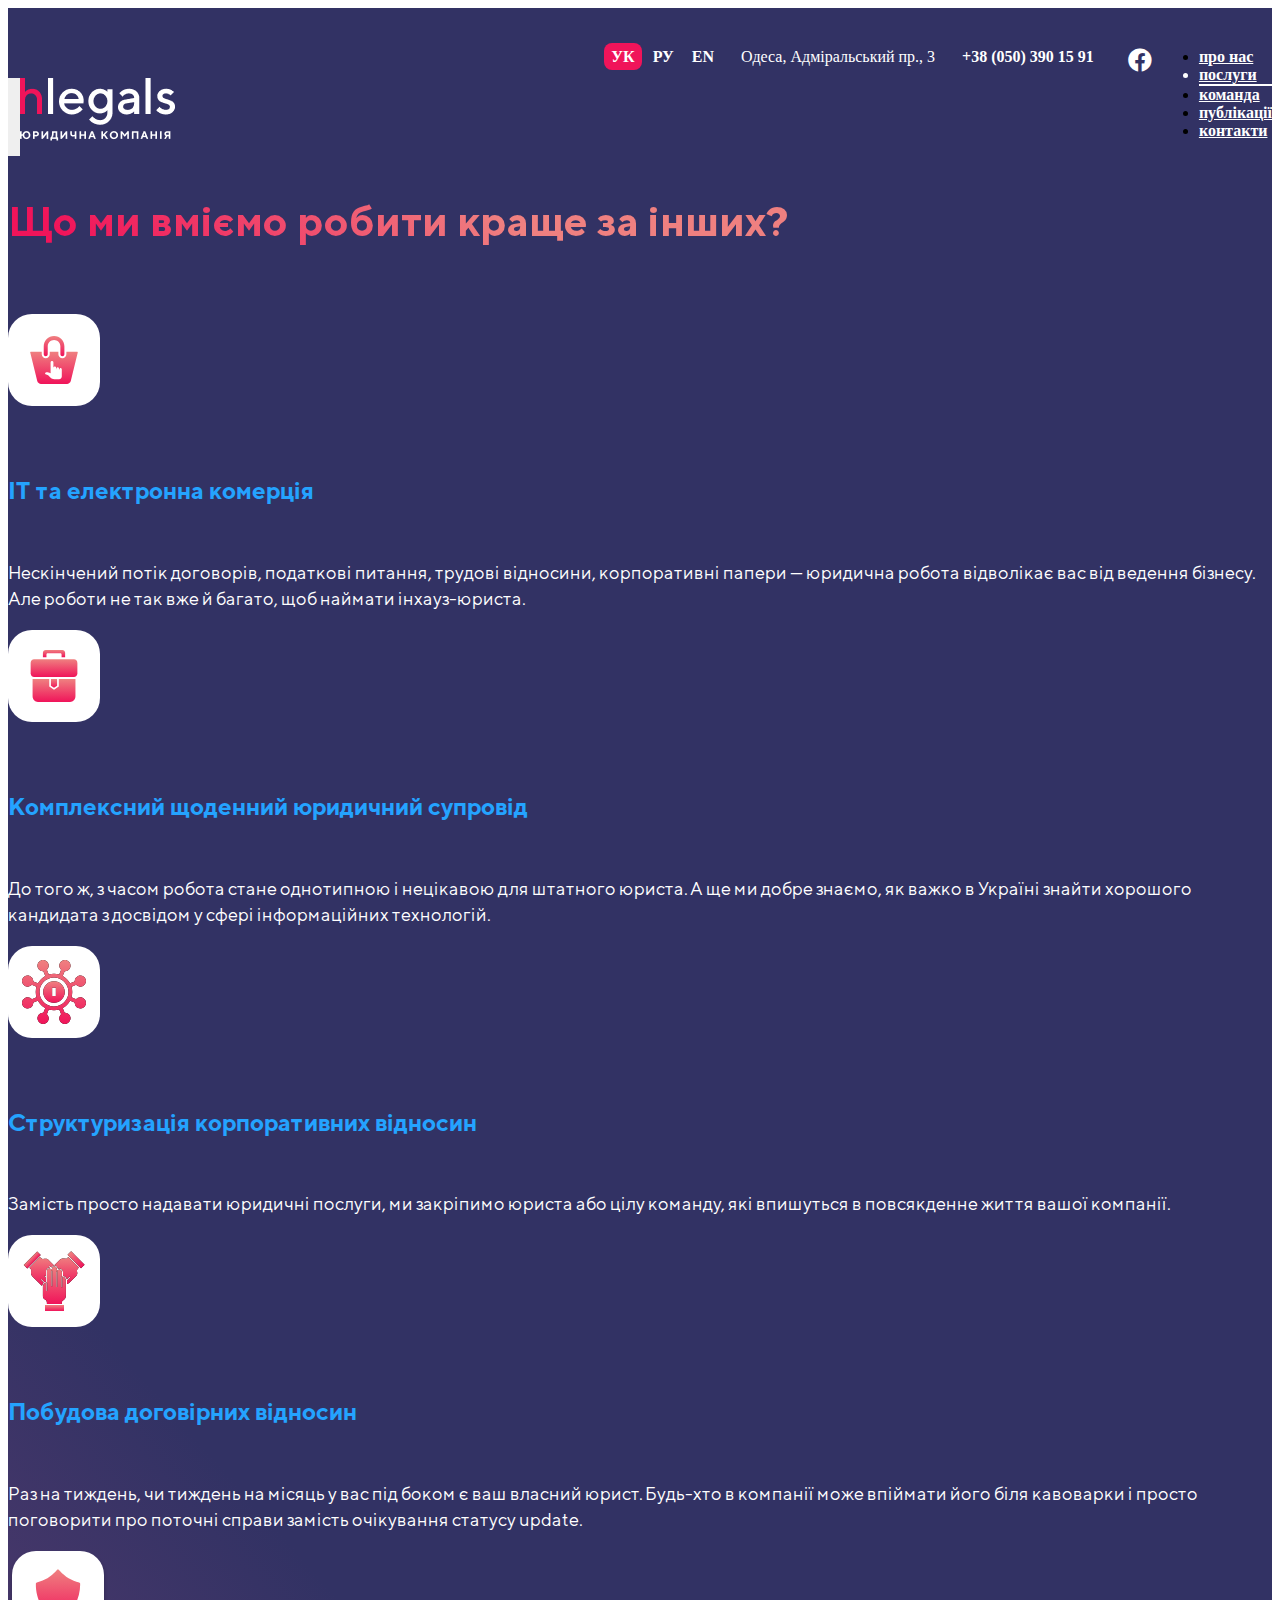
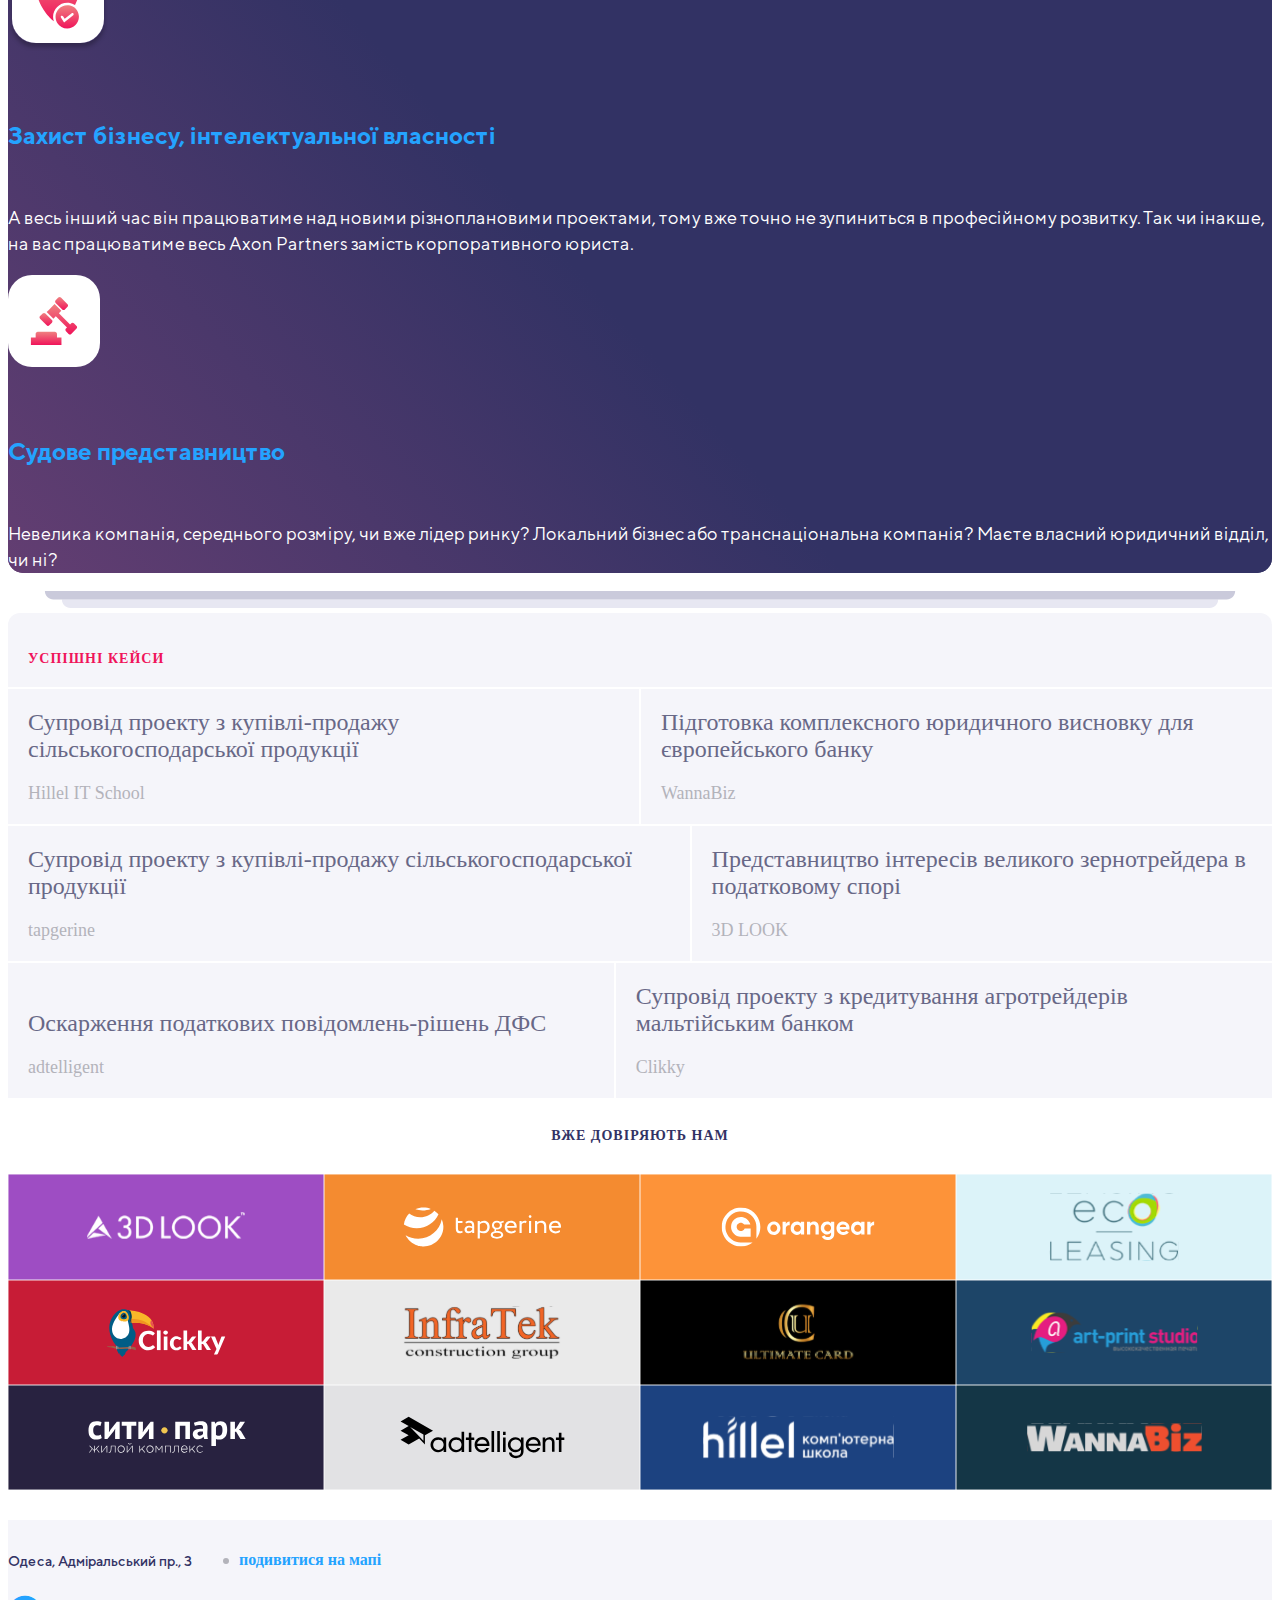
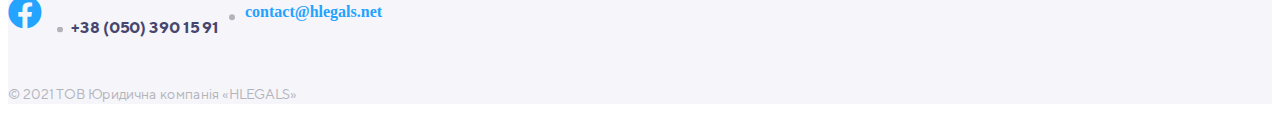
<file: servises/index.html>
<!DOCTYPE html>
<html lang="en">
<head>
    <meta charset="UTF-8">
    <meta http-equiv="X-UA-Compatible" content="IE=edge">
    <meta name="viewport" content="width=device-width, initial-scale=1.0">
    <link href="https://cdn.jsdelivr.net/npm/bootstrap@5.1.0/dist/css/bootstrap.min.css" rel="stylesheet"
    integrity="sha384-KyZXEAg3QhqLMpG8r+8fhAXLRk2vvoC2f3B09zVXn8CA5QIVfZOJ3BCsw2P0p/We" crossorigin="anonymous">
    <link rel="stylesheet" href="../css/style.css">
    <link rel="stylesheet" href="../css/all.min.css">
    <title>Hlegals</title>
</head>
<body >
    <div class="sho-bg sho-bg2">
        <nav class="navbar navbar-expand-lg navbar-light navbar-absolute nav-st-top">
            <div class="container custom-conteiner navbar-flex">
              <ul class="navbar-top-line">
                <li class="navbar-top-line-item navbar-top-line-lang">
                  <a href="" class="active">УК</a>
                  <a href="">РУ</a>
                  <a href="">EN</a>
                </li>
                <li class="navbar-top-line-item">
                  Одеса, Адміральський пр., 3
                </li>
                <li class="navbar-top-line-item">
                  <a href="tel:+38 (050) 390 15 91">+38 (050) 390 15 91</a></a>
                </li>
                <li class="navbar-top-line-item">
                  <a href="#">
                    <i class="fab fa-facebook"></i>
                  </a>
                </li>
        
              </ul>
              <a class="navbar-brand" href="#"><img src="../img/logo.png" alt=""></a>
              <button class="navbar-toggler" type="button" data-bs-toggle="collapse" data-bs-target="#navbarSupportedContent"
                aria-controls="navbarSupportedContent" aria-expanded="false" aria-label="Toggle navigation">
                <span class="navbar-toggler-icon"></span>
              </button>
              <div class="collapse navbar-collapse" id="navbarSupportedContent">
                <ul class="navbar-nav ms-auto mb-2 mb-lg-0">
                  <li class="nav-item">
                    <a class="nav-link" href="../about/index.html">про нас</a>
                  </li>
                  <li class="nav-item active-2">
                    <a class="nav-link" href="../servises-page/index.html">послуги</a>
                  </li>
                  <li class="nav-item">
                    <a class="nav-link" href="../sec-html/index.html">команда</a>
                  </li>
                  <li class="nav-item">
                    <a class="nav-link" href="../publications/index.html">публікації</a>
                  </li>
                  <li class="nav-item">
                    <a class="nav-link" href="../contacts/index.html">контакти</a>
                  </li>
                </ul>
              </div>
            </div>
          </nav>
    

      <div class="sho-bg">
        <div class="container custom-conteiner">
          <div>
            <h2 class="sho-h2">Що ми вміємо робити краще за інших?</h2>
          </div>
          <div class="row gy-5">
            <div class="col-md-4 col-sm-6">
              <img class="sho-icon" src="../img/sho-icon1.svg" alt="">
              <h6 class="sho-h6">IT та електронна комерція</h6>
              <p class="sho-p">Нескінчений потік договорів, податкові питання, трудові відносини, корпоративні папери —
                юридична робота відволікає вас від ведення бізнесу. Але роботи не так вже й багато, щоб наймати
                інхауз-юриста. </p>
            </div>
            <div class="col-md-4 col-sm-6">
              <img class="sho-icon" src="../img/sho-icon2.svg" alt="">
              <h6 class="sho-h6">Комплексний щоденний
                юридичний супровід</h6>
              <p class="sho-p">До того ж, з часом робота стане однотипною і нецікавою для штатного юриста. А ще ми добре
                знаємо, як важко в Україні знайти хорошого кандидата з досвідом у сфері інформаційних технологій.</p>
            </div>
            <div class="col-md-4 col-sm-6">
              <img class="sho-icon" src="../img/sho-icon3.svg" alt="">
              <h6 class="sho-h6">Структуризація корпоративних відносин</h6>
              <p class="sho-p">Замість просто надавати юридичні послуги, ми закріпимо юриста або цілу команду, які впишуться
                в повсякденне життя вашої компанії. </p>
            </div>
            <div class="col-md-4 col-sm-6">
              <img class="sho-icon" src="../img/sho-icon4.svg" alt="">
              <h6 class="sho-h6">Побудовa договірних відносин</h6>
              <p class="sho-p">Раз на тиждень, чи тиждень на місяць у вас під боком є ваш власний юрист. Будь-хто в компанії
                може впіймати його біля кавоварки і просто поговорити про поточні справи замість очікування статусу update.
              </p>
            </div>
            <div class="col-md-4 col-sm-6">
              <img class="sho-icon" src="../img/sho-icon5.svg" alt="">
              <h6 class="sho-h6">Захист бізнесу, інтелектуальної власності</h6>
              <p class="sho-p">А весь інший час він працюватиме над новими різноплановими проектами, тому вже точно не
                зупиниться в професійному розвитку. Так чи інакше, на вас працюватиме весь Axon Partners замість
                корпоративного юриста.</p>
            </div>
            <div class="col-md-4 col-sm-6">
              <img class="sho-icon" src="../img/sho-icon6.svg" alt="">
              <h6 class="sho-h6">Судове представництво</h6>
              <p class="sho-p">Невелика компанія, середнього розміру, чи вже лідер ринку? Локальний бізнес або
                транснаціональна компанія? Маєте власний юридичний відділ, чи ні?</p>
            </div>
          </div>
        </div>
      </div>
    </div>

    <section class="cases-sect cases-sect2">
        <div class="container">
          <div class="cases-sect-subheading">
            <h4 class="section-subheading">Успішні кейси</h4>
          </div>
          <div class="cases-sect-cards">
            <div class="cases-card-item">
              <a href="" class="cases-card-item-link">Супровід проекту з купівлі-продажу сільськогосподарської продукції</a>
              <p class="cases-card-item-company">Hillel IT School</p>
            </div>
            <div class="cases-card-item">
              <a href="" class="cases-card-item-link">Підготовка комплексного юридичного висновку для європейського
                банку</a>
              <p class="cases-card-item-company">WannaBiz</p>
            </div>
            <div class="cases-card-item">
              <a href="" class="cases-card-item-link">Супровід проекту з купівлі-продажу сільськогосподарської продукції</a>
              <p class="cases-card-item-company">tapgerine</p>
            </div>
            <div class="cases-card-item">
              <a href="" class="cases-card-item-link">Представництво інтересів великого зернотрейдера в податковому
                спорі</a>
              <p class="cases-card-item-company">3D LOOK</p>
            </div>
            <div class="cases-card-item">
              <a href="" class="cases-card-item-link">Оскарження податкових повідомлень-рішень ДФС</a>
              <p class="cases-card-item-company">adtelligent</p>
            </div>
            <div class="cases-card-item">
              <a href="" class="cases-card-item-link">Супровід проекту з кредитування агротрейдерів мальтійським банком</a>
              <p class="cases-card-item-company">Clikky</p>
            </div>
          </div>
        </div>
      </section>

      <section class="logo-sect">
        <h3 class="section-heading">Вже довіряють нам</h3>
        <div class="logo-container">
          <img src="../img/item1.svg" alt="" class="logo-sect-img">
          <img src="../img/item2.svg" alt="" class="logo-sect-img">
          <img src="../img/item3.svg" alt="" class="logo-sect-img">
          <img src="../img/item4.svg" alt="" class="logo-sect-img">
          <img src="../img/item5.svg" alt="" class="logo-sect-img">
          <img src="../img/item6.svg" alt="" class="logo-sect-img">
          <img src="../img/item7.svg" alt="" class="logo-sect-img">
          <img src="../img/item8.svg" alt="" class="logo-sect-img">
          <img src="../img/item9.svg" alt="" class="logo-sect-img">
          <img src="../img/item10.svg" alt="" class="logo-sect-img">
          <img src="../img/item11.svg" alt="" class="logo-sect-img">
          <img src="../img/item12.svg" alt="" class="logo-sect-img">
        </div>
      </section>

      <div class="sticky-top">
        <div class="container custom-conteiner bg-con">
          <div class="bor-for-all">
          <div class="row">
            <div class="col-md-9 face">
              <div class="od-col">
              <p class="odes">Одеса, Адміральський пр., 3 </p>
              <img class="dot1" src="../img/new-dot-separator.svg" alt=""> <a class="link link1" href="#">подивитися на мапі</a>
              </div>
              <div class="face-col">
              <a href="#"><i class="fab fa-facebook fa-log"></i></a>
              <p class="tel">	<img class="dot2" src="../img/new-dot-separator.svg" alt=""> +38 (050) 390 15 91</p>
              <img class="dot dot3" src="../img/new-dot-separator.svg" alt=""> <a class="link" href="#">contact@hlegals.net</a>
            </div>
            </div>
            <div class="col-md-3">
              <div class="w-tov">
              <p class="tov">© 2021 ТОВ Юридична компанія «HLEGALS»</p>
            </div>
            </div>
          </div>
        </div>
        </div>



    <script src="https://cdn.jsdelivr.net/npm/bootstrap@5.1.0/dist/js/bootstrap.bundle.min.js"
    integrity="sha384-U1DAWAznBHeqEIlVSCgzq+c9gqGAJn5c/t99JyeKa9xxaYpSvHU5awsuZVVFIhvj" crossorigin="anonymous">
    </script>
</body>
</html>
</file>
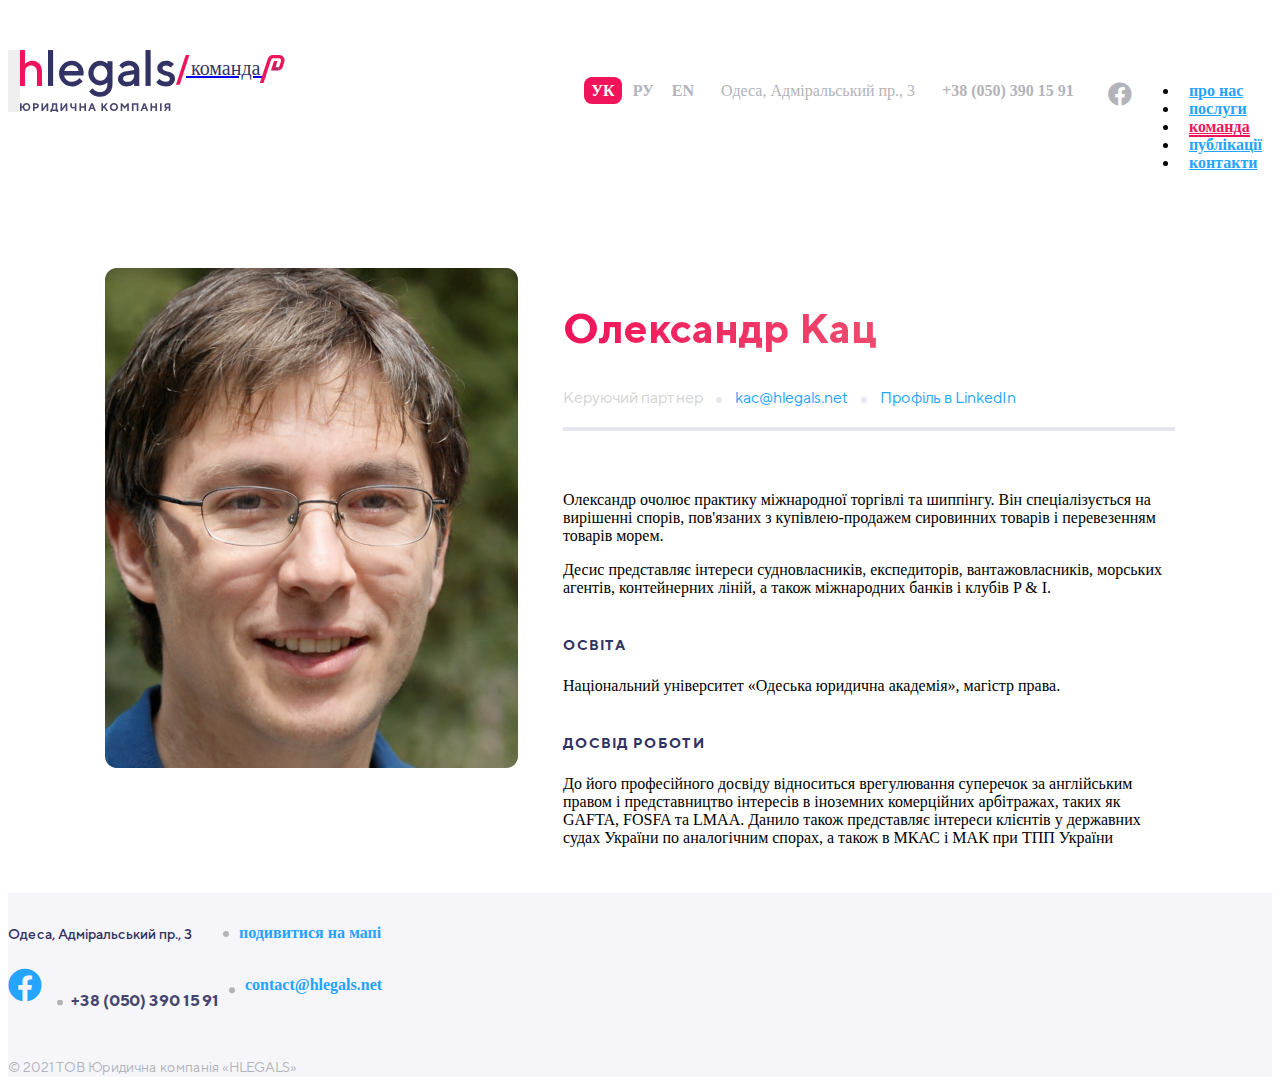
<file: team-member/index.html>
<!DOCTYPE html>
<html lang="en">

<head>
  <meta charset="UTF-8">
  <meta http-equiv="X-UA-Compatible" content="IE=edge">
  <meta name="viewport" content="width=device-width, initial-scale=1.0">
  <link href="https://cdn.jsdelivr.net/npm/bootstrap@5.1.0/dist/css/bootstrap.min.css" rel="stylesheet"
    integrity="sha384-KyZXEAg3QhqLMpG8r+8fhAXLRk2vvoC2f3B09zVXn8CA5QIVfZOJ3BCsw2P0p/We" crossorigin="anonymous">

  <link rel="stylesheet" href="../css/style.css">
  <link rel="stylesheet" href="../css/all.min.css">
  <title>Hlegals</title>
</head>

<body class="second-page">
  <nav class="navbar navbar-expand-lg navbar-light navbar-absolute">
    <div class="container navbar-flex">
      <ul class="navbar-top-line">
        <li class="navbar-top-line-item navbar-top-line-lang">
          <a href="" class="active">УК</a>
          <a href="">РУ</a>
          <a href="">EN</a>
        </li>
        <li class="navbar-top-line-item">
          Одеса, Адміральський пр., 3
        </li>
        <li class="navbar-top-line-item">
          <a href="tel:+38 (050) 390 15 91">+38 (050) 390 15 91</a>
        </li>
        <li class="navbar-top-line-item">
          <a href="#">
            <i class="fab fa-facebook"></i>
          </a>
        </li>

      </ul>
      <a class="navbar-brand" href="#">
        <img src="../img/logo-min.svg" alt="">
        <div class="navbar-brand-additional">
          команда
        </div>
      </a>
      <button class="navbar-toggler" type="button" data-bs-toggle="collapse" data-bs-target="#navbarSupportedContent"
        aria-controls="navbarSupportedContent" aria-expanded="false" aria-label="Toggle navigation">
        <span class="navbar-toggler-icon"></span>
      </button>
      <div class="collapse navbar-collapse" id="navbarSupportedContent">
        <ul class="navbar-nav ms-auto mb-2 mb-lg-0">
          <li class="nav-item">
            <a class="nav-link" href="../about/index.html">про нас</a>
          </li>
          <li class="nav-item">
            <a class="nav-link" href="../servises/index.html">послуги</a>
          </li>
          <li class="nav-item active">
            <a class="nav-link" href="../sec-html/index.html">команда</a>
          </li>
          <li class="nav-item">
            <a class="nav-link" href="../publications/index.html">публікації</a>
          </li>
          <li class="nav-item">
            <a class="nav-link" href="../contacts/index.html">контакти</a>
          </li>
        </ul>
      </div>
    </div>
  </nav>

  <main>
  <div class="m-conteiner">
    <div class="roww">
        <div class="mem-img-w">
            <img class="mem-img" src="../img/member-photo.jpg" alt="">
        </div>
        <div class="mem-text">
            <h2 class="mem-h2">Олександр Кац</h2>
            <div class="mem-col">
            <p class="mem-p">Керуючий партнер <img class="mem-dot" src="../img/mem-dot-separator.svg" alt=""> <a class="mem-link m-l2" href="#">kac@hlegals.net</a> <img class="mem-dot" src="../img/mem-dot-separator.svg" alt=""> <a class="mem-link" href="#">Профіль в LinkedIn</a></p>
            </div>
            <p>Олександр очолює практику міжнародної торгівлі та шиппінгу. Він спеціалізується на вирішенні спорів, пов'язаних з купівлею-продажем сировинних товарів і перевезенням товарів морем.</p>
            <p>Десис представляє інтереси судновласників, експедиторів, вантажовласників, морських агентів, контейнерних ліній, а також міжнародних банків і клубів P & I.</p>
            <h5 class="mem-h5">Освіта</h5>
            <p>Національний університет «Одеська юридична академія», магістр права.</p>
            <h5 class="mem-h5">Досвід роботи</h5>
            <p>До його професійного досвіду відноситься врегулювання суперечок за англійським правом і представництво інтересів в іноземних комерційних арбітражах, таких як GAFTA, FOSFA та LMAA. Данило також представляє інтереси клієнтів у державних судах України по аналогічним спорах, а також в МКАС і МАК при ТПП України</p>
        </div>
      </div>
  </div>

  <div class="sticky-top">
    <div class="container custom-conteiner bg-con">
      <div class="bor-for-all">
      <div class="row">
        <div class="col-md-9 face">
          <div class="od-col">
          <p class="odes">Одеса, Адміральський пр., 3 </p>
          <img class="dot1" src="../img/new-dot-separator.svg" alt=""> <a class="link link1" href="#">подивитися на мапі</a>
          </div>
          <div class="face-col">
          <a href="#"><i class="fab fa-facebook fa-log"></i></a>
          <p class="tel">	<img class="dot2" src="../img/new-dot-separator.svg" alt=""> +38 (050) 390 15 91</p>
          <img class="dot dot3" src="../img/new-dot-separator.svg" alt=""> <a class="link" href="#">contact@hlegals.net</a>
        </div>
        </div>
        <div class="col-md-3">
          <div class="w-tov">
          <p class="tov">© 2021 ТОВ Юридична компанія «HLEGALS»</p>
        </div>
        </div>
      </div>
    </div>
    </div>
  </div>

</main>



  <script src="https://cdn.jsdelivr.net/npm/bootstrap@5.1.0/dist/js/bootstrap.bundle.min.js"
    integrity="sha384-U1DAWAznBHeqEIlVSCgzq+c9gqGAJn5c/t99JyeKa9xxaYpSvHU5awsuZVVFIhvj" crossorigin="anonymous">
    </script>

</body>

</html>
</file>
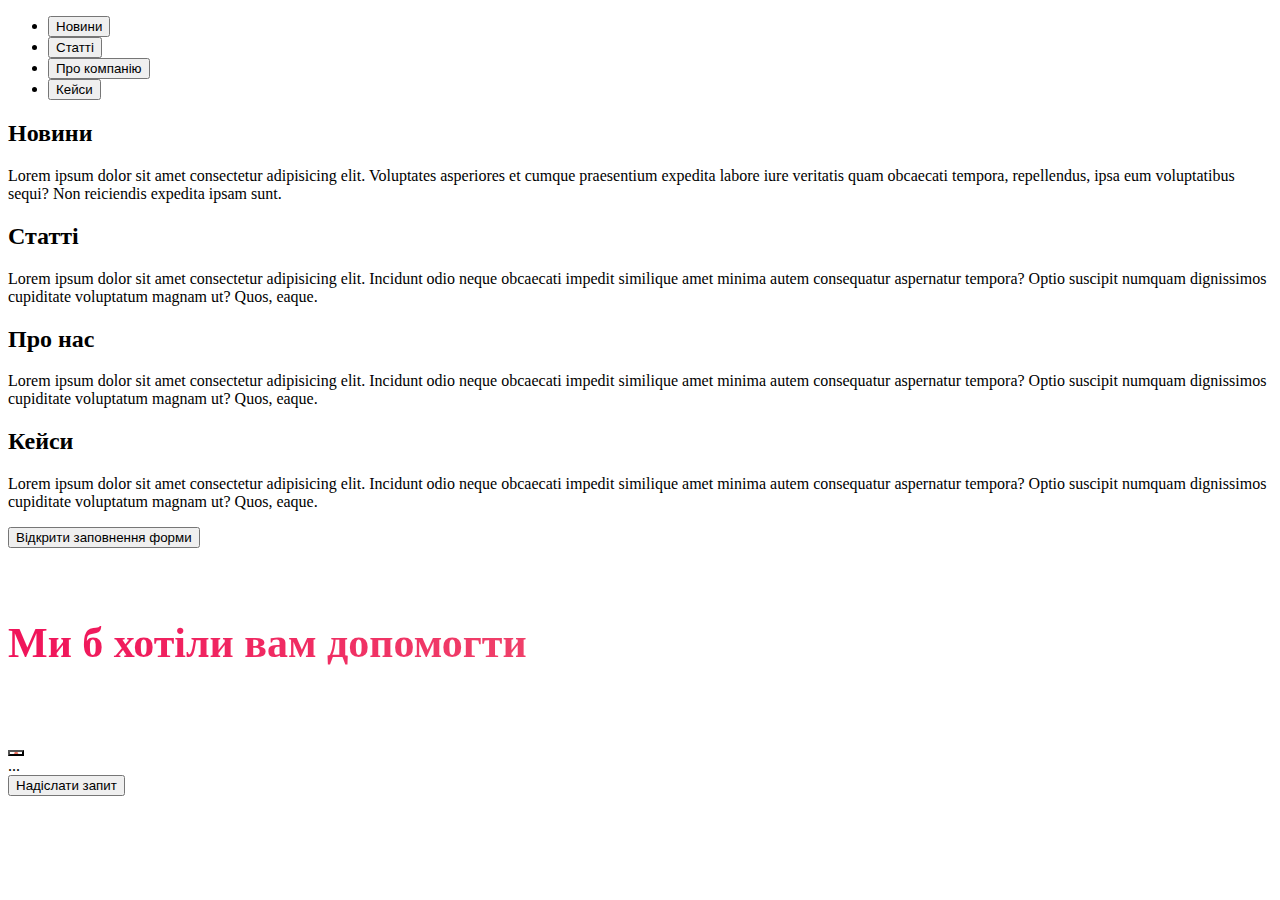
<file: test.html/index.html>
<!DOCTYPE html>
<html lang="en">

<head>
    <meta charset="UTF-8">
    <meta http-equiv="X-UA-Compatible" content="IE=edge">
    <meta name="viewport" content="width=device-width, initial-scale=1.0">
    <link href="https://cdn.jsdelivr.net/npm/bootstrap@5.1.0/dist/css/bootstrap.min.css" rel="stylesheet"
        integrity="sha384-KyZXEAg3QhqLMpG8r+8fhAXLRk2vvoC2f3B09zVXn8CA5QIVfZOJ3BCsw2P0p/We" crossorigin="anonymous">
    <link rel="stylesheet" href="../css/style.css">
    <link rel="stylesheet" href="../css/all.min.css">
    <title>Hlegals</title>
</head>
<body>
    <ul class="nav nav-tabs" id="myTab" role="tablist">
        <li class="nav-item" role="presentation">
          <button class="nav-link active" id="news-tab" data-bs-toggle="tab" data-bs-target="#news" type="button" role="tab" aria-controls="news" aria-selected="true">Новини</button>
        </li>
        <li class="nav-item" role="presentation">
          <button class="nav-link" id="articles-tab" data-bs-toggle="tab" data-bs-target="#articles" type="button" role="tab" aria-controls="articles" aria-selected="false">Статті</button>
        </li>
        <li class="nav-item" role="presentation">
          <button class="nav-link" id="about-tab" data-bs-toggle="tab" data-bs-target="#about" type="button" role="tab" aria-controls="about" aria-selected="false">Про компанію</button>
        </li>
        <li class="nav-item" role="presentation">
            <button class="nav-link" id="cases-tab" data-bs-toggle="tab" data-bs-target="#cases" type="button" role="tab" aria-controls="cases" aria-selected="false">Кейси</button>
          </li>
      </ul>
      <div class="tab-content" id="myTabContent">
        <div class="tab-pane fade show active" id="news" role="tabpanel" aria-labelledby="news-tab">
            <h2>Новини</h2>
            <p>Lorem ipsum dolor sit amet consectetur adipisicing elit. Voluptates asperiores et cumque praesentium expedita labore iure veritatis quam obcaecati tempora, repellendus, ipsa eum voluptatibus sequi? Non reiciendis expedita ipsam sunt.</p>
        </div>
        <div class="tab-pane fade" id="articles" role="tabpanel" aria-labelledby="articles-tab">
            <h2>Статті</h2>
            <p>Lorem ipsum dolor sit amet consectetur adipisicing elit. Incidunt odio neque obcaecati impedit similique amet minima autem consequatur aspernatur tempora? Optio suscipit numquam dignissimos cupiditate voluptatum magnam ut? Quos, eaque.</p>
        </div>
        <div class="tab-pane fade" id="about" role="tabpanel" aria-labelledby="about-tab">
            <h2>Про нас</h2>
            <p>Lorem ipsum dolor sit amet consectetur adipisicing elit. Incidunt odio neque obcaecati impedit similique amet minima autem consequatur aspernatur tempora? Optio suscipit numquam dignissimos cupiditate voluptatum magnam ut? Quos, eaque.</p>
        </div>
        <div class="tab-pane fade" id="cases" role="tabpanel" aria-labelledby="cases-tab">
            <h2>Кейси</h2>
            <p>Lorem ipsum dolor sit amet consectetur adipisicing elit. Incidunt odio neque obcaecati impedit similique amet minima autem consequatur aspernatur tempora? Optio suscipit numquam dignissimos cupiditate voluptatum magnam ut? Quos, eaque.</p>
        </div>
    </div>


    <!-- Button trigger modal -->
<button type="button" class="btn btn-primary" data-bs-toggle="modal" data-bs-target="#contact-modal">
    Відкрити заповнення форми
  </button>
  
  <!-- Modal -->
  <div class="modal fade" id="contact-modal" tabindex="-1" aria-labelledby="contactModalLabel" aria-hidden="true">
    <div class="modal-dialog">
      <div class="modal-content">
        <div class="modal-header">
          <h5 class="modal-title h2" id="contactModalLabel">Ми б хотіли вам допомогти</h5>
          <button type="button" class="btn-close" data-bs-dismiss="modal" aria-label="Close"></button>
        </div>
        <div class="modal-body">
          ...
        </div>
        <div class="modal-footer">
          <!---<button type="button" class="btn btn-secondary" data-bs-dismiss="modal">Close</button> --->
          <button type="button" class="btn btn-primary">Надіслати запит</button>
        </div>
      </div>
    </div>
  </div>

      <script src="https://cdn.jsdelivr.net/npm/bootstrap@5.1.0/dist/js/bootstrap.bundle.min.js"
      integrity="sha384-U1DAWAznBHeqEIlVSCgzq+c9gqGAJn5c/t99JyeKa9xxaYpSvHU5awsuZVVFIhvj" crossorigin="anonymous">
  </script>
</body>
</html>
</file>
<file: css/style.css>
.modal-backdrop{background:#323264}.modal-backdrop.show{opacity:.7}.btn-close{background:transparent url("data:image/svg+xml,%3csvg xmlns='http://www.w3.org/2000/svg' viewBox='0 0 16 16' fill='%23EC6F5D'%3e%3cpath d='M.293.293a1 1 0 011.414 0L8 6.586 14.293.293a1 1 0 111.414 1.414L9.414 8l6.293 6.293a1 1 0 01-1.414 1.414L8 9.414l-6.293 6.293a1 1 0 01-1.414-1.414L6.586 8 .293 1.707a1 1 0 010-1.414z'/%3e%3c/svg%3e") center/1em auto no-repeat}@font-face{font-family:'TT Norms';src:url("../fonts/TTNorms-Bold.woff") format("woff"),url("../fonts/TTNorms-Bold.ttf") format("truetype");font-weight:bold;font-style:normal;font-display:swap}@font-face{font-family:'TT Norms';src:url("../fonts/TTNorms-MediumItalic.woff") format("woff"),url("../fonts/TTNorms-MediumItalic.ttf") format("truetype");font-weight:500;font-style:italic;font-display:swap}@font-face{font-family:'TT Norms';src:url("../fonts/TTNorms-BlackItalic.woff") format("woff"),url("../fonts/TTNorms-BlackItalic.ttf") format("truetype");font-weight:900;font-style:italic;font-display:swap}@font-face{font-family:'TT Norms';src:url("../fonts/TTNorms-Italic.woff") format("woff"),url("../fonts/TTNorms-Italic.ttf") format("truetype");font-weight:normal;font-style:italic;font-display:swap}@font-face{font-family:'TT Norms';src:url("../fonts/TTNorms-Regular.woff") format("woff"),url("../fonts/TTNorms-Regular.ttf") format("truetype");font-weight:normal;font-style:normal;font-display:swap}@font-face{font-family:'TT Norms';src:url("../fonts/TTNorms-Medium.woff") format("woff"),url("../fonts/TTNorms-Medium.ttf") format("truetype");font-weight:500;font-style:normal;font-display:swap}.intro-sect{background:linear-gradient(42.01deg, #323264 14.33%, #323264 51.39%, #7A425E 87.53%);padding:100px 0}.navbar-absolute{position:absolute;width:100%;top:40px;z-index:3}.navbar-light .navbar-nav .nav-link{color:white;font-weight:700}.navbar-nav{margin-top:-30px}@media (max-width: 992px){.navbar-nav{margin-top:10px;background-color:white}}.sho-bg{background:linear-gradient(228.57deg, #323264 11.93%, #323264 72.17%, #643E72 100.46%);border-radius:0 0 15px 15px}.sho-icon{margin-bottom:10px}.custom-conteiner{max-width:1440px}.sho-pos{font-family:'TT Norms';font-size:14px;line-height:17px;letter-spacing:1px;margin-bottom:3px;text-transform:uppercase;color:#FFFFFF;opacity:0.5}.sho-pos::after{content:"";background-image:url(../img/vector-2.svg);width:10px;height:10px;background-size:contain;background-repeat:no-repeat;display:inline-block}.sho-h2{font-family:'TT Norms', sans-serif;font-size:42px;line-height:50px;background:linear-gradient(45deg, #f0145a 5%, #ef8080 40%);-webkit-background-clip:text;-webkit-text-fill-color:transparent;margin-bottom:68px}.sho-h6{font-family:'TT Norms', sans-serif;color:#24A3FF;font-size:24px;line-height:28px}.sho-p{font-family:'TT Norms', sans-serif;color:#FFFFFF;font-size:18px;line-height:26px}.navbar>.navbar-flex{display:flex;flex-wrap:wrap}.navbar-brand{order:1}.navbar-top-line{order:2;width:calc(100% - 400px);margin:-30px 0 0 auto;justify-content:flex-end;display:flex;list-style:none}.navbar-top-line .fa-facebook{color:white;font-size:24px}.navbar-top-line-item{color:white;margin:0 10px}.navbar-top-line-item:last-of-type{margin-right:0}.navbar-toggler{border:0}.navbar-light .navbar-toggler-icon{background-image:url("data:image/svg+xml,%3csvg xmlns='http://www.w3.org/2000/svg' viewBox='0 0 30 30'%3e%3cpath stroke='rgba%28255, 255, 255, 1%29' stroke-linecap='round' stroke-miterlimit='10' stroke-width='2' d='M4 7h22M4 15h22M4 23h22'/%3e%3c/svg%3e")}.navbar-top-line-item a{color:white;text-decoration:none;padding:5px 7px;font-weight:700}.navbar-collapse{order:3}.navbar-brand-additional{font-size:38px;color:#323264;line-height:1}@media (max-width: 1280px){.navbar-brand-additional{font-size:20px;margin-top:5px}}.navbar-brand-additional:before,.navbar-brand-additional::after{content:"";background-image:url(../img/slash.svg);background-size:contain;background-repeat:no-repeat;height:46px;width:21px;display:inline-block;vertical-align:middle;margin-right:-10px}@media (max-width: 1280px){.navbar-brand-additional:before,.navbar-brand-additional::after{height:30px;width:15px;margin-right:-5px}}.navbar-brand-additional::after{background-image:url(../img/symbol-slash.svg);width:41px;margin-right:0;margin-left:-10px}@media (max-width: 1280px){.navbar-brand-additional::after{width:25px;margin-left:-5px}}.navbar-top-line-lang .active{background-color:#F0145A;border-radius:8px}.home-h1{width:500px;font-size:38px;text-align:center;color:white;font-weight:500;margin:auto;position:absolute;z-index:2;top:50%;left:50%;transform:translate(-50%, -50%)}.intro-main-text{position:relative;width:700px;height:700px;margin:auto;background-image:url(../img/pattern-Splash.svg);background-size:contain;background-position:center;background-repeat:no-repeat}.intro-main-text .intro-main-logo{position:absolute;z-index:1;position:absolute;top:50%;left:50%;transform:translate(-50%, -50%)}.intro-scroll-down{display:flex;margin:auto;cursor:pointer}.vert-left{min-width:45%;text-align:right}.vert-right{min-width:55%;max-height:320px}.vert-right .swiper-slide{display:flex;flex-direction:column;justify-content:center;max-height:320px}.vert-slider-content{padding:40px}.vert-slider-heading{font-size:32px;margin-bottom:20px}.vert-slider-container{max-height:320px;overflow:hidden;display:flex;align-items:center;margin-top:40px}.vert-slider-container p{color:white}.mySwiper2 .h2{cursor:pointer;user-select:none}@media (max-width: 992px){.navbar-top-line{width:100%;margin:0 0 20px 0;justify-content:space-between;order:initial;padding:0}.navbar-top-line-item:nth-of-type(2),.navbar-top-line-item:nth-of-type(4){display:none}.navbar-brand{order:initial}.navbar-top-line-item{margin:0}}.team-h2{font-family:'TT Norms', sans-serif;font-weight:bold;font-size:42px;line-height:50px;background:linear-gradient(45deg, #f0145a 5%, #ef8080 40%);-webkit-background-clip:text;-webkit-text-fill-color:transparent;max-width:60%;margin:auto;margin-bottom:80px}.team-h6{font-family:TT Norms;color:#323264;margin-top:20px}.team-p{font-family:TT  Norms;color:lightgray}.team-con{position:relative}.team-con .team-img{position:absolute;max-width:100%;right:0;bottom:0}.team-imgs{width:100%}.team-sect{margin:40px 0 80px}.carousel-team-slide{display:flex;align-items:flex-start;background:#F5F5FA;border-radius:12px}.carousel-team-text{padding:40px}.carousel-team-subheading{color:#24A3FF;font-weight:bold;font-size:14px;letter-spacing:1px;text-transform:uppercase;margin-bottom:0}.carousel-team-subheading::after{content:"";background-image:url(../img/team-link-arrow.svg);width:12px;height:12px;display:inline-block;background-position:center;background-repeat:no-repeat;background-size:contain;margin-left:7px}.carousel-team-heading,.h2{font-weight:bold;font-size:42px;background-image:linear-gradient(90.13deg, #F0145A .84%, #EF8080 99.96%);background-image:conic-gradient(90.13deg, #F0145A .84%, #EF8080 99.96%);background-size:100%;background-clip:text;-webkit-background-clip:text;-moz-background-clip:text;-webkit-text-fill-color:transparent;-moz-text-fill-color:transparent;line-height:1.2}@media (max-width: 992px){.carousel-team-heading,.h2{font-size:32px}}.carousel-team-name{font-size:18px;color:#B3B3BA;margin-bottom:5px}.carousel-team-role{color:#B3B3BA;margin-top:5px}.carousel-indicators{bottom:-60px}.carousel-indicators [data-bs-target]{background-color:#24A3FF;opacity:.2;width:16px;height:16px;border-radius:50%;margin:0 7px}.carousel-indicators .active{opacity:1}.second-page .navbar{position:static;margin:50px 0 80px}.second-page .navbar-light .navbar-toggler-icon{background-image:url("data:image/svg+xml,%3csvg xmlns='http://www.w3.org/2000/svg' viewBox='0 0 30 30'%3e%3cpath stroke='rgba%280, 0, 0, 1%29' stroke-linecap='round' stroke-miterlimit='10' stroke-width='2' d='M4 7h22M4 15h22M4 23h22'/%3e%3c/svg%3e")}@media (max-width: 1280px){.second-page .navbar-top-line{width:calc(100% - 300px)}}@media (max-width: 992px){.second-page .navbar-top-line{width:100%}}.second-page .navbar-brand{display:flex;align-items:flex-start}.second-page .navbar-light .navbar-nav .nav-link{color:#24A3FF;padding:0;margin:0 10px}.second-page .navbar-nav .active .nav-link{color:#F0145A;border-bottom:2px solid #F0145A}.second-page .navbar-top-line-item,.second-page .navbar-top-line-item a,.second-page .navbar-top-line .fa-facebook{color:#B3B3BA}.second-page .navbar-top-line-item.active,.second-page .navbar-top-line-item a.active,.second-page .navbar-top-line .fa-facebook.active{color:white}.m-conteiner{max-width:1070px;margin:0 auto}@media (max-width: 945px){.m-conteiner{max-width:90%}}.roww{display:flex}@media (max-width: 945px){.roww{flex-direction:column}}.mem-img-w{max-width:40%}@media (max-width: 945px){.mem-img-w{margin:0 auto;max-width:100%;margin-bottom:20px}.mem-img-w .mem-img{max-width:100%}}.mem-text{max-width:60%;margin-left:45px}@media (max-width: 945px){.mem-text{margin:0 auto;max-width:100%;margin-left:0}}.mem-h2{font-family:'TT Norms', sans-serif;font-size:42px;line-height:50px;font-weight:700;background:linear-gradient(90.13deg, #F0145A .84%, #EF8080 99.96%);-webkit-background-clip:text;-webkit-text-fill-color:transparent}.mem-p{font-family:TT  Norms;color:lightgray;padding-bottom:20px;border-bottom:4px solid #E6E6F0;margin-bottom:60px}@media (max-width: 488px){.mem-p{padding-right:170px}}@media (max-width: 360px){.mem-p{padding-right:120px}}.mem-link{text-decoration:none;color:#24A3FF}@media (max-width: 488px){.m-l2{padding-right:170px}}@media (max-width: 360px){.m-l2{padding-right:120px}}.mem-dot{padding:0 10px 0 10px}@media (max-width: 488px){.mem-dot{display:none}}.m-n{max-width:100%}.mem-h5{font-family:'TT Norms';font-size:14px;line-height:17px;color:#323264;letter-spacing:1px;text-transform:uppercase;font-weight:700;margin-top:40px}@media (max-width: 487px){.mem-col{flex-direction:column}}@media (max-width: 992px){.carousel-team-text-info{display:flex}}.contacts{display:flex;justify-content:space-around;margin-bottom:60px}@media (max-width: 992px){.contacts{flex-direction:column;align-items:center;margin-top:-30px}}.contacts .lin-contacts{width:30%;padding-top:8%}@media (max-width: 992px){.contacts .lin-contacts{width:50%;padding-top:0;margin-bottom:20px}}@media (max-width: 660px){.contacts .lin-contacts{width:90%}}.contacts .lin-contacts .contacts-border{border-bottom:4px solid #E6E6F0}.contacts .lin-contacts .contacts-border .contacts-text{margin-bottom:-3px;color:#323264;font-size:20px;line-height:25px;font-weight:400}@media (max-width: 660px){.contacts .lin-contacts .contacts-border .contacts-text{font-weight:700}}.contacts .lin-contacts .contacts-border .contacts-text-2{color:#323264;font-size:20px;line-height:25px;font-weight:400}.contacts .lin-contacts .contacts-number{margin-top:40px;color:#46466E;margin-bottom:20px;font-weight:500}.contacts .lin-contacts .con-link{font-weight:400;text-decoration:none;color:#24A3FF;font-size:16px}.contacts .lin-contacts .contacts-fa-border{border-top:4px solid #E6E6F0;margin-top:40px}.contacts .lin-contacts .contacts-fa-border .fa-contacts{color:#24A3FF;font-size:34px;transform:translateY(22%)}.contacts .lin-contacts .contacts-fa-border .con-link-n{font-weight:600}.contacts .contacts-form{background-color:#F5F5FA;border-radius:15px;padding:20px;width:40%}@media (max-width: 992px){.contacts .contacts-form{width:50%}}@media (max-width: 660px){.contacts .contacts-form{width:104%;border-radius:0}}@media (max-width: 660px){.contacts .contacts-form{width:108%;border-radius:0}}.contacts .contacts-form .h4-text{font-size:28px}@media (max-width: 660px){.contacts .contacts-form .h4-text{font-size:24px}}@media (max-width: 365px){.contacts .contacts-form .h4-text{font-size:20px}}.contacts .contacts-form .form-cl{text-align:center}.contacts .contacts-form .form-cl input{border:none;border-radius:10px;width:100%;margin:20px 0 20px 0;padding:5px 0 5px 0;box-shadow:0 0 15px 4px rgba(0,0,0,0.06)}.contacts .contacts-form .form-cl input:nth-child(4){margin-bottom:0}@media (max-width: 660px){.contacts .contacts-form .form-cl input:nth-child(4){margin-bottom:-20px}}.contacts .contacts-form .form-cl textarea{border:none;border-radius:10px;resize:none;width:100%;box-shadow:0 0 15px 4px rgba(0,0,0,0.06)}.contacts .contacts-form .form-cl .form-p{margin-bottom:-10px;margin-top:8px;color:#B3B3BA;font-weight:500;text-align:left}.contacts .contacts-form .form-cl input::placeholder{color:#B3B3BA;padding-left:10px}.contacts .contacts-form .form-cl textarea::placeholder{color:#B3B3BA;padding-left:6px}.contacts .contacts-form .form-cl .form-btn{border:none;background-color:#24A3FF;color:white;font-size:14px;font-weight:500;padding:10px 40px 10px 40px;border-radius:10px;box-shadow:0 0 10px 0 #48b3ff}.carousel-team-img-small{display:none}@media (max-width: 992px){.carousel-team-img-small{display:block;margin-right:10px}}@media (max-width: 992px){.carousel-team-img{display:none}}.logo-container{display:grid;grid-template-columns:repeat(4, 1fr);max-width:1440px;margin:auto}@media (max-width: 768px){.logo-container{grid-template-columns:repeat(3, 1fr)}}@media (max-width: 576px){.logo-container{grid-template-columns:repeat(2, 1fr)}}@media (max-width: 400px){.logo-container{grid-template-columns:repeat(1, 1fr)}}.logo-sect-img{width:100%}.achivement-sect{background-color:#F5F5FA;padding:1px 0 50px}.cases-sect-subheading{background-color:#F5F5FA;padding:20px;border-radius:12px 12px 0 0}.section-subheading{font-weight:bold;font-size:14px;color:#F0145A;letter-spacing:1px;text-transform:uppercase;margin-bottom:0}.cases-sect-cards{display:flex;flex-wrap:wrap;gap:2px;margin-top:2px;border-radius:0 0 12px 12px}.cases-sect-cards .cases-card-item{background-color:#F5F5FA;flex-grow:1;display:flex;justify-content:flex-end;flex-direction:column;padding:20px;flex-basis:33%}.cases-sect-cards .cases-card-item-link{color:#686887;font-size:24px;text-decoration:none}.cases-sect-cards .cases-card-item-company{color:#B3B3BA;font-size:18px;margin:20px 0 0}.cases-sect-cards .cases-card-item:nth-of-type(4){flex-basis:25%}.cases-sect-cards .cases-card-item:nth-of-type(5){flex-basis:35%}.cases-sect-cards .cases-card-item:nth-of-type(6){flex-basis:39%}@media (max-width: 576px){.cases-sect-cards .cases-card-item,.cases-sect-cards .cases-card-item:nth-of-type(4),.cases-sect-cards .cases-card-item:nth-of-type(5),.cases-sect-cards .cases-card-item:nth-of-type(6){flex-basis:100%}}.section-heading{text-transform:uppercase;color:#323264;letter-spacing:1px;font-size:14px;text-align:center;font-weight:bold;margin:30px 0}.achivement-slider{max-width:1320px}.achivement-slider .swiper-wrapper{padding-bottom:30px}.achivement-slider .swiper-pagination{bottom:-5px}.achivement-slider .swiper-pagination .swiper-pagination-bullet{width:16px;height:16px;margin:0 8px;background:#24A3FF;opacity:.2}.achivement-slider .swiper-pagination .swiper-pagination-bullet-active{opacity:1}.bg-con{background:#F5F5FA}.bg-bord{border-top:4px solid #E6E6F0}.achivement-item{background-color:white;border-radius:12px;text-align:center;padding:25px}.about-achiev-point{margin-bottom:40px}.about-achiev-point .about-achiev-point-top{display:flex;align-items:center}.about-achiev-point .about-achiev-point-top .about-achiev-point-img{margin-right:10px}.about-achiev-point .about-achiev-point-top .about-achiev-point-heading{margin-bottom:0;font-weight:bold;font-size:42px;background-image:linear-gradient(90.13deg, #F0145A .84%, #EF8080 99.96%);background-image:conic-gradient(90.13deg, #F0145A .84%, #EF8080 99.96%);background-size:100%;background-clip:text;-webkit-background-clip:text;-moz-background-clip:text;-webkit-text-fill-color:transparent;-moz-text-fill-color:transparent;line-height:1.2}@media (max-width: 992px){.about-achiev-point .about-achiev-point-top .about-achiev-point-heading{font-size:32px}}.about-photo{display:block;margin:100px auto;max-width:100%}.nav-st-top{position:static;margin:20px 0 40px}.active-2{color:#ffffff;border-bottom:2px solid #ffffff}.sho-bg2{padding-top:50px;border-radius:0 0 15px 15px;position:relative}.sho-bg2::after{content:"";background-image:url(../img/bg-for-bg-shadow.svg);width:98%;height:25%;background-size:contain;background-repeat:no-repeat;display:inline-block;position:absolute;transform:translateX(1%)}.cases-sect2{margin-top:40px}.it-bg{background-image:url(../img/it-background.jpg);background-repeat:no-repeat;background-size:100%;margin-top:-70px;padding-top:50px}.it-el{text-align:center;width:55%;margin:0 auto}@media (max-width: 400px){.it-el{width:95%;text-align:left}}.it-p{color:white}.it-con{max-width:85%;margin:0 auto;border-top:4px solid #B3B3BA;margin-top:80px;padding-top:20px;padding-bottom:80px}.it-link{text-decoration:none;font-weight:500;color:#24A3FF}.it-link::after{content:"";background-image:url(../img/it-arrow.svg);width:12px;height:12px;display:inline-block;background-position:center;background-repeat:no-repeat;background-size:contain;transform:translateY(15%)}.it-link:hover{color:#24A3FF}.it-pos{display:flex}@media (max-width: 550px){.it-pos{flex-direction:column}}.it-pos .spis{max-width:50%;margin:0 auto}@media (max-width: 550px){.it-pos .spis{max-width:95%}}.it-pos .spis ul>li{margin:15px 0 15px 0}.it-pos .spis ul>li::marker{color:#F0145A}.it-h5{color:white;font-size:18px}.it-img{margin-bottom:20px}@media (max-width: 400px){.btn-cn{text-align:center}}.it-btn{border:none;background-color:#24A3FF;color:white;font-size:14px;font-weight:500;padding:10px 40px 10px 40px;border-radius:10px;box-shadow:0 0 10px 0 #48b3ff;margin-top:30px}.publications-sect2{margin-top:30px;border-radius:15px 15px 0 0;margin-bottom:-150px}.publications-sect{padding-bottom:200px;background-color:#F5F5FA;padding-top:40px}.publications-container{height:750px;overflow:hidden;position:relative;padding-top:40px}.publications-container::after{content:"";display:block;position:absolute;bottom:0;width:100%;height:200px;background:linear-gradient(180deg, rgba(255,255,255,0) 0%, #fff 100%)}.publications-open{height:auto}.publications-open::after{display:none}.publication-item-heading{color:#24A3FF;font-size:18px;display:block;margin-bottom:10px;text-decoration:none}.publication-item-date{color:#B3B3BA;text-transform:uppercase;display:block;font-size:12px;font-weight:700}.publication-item-top{padding-bottom:20px;border-bottom:4px solid #E6E6f0;margin-bottom:20px}.publication-item-img{width:100%;border-radius:8px 8px}.publication-item{background-color:white;border-radius:8px;margin-bottom:40px}.publication-item-text{padding:20px}.publication-item-text p{margin-bottom:0}@media (max-width: 994px){.publication-item-text{color:black}}.publication-entry-item-text{margin-bottom:-20px}.publications-more{background:#24A3FF;border:0;border-radius:12px;color:white;padding:16px;font-size:14px;font-weight:700;position:absolute;bottom:20px;left:50%;transform:translateX(-50%);z-index:1}.public-sect-for-public-page{margin-bottom:40px}.publication-page .navbar-brand-additional:before,.publication-page .navbar-brand-additional::after{content:"";background-image:url(../img/slash.svg);background-size:contain;background-repeat:no-repeat;height:46px;width:21px;display:inline-block;vertical-align:middle;margin-right:-17px}@media (max-width: 1280px){.publication-page .navbar-brand-additional:before,.publication-page .navbar-brand-additional::after{height:30px;width:15px;margin-right:-8px}}.publication-page .navbar-brand-additional::after{background-image:url(../img/symbol-slash.svg);width:41px;margin-right:0;margin-left:-17px}@media (max-width: 1280px){.publication-page .navbar-brand-additional::after{width:25px;margin-left:-8px}}.publication-page .publications-container{height:2200px;overflow:hidden;position:relative;padding-top:40px}@media (max-width: 767px){.publication-page .publications-container{height:100%}}.publication-page .publications-container::after{opacity:0}.publication-page .pub-nav-txt{border-radius:15px}.publication-page .public-nav{margin:0 auto}.publication-page .public-nav .nav-tabs{border:none}.publication-page .public-nav .nav-tabs .nav-link.active{color:#323264;background-color:white;border:none;font-weight:500}.publication-page .public-nav .nav{justify-content:center}.publication-page .public-nav .nav .nav-link .active{border:none;border-radius:20px;color:#323264}.publication-page .pub-nav-txt{color:#323264;font-weight:500}.pub-nav-bg{background-color:#E6E6F0;border-radius:12px;display:flex;padding:2px;max-width:200px;margin:0 auto}.publication-entry-page .navbar-brand-additional:before,.publication-entry-page .navbar-brand-additional::after{content:"";background-image:url(../img/slash.svg);background-size:contain;background-repeat:no-repeat;height:46px;width:21px;display:inline-block;vertical-align:middle;margin-right:-17px}@media (max-width: 1280px){.publication-entry-page .navbar-brand-additional:before,.publication-entry-page .navbar-brand-additional::after{height:30px;width:15px;margin-right:-8px}}.publication-entry-page .navbar-brand-additional::after{background-image:url(../img/symbol-slash.svg);width:41px;margin-right:0;margin-left:-17px}@media (max-width: 1280px){.publication-entry-page .navbar-brand-additional::after{width:25px;margin-left:-8px}}.custom-conteiner-fo-pub{max-width:920px;margin:0 auto}.publication-entry-item-heading{font-size:24px;color:#323264;font-weight:500;margin-top:20px}.publication-entry-item-date{margin-bottom:20px}.publication-entry-text{padding:20px}.publication-entry-text ol>li::marker{color:#F0145A;font-weight:500}.publication-entry-h2{font-weight:700}.pub-entry-p{color:#46466E;font-size:24px;font-weight:500}.publication-entry-rek{text-align:center}.publication-entry-rek-p{color:#B3B3BA}.publication-entry-border{border-bottom:4px solid #E6E6F0}.pub-entry-img{max-width:100%}@media (max-width: 1000px){.publication-entry-text-for-h2{padding:20px}}@media (max-width: 400px){.pub-en-links{text-align:center}}.pub-en-links .pub-en-link-bg1{background-color:#F5F5FA;background-image:url(../img/publication-entry-facebook.svg);width:40px;height:40px;background-size:contain;background-repeat:no-repeat;display:inline-block;border:10px solid #F5F5FA;border-radius:10px;margin-top:20px}.pub-en-links .pub-en-link-bg2{background-color:#F5F5FA;background-image:url(../img/publication-entry-telega.svg);width:40px;height:40px;background-size:contain;background-repeat:no-repeat;display:inline-block;border:10px solid #F5F5FA;border-radius:10px;margin-top:20px}.pub-en-links .pub-en-link-bg3{background-color:#F5F5FA;background-image:url(../img/publication-entry-lin.svg);width:40px;height:40px;background-size:contain;background-repeat:no-repeat;display:inline-block;border:10px solid #F5F5FA;border-radius:10px;margin-top:20px}.bor{margin-top:30px;border-top:3px solid #e6e5e5}@media (max-width: 767px){.bor{text-align:center}}.bor-for-all{margin-top:30px}@media (max-width: 767px){.bor-for-all{text-align:center}}.face .fa-facebook{font-size:34px;color:#24A3FF;background-color:#F5F5FA;transform:translateY(-22%)}.face .odes{font-family:TT Norms;font-style:normal;font-weight:500;font-size:14px;line-height:19px;color:#323264;margin:32px 0 31px 0}@media (max-width: 767px){.face .odes{margin:32px 0 0 0}}.face .tel{font-family:TT Norms;font-style:normal;font-weight:bold;font-size:16px;line-height:19px;color:#46466E}.face .face-col{display:flex}@media (max-width: 767px){.face .face-col{flex-direction:column}}.face .od-col{display:flex}@media (max-width: 767px){.face .od-col{flex-direction:column}}.w-tov{margin-top:32px}@media (max-width: 767px){.w-tov{margin-top:20px}}.w-tov .tov{font-family:TT Norms;font-style:normal;font-weight:normal;font-size:14px;line-height:19px;color:#B3B3BA}.dot1{padding:0 10px 0 30px}@media (max-width: 767px){.dot1{display:none}}.dot{padding:0 10px 0 10px}@media (max-width: 767px){.dot{display:none}}.dot2{transform:translateY(-8%);padding:0 5px 0 15px}@media (max-width: 767px){.dot2{display:none}}.dot3{transform:translateY(-20%)}@media (max-width: 767px){.dot3{display:none}}.link{text-decoration:none;color:#24A3FF;font-weight:700;font-size:16px;line-height:19px}.link1{margin:30px 0 31px 0}@media (max-width: 767px){.link1{margin:5px 0 25px 0}}@media (max-width: 590px){.team-h2{font-weight:bold;max-width:100%;font-size:40px;line-height:44px;margin-bottom:50px}}@media (max-width: 490px){.fleks{display:flex;flex-direction:row}.team-imgs{border-radius:12px}.team-img{left:0;bottom:0;padding-left:20px}.j-c{align-items:flex-end;margin-bottom:20px}.m-w{max-width:50%}.team-h6{padding-left:20px}.team-p{margin-bottom:40px;padding-left:20px}.e-b{max-width:100%}}@media (max-width: 360px){.team-h2{font-weight:bold;max-width:100%;font-size:32px;line-height:38px}.team-h6{font-size:16px;padding-left:20px}.team-p{margin-bottom:40px;font-size:14px;padding-left:20px}}@media (max-width: 992px){.navbar-top-line-item a{color:#b3b3ba;font-weight:700}.active{color:white}.navbar-nav{margin-top:10px}}
</file>
